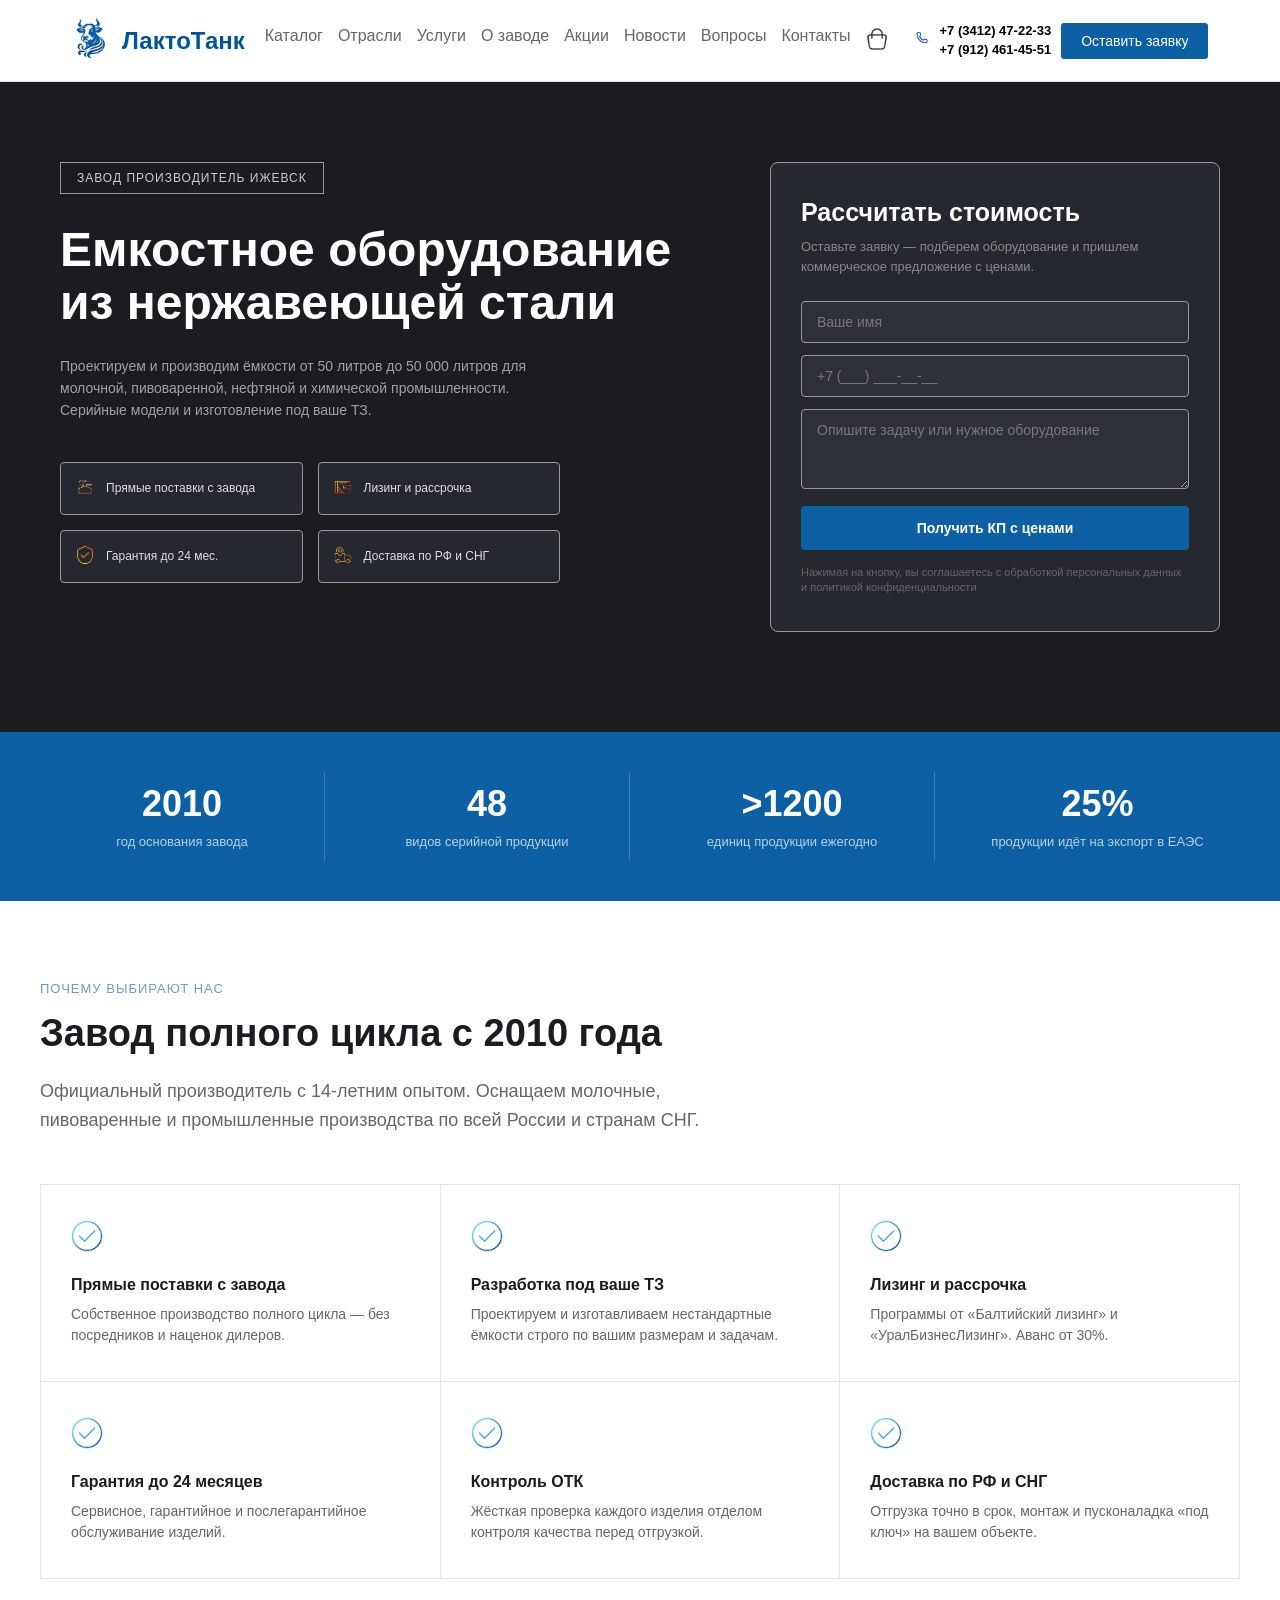
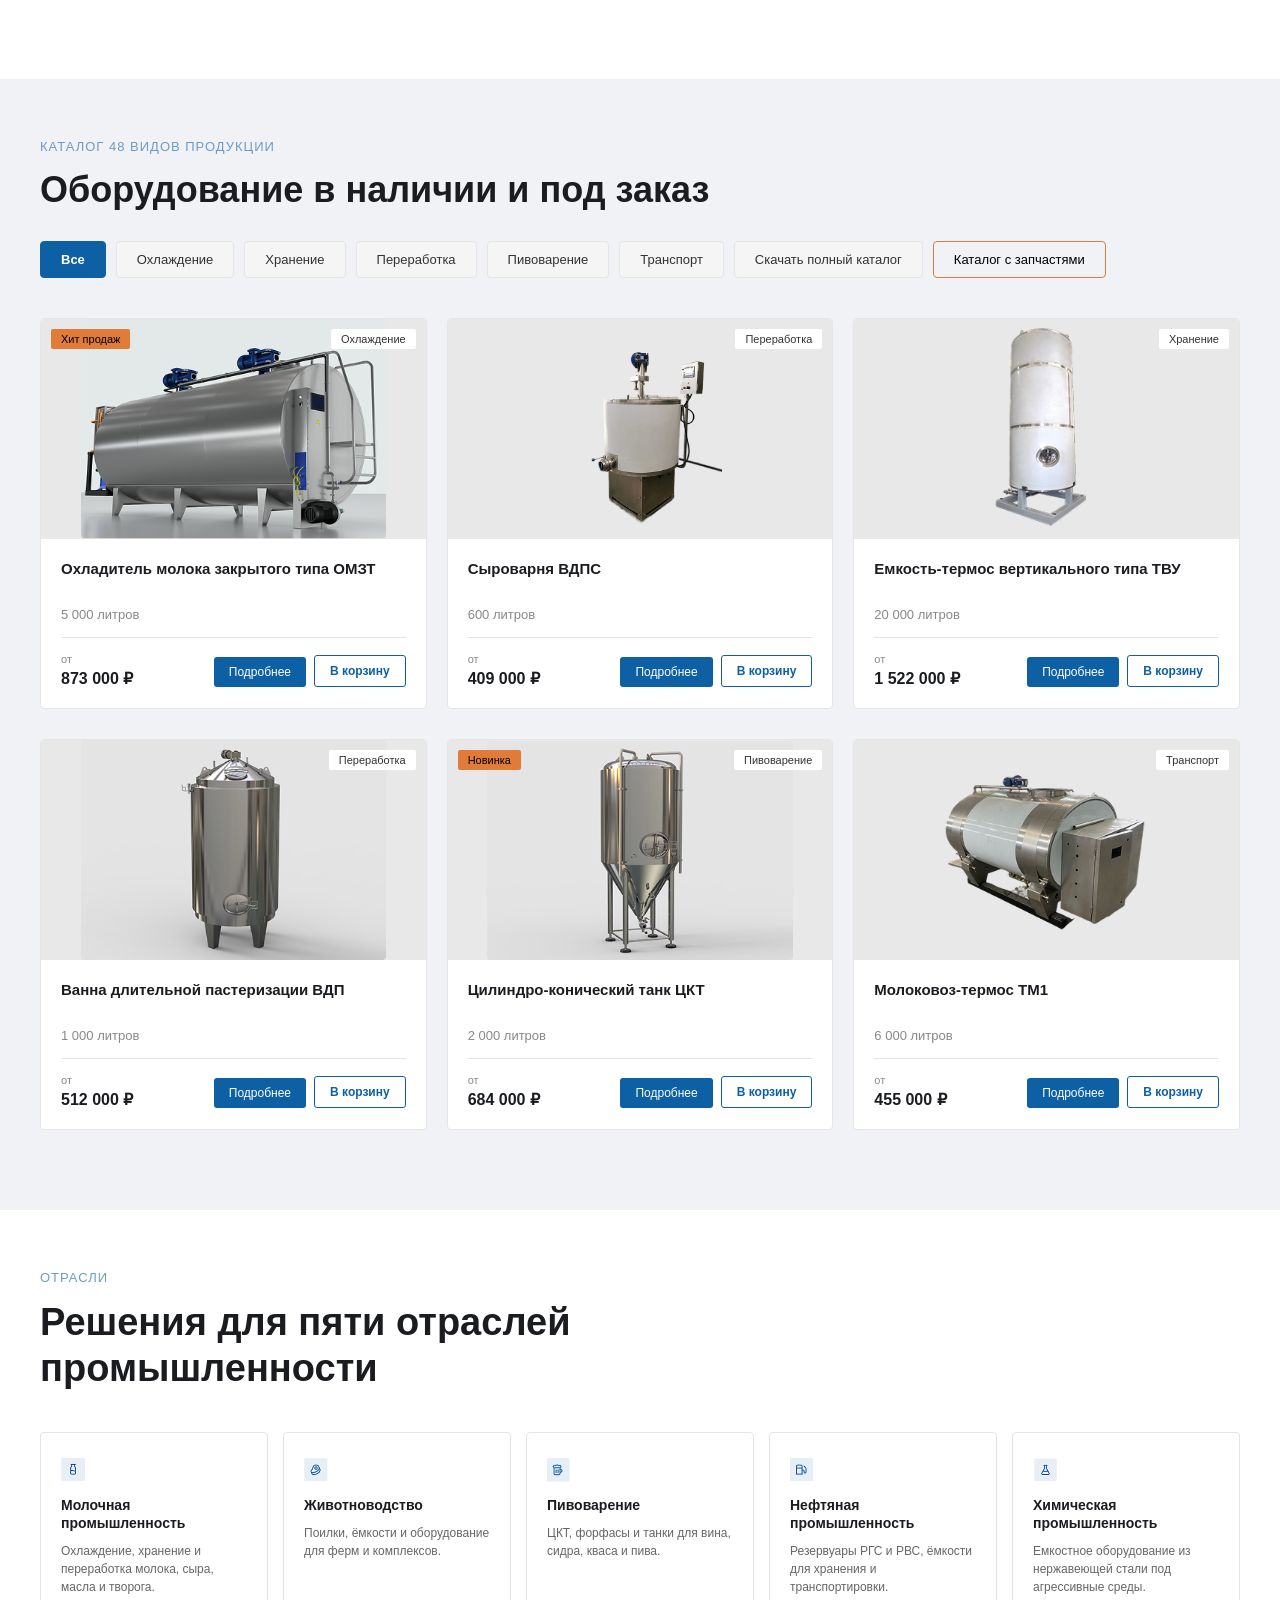
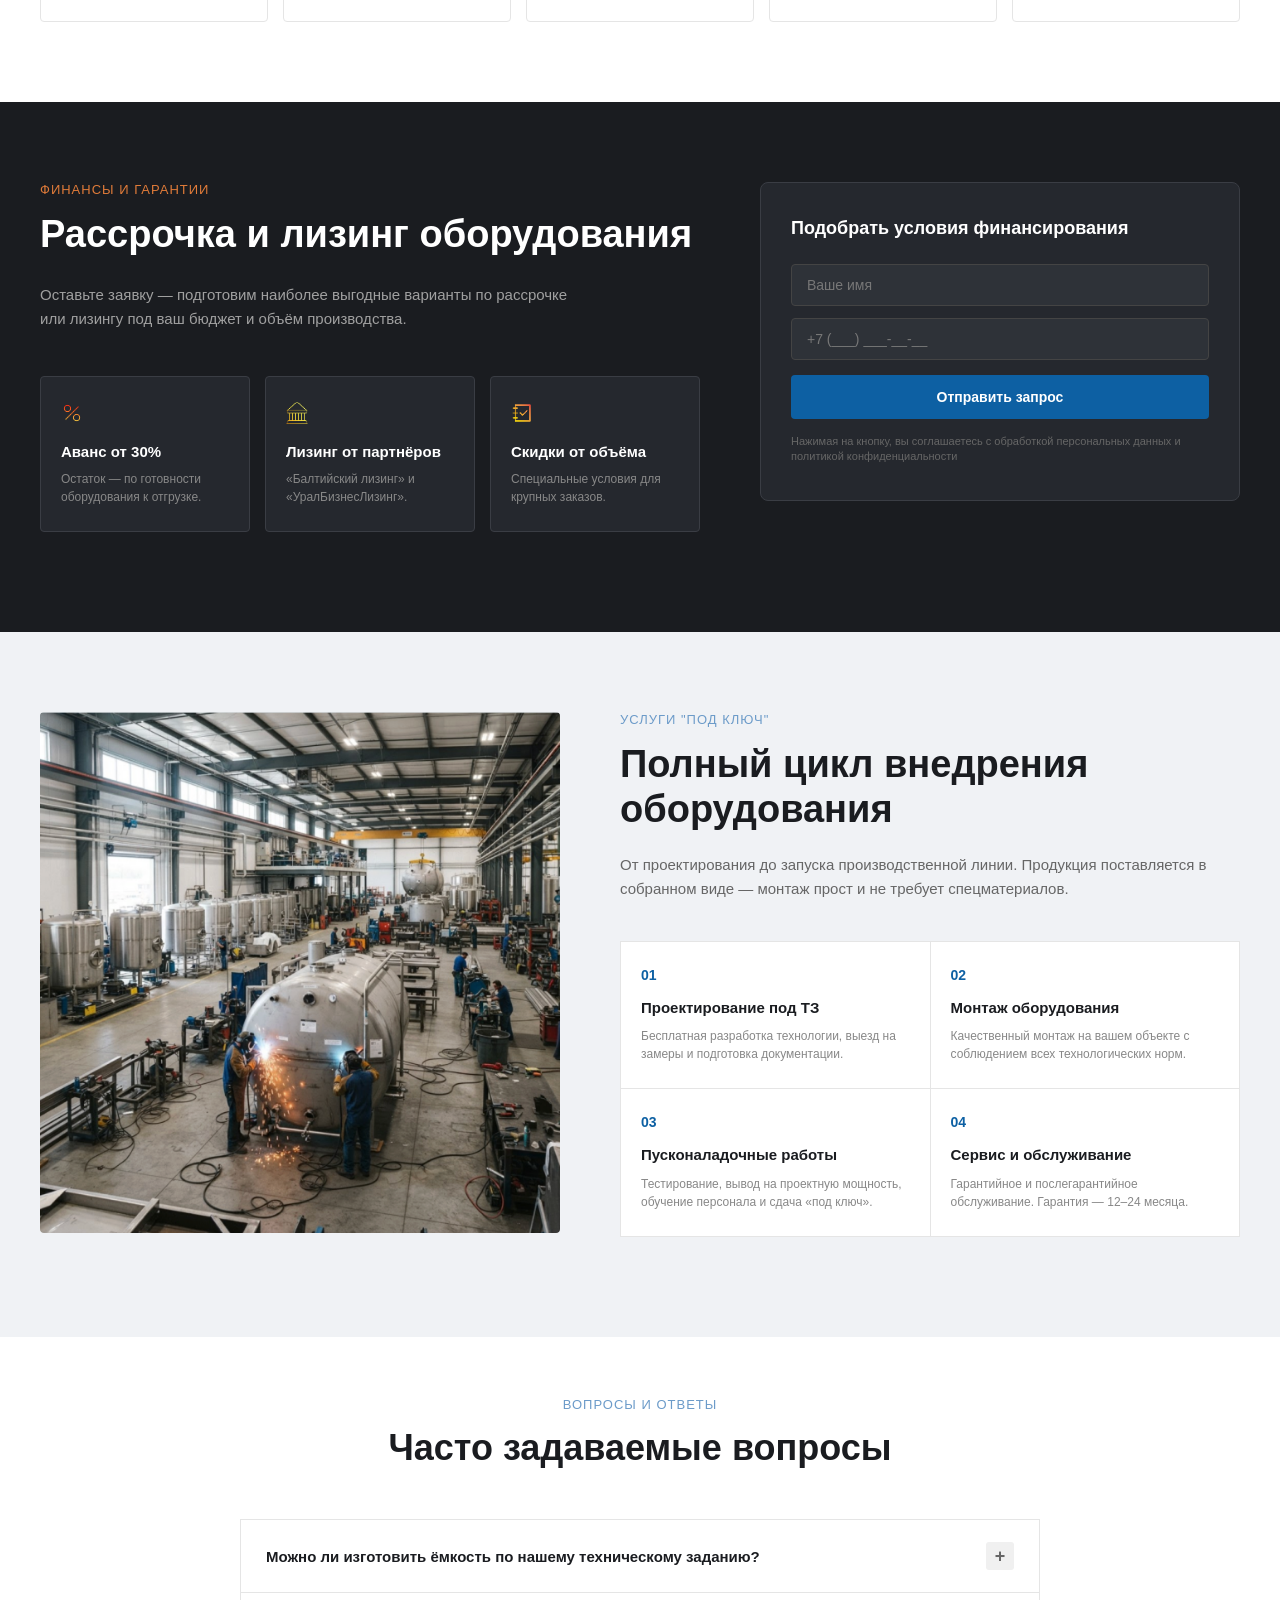
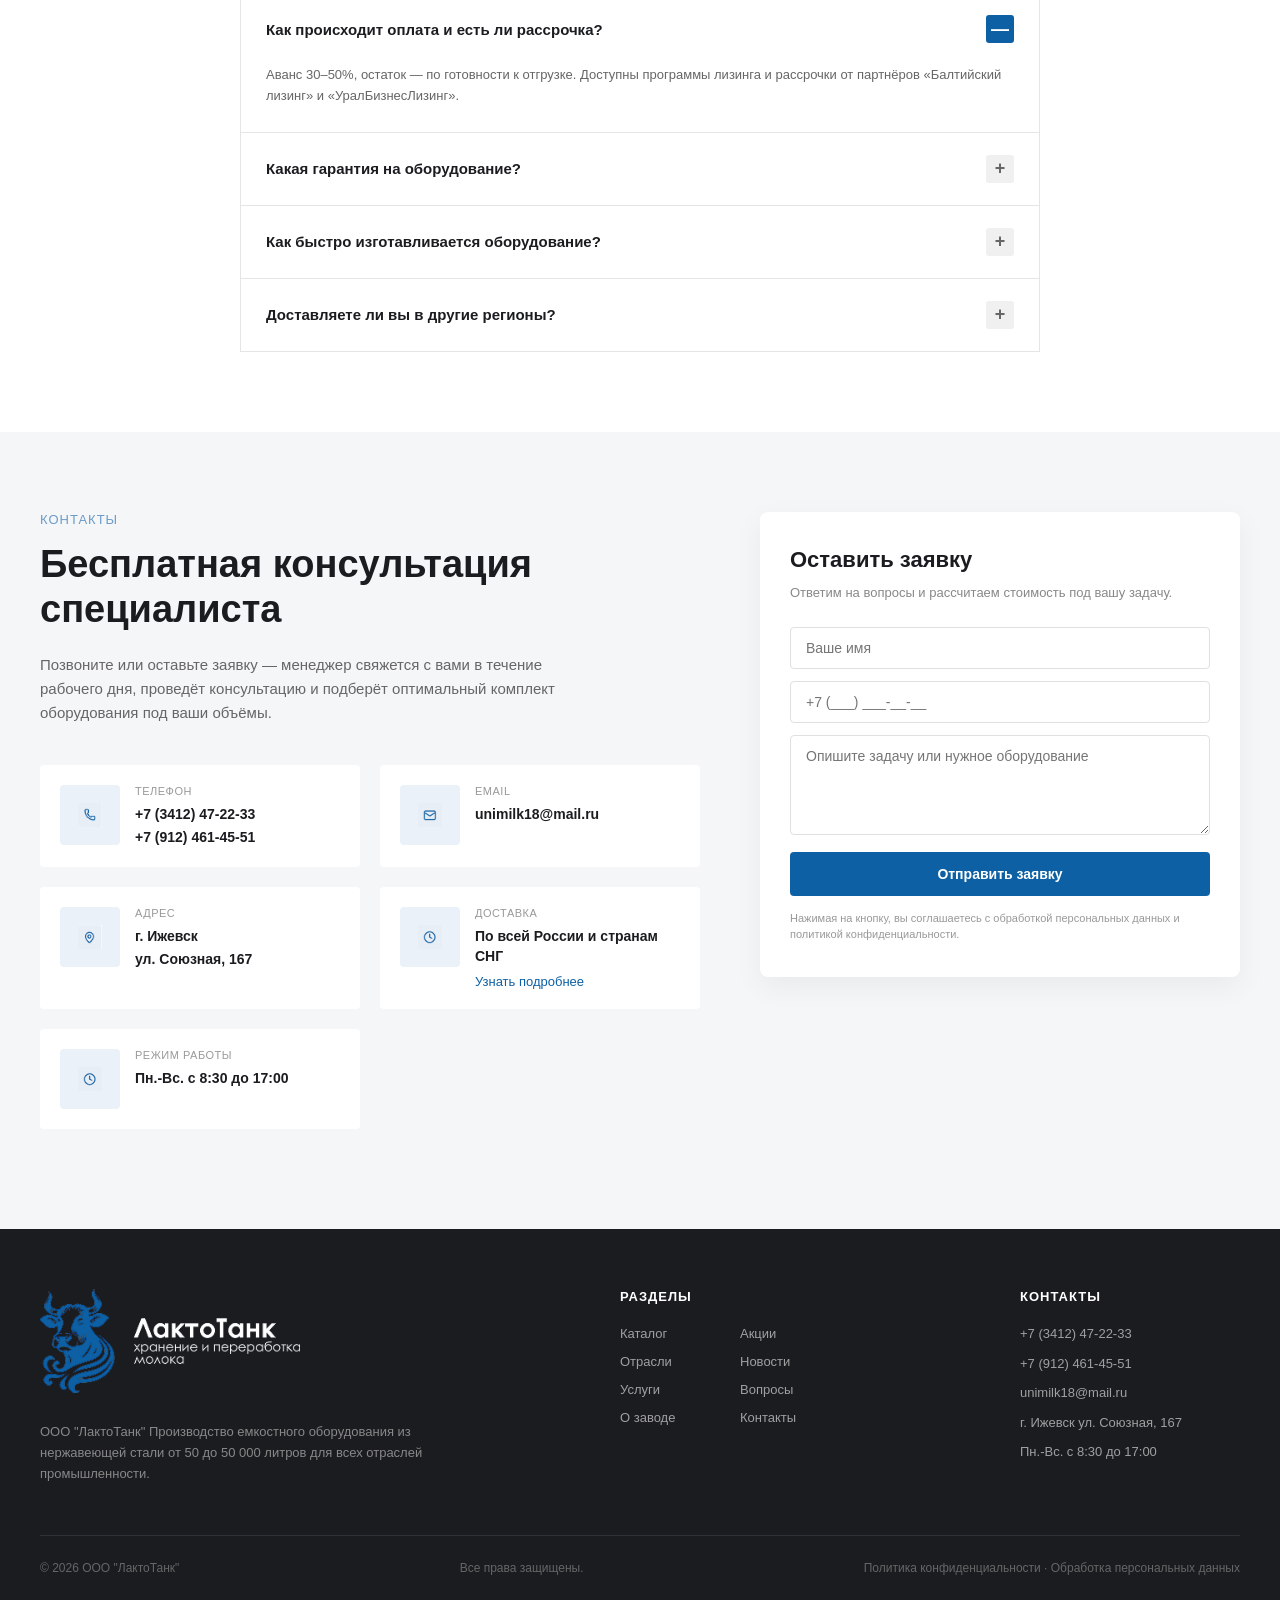
<file: лактотанкк/index.html>
<!DOCTYPE html>
<html lang="ru">
<head>
    <meta charset="UTF-8">
    <meta name="viewport" content="width=device-width, initial-scale=1.0">
    <title>Главная страница</title>
    <link rel="stylesheet" href="css/style.css">
</head>
<body>
    <div class="container">
        <header class="header">
            <div class="logo-section">
                <a href="#" class="logo-link">
                    <span class="logo-icon"><img src="img/лого.png" alt=""></span> 
                    <span class="logo-text">ЛактоТанк</span>
                </a>
            </div>
            <nav class="main-nav">
                <ul>
                    <li><a href="#catalog">Каталог</a></li>
                    <li><a href="#industries">Отрасли</a></li>
                    <li><a href="#services">Услуги</a></li>
                    <li><a href="factory.html">О заводе</a></li>
                    <li><a href="sale.html">Акции</a></li>
                    <li><a href="news.html">Новости</a></li>
                    <li><a href="#faq">Вопросы</a></li>
                    <li><a href="#contacts">Контакты</a></li>
                    <li><a href="basket.html"><img class="basket-img" src="img/корзина.png" alt=""></a></li>
                </ul>
            </nav>
            <div class="contact-section">
                <div class="phone-block">
                    <div class="phone-block">
                        <span class="phone-icon"><img src="img/phone.png" alt=""></span>
                        <div class="phone-numbers">
                            <a href="tel:+73412472233">+7 (3412) 47-22-33</a>
                            <a href="tel:+79124614551">+7 (912) 461-45-51</a>
                        </div>
                    </div>
                <a href="#" class="btn-request">Оставить заявку</a>
                </div>
            </div>
        </header>

        <section class="hero-section">
            <div class="container hero-container">
                <div class="hero-left">
                    <div class="hero-badge">ЗАВОД ПРОИЗВОДИТЕЛЬ ИЖЕВСК</div>
                    <h1 class="hero-title">Емкостное оборудование из нержавеющей стали</h1>
                    <p class="hero-desc">
                        Проектируем и производим ёмкости от 50 литров до 50 000 литров для молочной, пивоваренной, нефтяной и химической промышленности. Серийные модели и изготовление под ваше ТЗ.
                    </p>
                    <div class="heroo-features">
                        <div class="feature-cardd">
                            <span class="feature-iconn"><img src="img/завод.png" alt=""></span>
                            <span>Прямые поставки с завода</span>
                        </div>
                        <div class="feature-cardd">
                            <span class="feature-iconn"><img src="img/лизинг.png" alt=""></span>
                            <span>Лизинг и рассрочка</span>
                        </div>
                        <div class="feature-cardd">
                            <span class="feature-iconn"><img src="img/гарантия.png" alt=""></span>
                            <span>Гарантия до 24 мес.</span>
                        </div>
                        <div class="feature-cardd">
                            <span class="feature-iconn"><img src="img/доставка.png" alt=""></span>
                            <span>Доставка по РФ и СНГ</span>
                        </div>
                    </div>
                </div>
                <div class="hero-right">
                    <div class="form-wrapper">
                        <h2 class="form-title">Рассчитать стоимость</h2>
                        <p class="form-subtitle">Оставьте заявку — подберем оборудование и пришлем коммерческое предложение с ценами.</p>
                        <form action="#" class="hero-form">
                            <input type="text" placeholder="Ваше имя" required>
                            <input type="tel" placeholder="+7 (___) ___-__-__" required>
                            <textarea placeholder="Опишите задачу или нужное оборудование"></textarea>
                            <button type="submit" class="btn-submit">Получить КП с ценами</button>
                        </form>
                        <p class="form-privacy">
                            Нажимая на кнопку, вы соглашаетесь с обработкой персональных данных и политикой конфиденциальности
                        </p>
                    </div>
                </div>
            </div>
        </section>

        <section class="stats-section">
            <div class="stats-container">
                <div class="stat-item">
                    <div class="stat-number">2010</div>
                    <div class="stat-label">год основания завода</div>
                </div>
                <div class="stat-item">
                    <div class="stat-number">48</div>
                    <div class="stat-label">видов серийной продукции</div>
                </div>
                <div class="stat-item">
                    <div class="stat-number">&gt;1200</div>
                    <div class="stat-label">единиц продукции ежегодно</div>
                </div>
                <div class="stat-item">
                    <div class="stat-number">25%</div>
                    <div class="stat-label">продукции идёт на экспорт в ЕАЭС</div>
                </div>
            </div>
        </section>

        <section class="features-section">
            <div class="container features-container">
                <div class="features-header">
                    <div class="section-label">ПОЧЕМУ ВЫБИРАЮТ НАС</div>
                    <h2 class="section-title">Завод полного цикла с 2010 года</h2>
                    <p class="section-desc">
                        Официальный производитель с 14-летним опытом. Оснащаем молочные, пивоваренные и промышленные производства по всей России и странам СНГ.
                    </p>
                </div>
                <div class="features-grid">
                    <div class="feature-item">
                        <div class="feature-icon"><img src="img/галочка.png" alt=""></div>
                        <h3 class="feature-title">Прямые поставки с завода</h3>
                        <p class="feature-text">Собственное производство полного цикла — без посредников и наценок дилеров.</p>
                    </div>
                    <div class="feature-item">
                        <div class="feature-icon"><img src="img/галочка.png" alt=""></div>
                        <h3 class="feature-title">Разработка под ваше ТЗ</h3>
                        <p class="feature-text">Проектируем и изготавливаем нестандартные ёмкости строго по вашим размерам и задачам.</p>
                    </div>
                    <div class="feature-item">
                        <div class="feature-icon"><img src="img/галочка.png" alt=""></div>
                        <h3 class="feature-title">Лизинг и рассрочка</h3>
                        <p class="feature-text">Программы от «Балтийский лизинг» и «УралБизнесЛизинг». Аванс от 30%.</p>
                    </div>
                    <div class="feature-item">
                        <div class="feature-icon"><img src="img/галочка.png" alt=""></div>
                        <h3 class="feature-title">Гарантия до 24 месяцев</h3>
                        <p class="feature-text">Сервисное, гарантийное и послегарантийное обслуживание изделий.</p>
                    </div>
                    <div class="feature-item">
                        <div class="feature-icon"><img src="img/галочка.png" alt=""></div>
                        <h3 class="feature-title">Контроль ОТК</h3>
                        <p class="feature-text">Жёсткая проверка каждого изделия отделом контроля качества перед отгрузкой.</p>
                    </div>
                    <div class="feature-item">
                        <div class="feature-icon"><img src="img/галочка.png" alt=""></div>
                        <h3 class="feature-title">Доставка по РФ и СНГ</h3>
                        <p class="feature-text">Отгрузка точно в срок, монтаж и пусконаладка «под ключ» на вашем объекте.</p>
                    </div>
                </div>
            </div>
        </section>

        <section class="catalog-section" id="catalog">
            <div class="catalog-container">
                <div class="catalog-header">
                    <div class="catalog-label">КАТАЛОГ 48 ВИДОВ ПРОДУКЦИИ</div>
                    <h2 class="catalog-title">Оборудование в наличии и под заказ</h2>
                </div>
                <div class="catalog-filters">
                    <button class="filter-btn active" data-filter="all">Все</button>
                    <button class="filter-btn" data-filter="cooling">Охлаждение</button>
                    <button class="filter-btn" data-filter="storage">Хранение</button>
                    <button class="filter-btn" data-filter="processing">Переработка</button>
                    <button class="filter-btn" data-filter="brewing">Пивоварение</button>
                    <button class="filter-btn" data-filter="transport">Транспорт</button>
                    <button class="filter-btn">Скачать полный каталог</button>
                    <button class="filter-btn filter-btn-outline"><a href="partscatalog.html">Каталог с запчастями</a></button>
                </div>
                <div class="catalog-grid" id="catalogGrid">
                    <div class="product-card" data-category="cooling">
                        <div class="product-image-wrapper">
                            <img src="img/охладитель.png" alt="Охладитель молока">
                            <span class="product-badge badge-hit">Хит продаж</span>
                            <span class="product-category">Охлаждение</span>
                        </div>
                        <div class="product-info">
                            <h3 class="product-name">Охладитель молока закрытого типа ОМЗТ</h3>
                            <p class="product-volume">5 000 литров</p>
                            <hr class="product-divider">
                            <div class="product-bottom">
                                <div class="product-price-block">
                                    <span class="price-label">от</span>
                                    <span class="product-price">873 000 ₽</span>
                                </div>
                                <div class="product-buttons">
                                    <a href="index2.html" class="btn-more">Подробнее</a>
                                    <button class="btn-add-cart" data-id="1" data-name="Охладитель молока ОМЗТ" data-price="873000" data-image="img/охладитель.png">В корзину</button>
                                </div>
                            </div>
                        </div>
                    </div>
                    <div class="product-card" data-category="processing">
                        <div class="product-image-wrapper">
                            <img src="img/сыроварня.png" alt="Сыроварня">
                            <span class="product-category">Переработка</span>
                        </div>
                        <div class="product-info">
                            <h3 class="product-name">Сыроварня ВДПС</h3>
                            <p class="product-volume">600 литров</p>
                            <hr class="product-divider">
                            <div class="product-bottom">
                                <div class="product-price-block">
                                    <span class="price-label">от</span>
                                    <span class="product-price">409 000 ₽</span>
                                </div>
                                <div class="product-buttons">
                                    <a href="#" class="btn-more">Подробнее</a>
                                    <button class="btn-add-cart" data-id="2" data-name="Сыроварня ВДПС" data-price="409000" data-image="img/сыроварня.png">В корзину</button>
                                </div>
                            </div>
                        </div>
                    </div>
                    <div class="product-card" data-category="storage">
                        <div class="product-image-wrapper">
                            <img src="img/емкость.png" alt="Термос">
                            <span class="product-category">Хранение</span>
                        </div>
                        <div class="product-info">
                            <h3 class="product-name">Емкость-термос вертикального типа ТВУ</h3>
                            <p class="product-volume">20 000 литров</p>
                            <hr class="product-divider">
                            <div class="product-bottom">
                                <div class="product-price-block">
                                    <span class="price-label">от</span>
                                    <span class="product-price">1 522 000 ₽</span>
                                </div>
                                <div class="product-buttons">
                                    <a href="#" class="btn-more">Подробнее</a>
                                    <button class="btn-add-cart" data-id="3" data-name="Емкость-термос ТВУ" data-price="1522000" data-image="img/емкость.png">В корзину</button>
                                </div>
                            </div>
                        </div>
                    </div>
                    <div class="product-card" data-category="processing">
                        <div class="product-image-wrapper">
                            <img src="img/ванна.png" alt="Ванна пастеризации">
                            <span class="product-category">Переработка</span>
                        </div>
                        <div class="product-info">
                            <h3 class="product-name">Ванна длительной пастеризации ВДП</h3>
                            <p class="product-volume">1 000 литров</p>
                            <hr class="product-divider">
                            <div class="product-bottom">
                                <div class="product-price-block">
                                    <span class="price-label">от</span>
                                    <span class="product-price">512 000 ₽</span>
                                </div>
                                <div class="product-buttons">
                                    <a href="#" class="btn-more">Подробнее</a>
                                    <button class="btn-add-cart" data-id="4" data-name="Ванна пастеризации ВДП" data-price="512000" data-image="img/ванна.png">В корзину</button>
                                </div>
                            </div>
                        </div>
                    </div>
                    <div class="product-card" data-category="brewing">
                        <div class="product-image-wrapper">
                            <img src="img/танк.png" alt="ЦКТ">
                            <span class="product-badge badge-new">Новинка</span>
                            <span class="product-category">Пивоварение</span>
                        </div>
                        <div class="product-info">
                            <h3 class="product-name">Цилиндро-конический танк ЦКТ</h3>
                            <p class="product-volume">2 000 литров</p>
                            <hr class="product-divider">
                            <div class="product-bottom">
                                <div class="product-price-block">
                                    <span class="price-label">от</span>
                                    <span class="product-price">684 000 ₽</span>
                                </div>
                                <div class="product-buttons">
                                    <a href="#" class="btn-more">Подробнее</a>
                                    <button class="btn-add-cart" data-id="5" data-name="Цилиндро-конический танк ЦКТ" data-price="684000" data-image="img/танк.png">В корзину</button>
                                </div>
                            </div>
                        </div>
                    </div>
                    <div class="product-card" data-category="transport">
                        <div class="product-image-wrapper">
                            <img src="img/моловоз.png" alt="Молоковоз">
                            <span class="product-category">Транспорт</span>
                        </div>
                        <div class="product-info">
                            <h3 class="product-name">Молоковоз-термос ТМ1</h3>
                            <p class="product-volume">6 000 литров</p>
                            <hr class="product-divider">
                            <div class="product-bottom">
                                <div class="product-price-block">
                                    <span class="price-label">от</span>
                                    <span class="product-price">455 000 ₽</span>
                                </div>
                                <div class="product-buttons">
                                    <a href="#" class="btn-more">Подробнее</a>
                                    <button class="btn-add-cart" data-id="6" data-name="Молоковоз-термос ТМ1" data-price="455000" data-image="img/моловоз.png">В корзину</button>
                                </div>
                            </div>
                        </div>
                    </div>
                </div>
            </div>
        </section>

        <section class="industries-section" id="industries">
            <div class="container industries-container">
                <div class="industries-header">
                    <div class="section-label">ОТРАСЛИ</div>
                    <h2 class="section-title">Решения для пяти отраслей промышленности</h2>
                </div>
                <div class="industries-grid">
                    <div class="industry-card">
                        <div class="industry-icon"><img src="img/молочная пром.png" alt=""></div>
                        <h3 class="industry-title">Молочная промышленность</h3>
                        <p class="industry-text">Охлаждение, хранение и переработка молока, сыра, масла и творога.</p>
                    </div>
                    <div class="industry-card">
                        <div class="industry-icon"><img src="img/животноводство.png" alt=""></div>
                        <h3 class="industry-title">Животноводство</h3>
                        <p class="industry-text">Поилки, ёмкости и оборудование для ферм и комплексов.</p>
                    </div>
                    <div class="industry-card">
                        <div class="industry-icon"><img src="img/пивоварня.png" alt=""></div>
                        <h3 class="industry-title">Пивоварение</h3>
                        <p class="industry-text">ЦКТ, форфасы и танки для вина, сидра, кваса и пива.</p>
                    </div>
                    <div class="industry-card">
                        <div class="industry-icon"><img src="img/нефть.png" alt=""></div>
                        <h3 class="industry-title">Нефтяная промышленность</h3>
                        <p class="industry-text">Резервуары РГС и РВС, ёмкости для хранения и транспортировки.</p>
                    </div>
                    <div class="industry-card">
                        <div class="industry-icon"><img src="img/химия.png" alt=""></div>
                        <h3 class="industry-title">Химическая промышленность</h3>
                        <p class="industry-text">Емкостное оборудование из нержавеющей стали под агрессивные среды.</p>
                    </div>
                </div>
            </div>
        </section>

        <section class="finance-section">
            <div class="container finance-container">
                <div class="finance-left">
                    <div class="finance-label">ФИНАНСЫ И ГАРАНТИИ</div>
                    <h2 class="finance-title">Рассрочка и лизинг оборудования</h2>
                    <p class="finance-desc">
                        Оставьте заявку — подготовим наиболее выгодные варианты по рассрочке или лизингу под ваш бюджет и объём производства.
                    </p>
                    <div class="finance-features">
                        <div class="finance-card">
                            <div class="finance-card-icon"><img src="img/процент.png" alt=""></div>
                            <h3 class="finance-card-title">Аванс от 30%</h3>
                            <p class="finance-card-text">Остаток — по готовности оборудования к отгрузке.</p>
                        </div>
                        <div class="finance-card">
                            <div class="finance-card-icon"><img src="img/лизинг2.png" alt=""></div>
                            <h3 class="finance-card-title">Лизинг от партнёров</h3>
                            <p class="finance-card-text">«Балтийский лизинг» и «УралБизнесЛизинг».</p>
                        </div>
                        <div class="finance-card">
                            <div class="finance-card-icon"><img src="img/скидки.png" alt=""></div>
                            <h3 class="finance-card-title">Скидки от объёма</h3>
                            <p class="finance-card-text">Специальные условия для крупных заказов.</p>
                        </div>
                    </div>
                </div>
                <div class="finance-right">
                    <div class="finance-form-wrapper">
                        <h3 class="finance-form-title">Подобрать условия финансирования</h3>
                        <form action="#" class="finance-form">
                            <div class="finance-form-row">
                                <input type="text" placeholder="Ваше имя" required>
                                <input type="tel" placeholder="+7 (___) ___-__-__" required>
                            </div>
                            <button type="submit" class="btn-finance-submit">Отправить запрос</button>
                        </form>
                        <p class="finance-privacy">
                            Нажимая на кнопку, вы соглашаетесь с обработкой персональных данных и политикой конфиденциальности
                        </p>
                    </div>
                </div>
            </div>
        </section>

        <section class="services-section" id="services">
            <div class="container services-container">
                <div class="services-image">
                    <img src="img/услуги.png" alt="Производство ЛактоТанк">
                </div>
                <div class="services-content">
                    <div class="services-label">УСЛУГИ "ПОД КЛЮЧ"</div>
                    <h2 class="services-title">Полный цикл внедрения оборудования</h2>
                    <p class="services-desc">
                        От проектирования до запуска производственной линии. Продукция поставляется в собранном виде — монтаж прост и не требует спецматериалов.
                    </p>
                    <div class="services-grid">
                        <div class="service-step active">
                            <div class="step-number">01</div>
                            <h3 class="step-title">Проектирование под ТЗ</h3>
                            <p class="step-text">Бесплатная разработка технологии, выезд на замеры и подготовка документации.</p>
                        </div>
                        <div class="service-step">
                            <div class="step-number">02</div>
                            <h3 class="step-title">Монтаж оборудования</h3>
                            <p class="step-text">Качественный монтаж на вашем объекте с соблюдением всех технологических норм.</p>
                        </div>
                        <div class="service-step">
                            <div class="step-number">03</div>
                            <h3 class="step-title">Пусконаладочные работы</h3>
                            <p class="step-text">Тестирование, вывод на проектную мощность, обучение персонала и сдача «под ключ».</p>
                        </div>
                        <div class="service-step">
                            <div class="step-number">04</div>
                            <h3 class="step-title">Сервис и обслуживание</h3>
                            <p class="step-text">Гарантийное и послегарантийное обслуживание. Гарантия — 12–24 месяца.</p>
                        </div>
                    </div>
                </div>
            </div>
        </section>

        <section class="faq-section" id="faq">
            <div class="container faq-container">
                <div class="faq-header">
                    <div class="faq-label">ВОПРОСЫ И ОТВЕТЫ</div>
                    <h2 class="faq-title">Часто задаваемые вопросы</h2>
                </div>
                <div class="faq-list">
                    <details class="faq-item">
                        <summary class="faq-question">
                            <span>Можно ли изготовить ёмкость по нашему техническому заданию?</span>
                            <span class="faq-toggle">+</span>
                        </summary>
                        <div class="faq-answer">
                            <p>Да, мы разрабатываем и производим нестандартные ёмкости строго по вашим размерам и задачам. Пришлите ТЗ — и мы подготовим коммерческое предложение.</p>
                        </div>
                    </details>
                    <details class="faq-item" open>
                        <summary class="faq-question">
                            <span>Как происходит оплата и есть ли рассрочка?</span>
                            <span class="faq-toggle">+</span>
                        </summary>
                        <div class="faq-answer">
                            <p>Аванс 30–50%, остаток — по готовности к отгрузке. Доступны программы лизинга и рассрочки от партнёров «Балтийский лизинг» и «УралБизнесЛизинг».</p>
                        </div>
                    </details>
                    <details class="faq-item">
                        <summary class="faq-question">
                            <span>Какая гарантия на оборудование?</span>
                            <span class="faq-toggle">+</span>
                        </summary>
                        <div class="faq-answer">
                            <p>Гарантия на всё оборудование — от 12 до 24 месяцев в зависимости от типа изделия. Также доступно послегарантийное обслуживание.</p>
                        </div>
                    </details>
                    <details class="faq-item">
                        <summary class="faq-question">
                            <span>Как быстро изготавливается оборудование?</span>
                            <span class="faq-toggle">+</span>
                        </summary>
                        <div class="faq-answer">
                            <p>Серийные модели — от 2 до 4 недель. Нестандартные изделия под ТЗ — от 6 до 10 недель в зависимости от сложности.</p>
                        </div>
                    </details>
                    <details class="faq-item">
                        <summary class="faq-question">
                            <span>Доставляете ли вы в другие регионы?</span>
                            <span class="faq-toggle">+</span>
                        </summary>
                        <div class="faq-answer">
                            <p>Да, мы доставляем оборудование по всей России и странам СНГ. Отгрузка осуществляется точно в срок, возможен монтаж и пусконаладка «под ключ» на вашем объекте.</p>
                        </div>
                    </details>
                </div>
            </div>
        </section>

        <section class="contacts-section" id="contacts">
            <div class="container contacts-container">
                <div class="contacts-left">
                    <div class="contacts-label">КОНТАКТЫ</div>
                    <h2 class="contacts-title">Бесплатная консультация специалиста</h2>
                    <p class="contacts-desc">
                        Позвоните или оставьте заявку — менеджер свяжется с вами в течение рабочего дня, проведёт консультацию и подберёт оптимальный комплект оборудования под ваши объёмы.
                    </p>
                    <div class="contacts-grid">
                        <div class="contact-card">
                            <div class="contact-icon"><img src="img/трубка.png" alt=""></div>
                            <div class="contact-info">
                                <div class="contact-card-label">ТЕЛЕФОН</div>
                                <a href="tel:+73412472233" class="contact-card-value">+7 (3412) 47-22-33</a>
                                <a href="tel:+79124614551" class="contact-card-value">+7 (912) 461-45-51</a>
                            </div>
                        </div>
                        <div class="contact-card">
                            <div class="contact-icon"><img src="img/почта.png" alt=""></div>
                            <div class="contact-info">
                                <div class="contact-card-label">EMAIL</div>
                                <a href="mailto:unimilk18@mail.ru" class="contact-card-value">unimilk18@mail.ru</a>
                            </div>
                        </div>
                        <div class="contact-card">
                            <div class="contact-icon"><img src="img/карта.png" alt=""></div>
                            <div class="contact-info">
                                <div class="contact-card-label">АДРЕС</div>
                                <div class="contact-card-value">г. Ижевск</div>
                                <div class="contact-card-value">ул. Союзная, 167</div>
                            </div>
                        </div>
                        <div class="contact-card">
                            <div class="contact-icon"><img src="img/время.png" alt=""></div>
                            <div class="contact-info">
                                <div class="contact-card-label">ДОСТАВКА</div>
                                <div class="contact-card-value">По всей России и странам СНГ</div>
                                <a href="delivery.html" class="contact-card-link">Узнать подробнее</a>
                            </div>
                        </div>
                        <div class="contact-card">
                            <div class="contact-icon"><img src="img/время.png" alt=""></div>
                            <div class="contact-info">
                                <div class="contact-card-label">РЕЖИМ РАБОТЫ</div>
                                <div class="contact-card-value">Пн.-Вс. с 8:30 до 17:00</div>
                            </div>
                        </div>
                    </div>
                </div>
                <div class="contacts-right">
                    <div class="contacts-form-wrapper">
                        <h3 class="contacts-form-title">Оставить заявку</h3>
                        <p class="contacts-form-subtitle">Ответим на вопросы и рассчитаем стоимость под вашу задачу.</p>
                        <form action="#" class="contacts-form">
                            <input type="text" placeholder="Ваше имя" required>
                            <input type="tel" placeholder="+7 (___) ___-__-__" required>
                            <textarea placeholder="Опишите задачу или нужное оборудование"></textarea>
                            <button type="submit" class="btn-contacts-submit">Отправить заявку</button>
                        </form>
                        <p class="contacts-privacy">
                            Нажимая на кнопку, вы соглашаетесь с обработкой персональных данных и политикой конфиденциальности.
                        </p>
                    </div>
                </div>
            </div>
        </section>

        <footer class="footer">
            <div class="footer-container">
                <div class="footer-top">
                    <div class="footer-col footer-col-brand">
                        <a href="#" class="footer-logo">
                            <img src="img/лого унимилк новое 4 (2).png" alt="Логотип">
                        </a>
                        <p class="footer-desc">
                            ООО "ЛактоТанк" Производство емкостного оборудования из нержавеющей стали от 50 до 50 000 литров для всех отраслей промышленности.
                        </p>
                    </div>
                    <div class="footer-col footer-col-nav">
                        <h4 class="footer-title">РАЗДЕЛЫ</h4>
                        <ul class="footer-nav-list">
                            <li><a href="index.html#catalog">Каталог</a></li>
                            <li><a href="sale.html">Акции</a></li>
                            <li><a href="#industries">Отрасли</a></li>
                            <li><a href="news.html">Новости</a></li>
                            <li><a href="#services">Услуги</a></li>
                            <li><a href="#faq">Вопросы</a></li>
                            <li><a href="factory.html">О заводе</a></li>
                            <li><a href="#contacts">Контакты</a></li>
                        </ul>
                    </div>
                    <div class="footer-col footer-col-contacts">
                        <h4 class="footer-title">КОНТАКТЫ</h4>
                        <div class="footer-contact-item"><a href="tel:+73412472233">+7 (3412) 47-22-33</a></div>
                        <div class="footer-contact-item"><a href="tel:+79124614551">+7 (912) 461-45-51</a></div>
                        <div class="footer-contact-item"><a href="mailto:unimilk18@mail.ru">unimilk18@mail.ru</a></div>
                        <div class="footer-contact-item">г. Ижевск ул. Союзная, 167</div>
                        <div class="footer-contact-item">Пн.-Вс. с 8:30 до 17:00</div>
                    </div>
                </div>
                <div class="footer-bottom">
                    <div class="footer-copyright">© 2026 ООО "ЛактоТанк"</div>
                    <div class="footer-rights">Все права защищены.</div>
                    <div class="footer-legal">
                        <a href="#">Политика конфиденциальности</a> · <a href="#">Обработка персональных данных</a>
                    </div>
                </div>
            </div>
        </footer>
    </div>

    <script>
    // ===== ФИЛЬТРЫ КАТАЛОГА =====
    document.addEventListener('DOMContentLoaded', function() {
        var filterButtons = document.querySelectorAll('.filter-btn[data-filter]');
        var productCards = document.querySelectorAll('.product-card');
        if (productCards.length === 0) return;
        filterButtons.forEach(function(button) {
            button.addEventListener('click', function() {
                filterButtons.forEach(function(btn) { btn.classList.remove('active'); });
                this.classList.add('active');
                var filterValue = this.getAttribute('data-filter');
                productCards.forEach(function(card) {
                    var category = card.getAttribute('data-category');
                    if (filterValue === 'all' || category === filterValue) {
                        card.style.display = '';
                    } else {
                        card.style.display = 'none';
                    }
                });
            });
        });
    });

   // ===== ДОБАВЛЕНИЕ В КОРЗИНУ + ПЕРЕХОД =====
document.addEventListener('DOMContentLoaded', function() {
    var addButtons = document.querySelectorAll('.btn-add-cart');
    
    addButtons.forEach(function(button) {
        
        // Функция добавления (выносим отдельно)
        function addToCart(e) {
            e.preventDefault();
            
            // 1. Сохраняем товар
            var product = {
                id: button.getAttribute('data-id'),
                name: button.getAttribute('data-name'),
                price: parseInt(button.getAttribute('data-price')),
                image: button.getAttribute('data-image'),
                qty: 1
            };
            var cart = JSON.parse(localStorage.getItem('cart')) || [];
            var existing = cart.find(function(item) { return item.id === product.id; });
            if (existing) {
                existing.qty += 1;
            } else {
                cart.push(product);
            }
            localStorage.setItem('cart', JSON.stringify(cart));
            
            // 2. Меняем текст
            button.textContent = '✓ Добавлено';
            button.style.backgroundColor = '#28a745';
            button.style.color = '#fff';
            
            // 3. Убираем старый обработчик — БОЛЬШЕ НЕ ДОБАВЛЯЕТ
            button.removeEventListener('click', addToCart);
            
            // 4. Через 1.5 сек делаем "Перейти в корзину"
            setTimeout(function() {
                button.textContent = 'Перейти в корзину';
                button.style.backgroundColor = '#0D60A3';
                button.style.color = '#fff';
                button.style.borderColor = '#0D60A3';
                
                // Вешаем новый обработчик — переход
                button.addEventListener('click', goToCart);
            }, 1500);
        }
        
        // Функция перехода
        function goToCart(e) {
            e.preventDefault();
            window.location.href = 'basket.html';
        }
        
        // Первый клик — добавление
        button.addEventListener('click', addToCart);
    });
});

    </script>

</body>
</html>
</file>
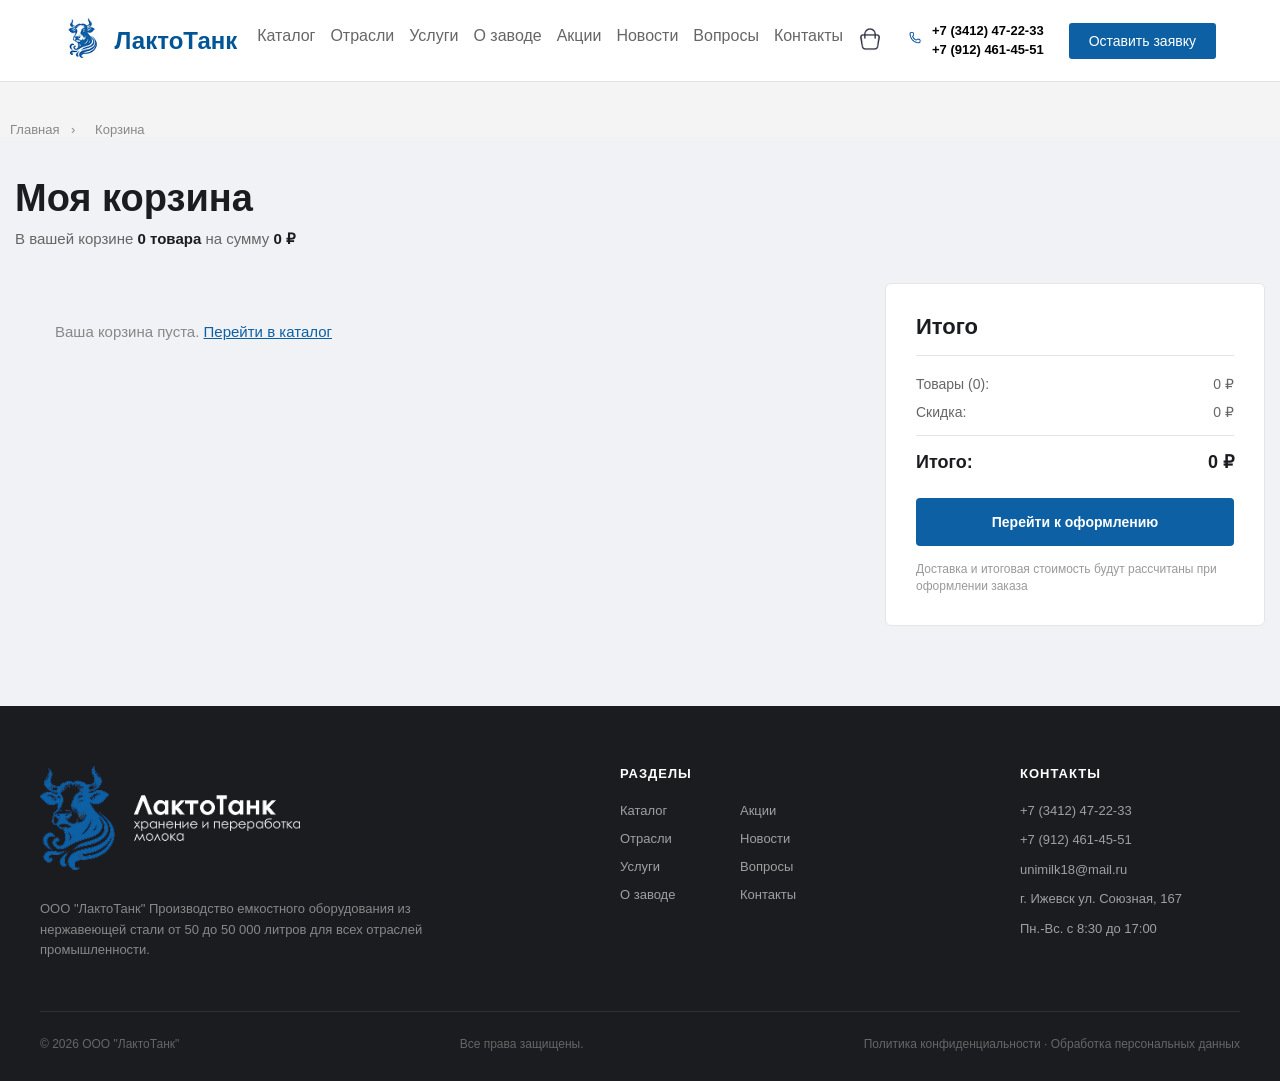
<file: лактотанкк/basket.html>
<!DOCTYPE html>
<html lang="ru">
<head>
    <meta charset="UTF-8">
    <meta name="viewport" content="width=device-width, initial-scale=1.0">
    <title>Корзина — ЛактоТанк</title>
    <link rel="stylesheet" href="css/style.css">
</head>
<body>
    <header class="header">
        <div class="logo-section">
            <a href="index.html" class="logo-link">
                <span class="logo-icon"><img src="img/лого.png" alt="Логотип"></span>
                <span class="logo-text">ЛактоТанк</span>
            </a>
        </div>
        <nav class="main-nav">
            <ul>
                <li><a href="index.html#catalog">Каталог</a></li>
                <li><a href="index.html#industries">Отрасли</a></li>
                <li><a href="index.html#services">Услуги</a></li>
                <li><a href="factory.html">О заводе</a></li>
                <li><a href="sale.html">Акции</a></li>
                <li><a href="news.html">Новости</a></li>
                <li><a href="index.html#faq">Вопросы</a></li>
                <li><a href="index.html#contacts">Контакты</a></li>
                <li><a href="basket.html"><img class="basket-img" src="img/корзина.png" alt=""></a></li>
            </ul>
        </nav>
        <div class="contact-section">
            <div class="phone-block">
                <span class="phone-icon"><img src="img/phone.png" alt="Телефон"></span>
                <div class="phone-numbers">
                    <a href="tel:+73412472233">+7 (3412) 47-22-33</a>
                    <a href="tel:+79124614551">+7 (912) 461-45-51</a>
                </div>
            </div>
            <a href="#" class="btn-request">Оставить заявку</a>
        </div>
    </header>

    <div class="container cart-breadcrumbs-container">
        <div class="cart-breadcrumbs">
            <a href="index.html">Главная</a>
            <span>›</span>
            <span>Корзина</span>
        </div>
    </div>

    <section class="cart-section">
        <div class="cart-container">
            <h1 class="cart-title">Моя корзина</h1>
            <p class="cart-subtitle">
                В вашей корзине <strong id="cartCount">0 товаров</strong> на сумму <strong id="cartTotal">0 ₽</strong>
            </p>

            <div class="cart-layout">
                <div class="cart-items" id="cartItems">
                    <!-- Товары отрисуются скриптом -->
                </div>

                <div class="cart-summary">
                    <div class="cart-summary-wrapper">
                        <h2 class="cart-summary-title">Итого</h2>
                        <div class="cart-summary-row">
                            <span id="summaryLabel">Товары (0):</span>
                            <span id="summarySum">0 ₽</span>
                        </div>
                        <div class="cart-summary-row">
                            <span>Скидка:</span>
                            <span>0 ₽</span>
                        </div>
                        <div class="cart-summary-row cart-summary-total">
                            <span>Итого:</span>
                            <span id="summaryTotal">0 ₽</span>
                        </div>
                        <a href="checkout.html" class="btn-cart-checkout">Перейти к оформлению</a>
                        <p class="cart-summary-note">
                            Доставка и итоговая стоимость будут рассчитаны при оформлении заказа
                        </p>
                    </div>
                </div>
            </div>
        </div>
    </section>

    <footer class="footer">
        <div class="footer-container">
            <div class="footer-top">
                <div class="footer-col footer-col-brand">
                    <a href="#" class="footer-logo">
                        <img src="img/лого унимилк новое 4 (2).png" alt="Логотип">
                    </a>
                    <p class="footer-desc">
                        ООО "ЛактоТанк" Производство емкостного оборудования из нержавеющей стали от 50 до 50 000 литров для всех отраслей промышленности.
                    </p>
                </div>
                <div class="footer-col footer-col-nav">
                    <h4 class="footer-title">РАЗДЕЛЫ</h4>
                    <ul class="footer-nav-list">
                        <li><a href="#">Каталог</a></li>
                        <li><a href="sale.html">Акции</a></li>
                        <li><a href="#">Отрасли</a></li>
                        <li><a href="news.html">Новости</a></li>
                        <li><a href="#">Услуги</a></li>
                        <li><a href="#">Вопросы</a></li>
                        <li><a href="factory.html">О заводе</a></li>
                        <li><a href="#">Контакты</a></li>
                    </ul>
                </div>
                <div class="footer-col footer-col-contacts">
                    <h4 class="footer-title">КОНТАКТЫ</h4>
                    <div class="footer-contact-item"><a href="tel:+73412472233">+7 (3412) 47-22-33</a></div>
                    <div class="footer-contact-item"><a href="tel:+79124614551">+7 (912) 461-45-51</a></div>
                    <div class="footer-contact-item"><a href="mailto:unimilk18@mail.ru">unimilk18@mail.ru</a></div>
                    <div class="footer-contact-item">г. Ижевск ул. Союзная, 167</div>
                    <div class="footer-contact-item">Пн.-Вс. с 8:30 до 17:00</div>
                </div>
            </div>
            <div class="footer-bottom">
                <div class="footer-copyright">© 2026 ООО "ЛактоТанк"</div>
                <div class="footer-rights">Все права защищены.</div>
                <div class="footer-legal">
                    <a href="#">Политика конфиденциальности</a> · <a href="#">Обработка персональных данных</a>
                </div>
            </div>
        </div>
    </footer>

    <script>
    document.addEventListener('DOMContentLoaded', function() {

        function formatPrice(num) {
            return num.toString().replace(/\B(?=(\d{3})+(?!\d))/g, ' ');
        }

        function renderCart() {
            var cart = JSON.parse(localStorage.getItem('cart')) || [];
            var container = document.getElementById('cartItems');
            container.innerHTML = '';

            var totalSum = 0;
            var totalQty = 0;

            if (cart.length === 0) {
                container.innerHTML = '<p style="padding: 40px; color: #888; font-size: 15px;">Ваша корзина пуста. <a href="index.html#catalog" style="color: #0D60A3; text-decoration: underline;">Перейти в каталог</a></p>';
            }

            cart.forEach(function(item, index) {
                var itemTotal = item.price * item.qty;
                totalSum += itemTotal;
                totalQty += item.qty;

                var card = document.createElement('div');
                card.className = 'cart-item';
                card.innerHTML =
                    '<div class="cart-item-image">' +
                        '<img src="' + item.image + '" alt="' + item.name + '">' +
                    '</div>' +
                    '<div class="cart-item-info">' +
                        '<h3 class="cart-item-name">' + item.name + '</h3>' +
                        '<div class="cart-item-controls">' +
                            '<button class="cart-qty-btn minus" data-index="' + index + '" type="button">−</button>' +
                            '<input type="text" class="cart-qty-input" value="' + item.qty + '" readonly>' +
                            '<button class="cart-qty-btn plus" data-index="' + index + '" type="button">+</button>' +
                            '<button class="cart-remove-btn" data-index="' + index + '" type="button">Удалить</button>' +
                        '</div>' +
                    '</div>' +
                    '<div class="cart-item-price">' + formatPrice(itemTotal) + ' ₽</div>';
                container.appendChild(card);
            });

            document.getElementById('cartCount').textContent = totalQty + ' товар' + (totalQty === 1 ? '' : (totalQty < 5 ? 'а' : 'ов'));
            document.getElementById('cartTotal').textContent = formatPrice(totalSum) + ' ₽';
            document.getElementById('summaryLabel').textContent = 'Товары (' + totalQty + '):';
            document.getElementById('summarySum').textContent = formatPrice(totalSum) + ' ₽';
            document.getElementById('summaryTotal').textContent = formatPrice(totalSum) + ' ₽';

            bindControls();
        }

        function bindControls() {
            document.querySelectorAll('.cart-qty-btn.plus').forEach(function(btn) {
                btn.addEventListener('click', function() {
                    var cart = JSON.parse(localStorage.getItem('cart'));
                    var i = parseInt(this.getAttribute('data-index'));
                    cart[i].qty++;
                    localStorage.setItem('cart', JSON.stringify(cart));
                    renderCart();
                });
            });

            document.querySelectorAll('.cart-qty-btn.minus').forEach(function(btn) {
                btn.addEventListener('click', function() {
                    var cart = JSON.parse(localStorage.getItem('cart'));
                    var i = parseInt(this.getAttribute('data-index'));
                    if (cart[i].qty > 1) {
                        cart[i].qty--;
                        localStorage.setItem('cart', JSON.stringify(cart));
                        renderCart();
                    }
                });
            });

            document.querySelectorAll('.cart-remove-btn').forEach(function(btn) {
                btn.addEventListener('click', function() {
                    var cart = JSON.parse(localStorage.getItem('cart'));
                    var i = parseInt(this.getAttribute('data-index'));
                    cart.splice(i, 1);
                    localStorage.setItem('cart', JSON.stringify(cart));
                    renderCart();
                });
            });
        }

        renderCart();
    });
    </script>
</body>
</html>
</file>
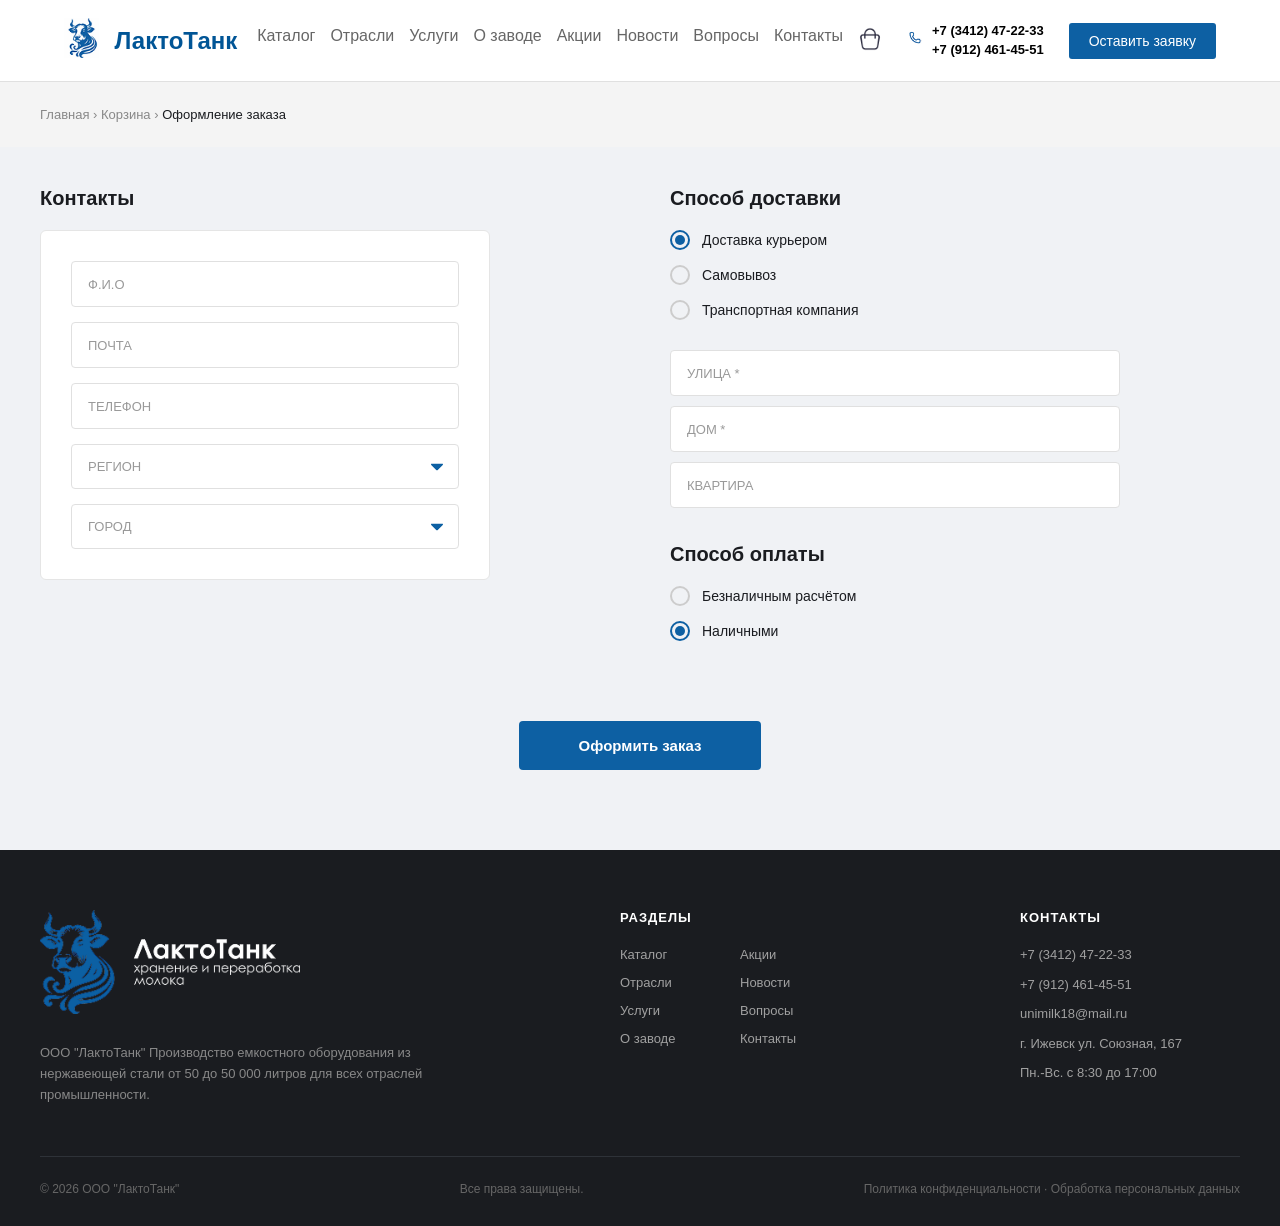
<file: лактотанкк/checkout.html>
<!DOCTYPE html>
<html lang="ru">
<head>
    <meta charset="UTF-8">
    <meta name="viewport" content="width=device-width, initial-scale=1.0">
    <title>Оформление заказа — ЛактоТанк</title>
    <link rel="stylesheet" href="css/style.css">
</head>
<body>

    <!-- ================= ШАПКА ================= -->
    <header class="header">
        <div class="logo-section">
            <a href="index.html" class="logo-link">
                <span class="logo-icon"><img src="img/лого.png" alt="Логотип"></span>
                <span class="logo-text">ЛактоТанк</span>
            </a>
        </div>
        <nav class="main-nav">
            <ul>
                <li><a href="index.html#catalog">Каталог</a></li>
                <li><a href="index.html#industries">Отрасли</a></li>
                <li><a href="index.html#services">Услуги</a></li>
                <li><a href="factory.html">О заводе</a></li>
                <li><a href="sale.html">Акции</a></li>
                <li><a href="news.html">Новости</a></li>
                <li><a href="index.html#faq">Вопросы</a></li>
                <li><a href="index.html#contacts">Контакты</a></li>
                <li><a href="basket.html"> <img class="basket-img" src="img/корзина.png" alt=""></a></li>
            </ul>
        </nav>
        <div class="contact-section">
            <div class="phone-block">
                <span class="phone-icon"><img src="img/phone.png" alt="Телефон"></span>
                <div class="phone-numbers">
                    <a href="tel:+73412472233">+7 (3412) 47-22-33</a>
                    <a href="tel:+79124614551">+7 (912) 461-45-51</a>
                </div>
            </div>
            <a href="#" class="btn-request">Оставить заявку</a>
        </div>
    </header>
    <div class="container checkout-breadcrumbs-container">
        <div class="checkout-breadcrumbs">
            <a href="index.html">Главная</a> ›
            <a href="basket.html">Корзина</a> ›
            <span>Оформление заказа</span>
        </div>
    </div>
    <section class="checkout-section">
        <div class="checkout-container">
            
            <div class="checkout-layout">
                <div class="checkout-left">
                    <h2 class="checkout-block-title">Контакты</h2>
                    
                    <div class="checkout-card">
                        <input type="text" class="checkout-input" placeholder="Ф.И.О" required>
                        <input type="email" class="checkout-input" placeholder="ПОЧТА" required>
                        <input type="tel" class="checkout-input" placeholder="ТЕЛЕФОН" required>
                        
                        <select class="checkout-input checkout-select">
                            <option value="" disabled selected>РЕГИОН</option>
                            <option>Москва</option>
                            <option>Санкт-Петербург</option>
                            <option>Ижевск</option>
                            <option>Казань</option>
                        </select>

                        <select class="checkout-input checkout-select">
                            <option value="" disabled selected>ГОРОД</option>
                            <option>Москва</option>
                            <option>Санкт-Петербург</option>
                            <option>Ижевск</option>
                            <option>Казань</option>
                        </select>
                    </div>
                </div>
                <div class="checkout-right">
                    <h2 class="checkout-block-title">Способ доставки</h2>
                    <div class="checkout-radio-group">
                        <label class="checkout-radio">
                            <input type="radio" name="delivery" checked>
                            <span class="checkout-radio-mark"></span>
                            <span class="checkout-radio-label">Доставка курьером</span>
                        </label>
                        <label class="checkout-radio">
                            <input type="radio" name="delivery">
                            <span class="checkout-radio-mark"></span>
                            <span class="checkout-radio-label">Самовывоз</span>
                        </label>
                        <label class="checkout-radio">
                            <input type="radio" name="delivery">
                            <span class="checkout-radio-mark"></span>
                            <span class="checkout-radio-label">Транспортная компания</span>
                        </label>
                    </div>
                    <div class="checkout-address">
                        <input type="text" class="checkout-input" placeholder="Улица *">
                        <input type="text" class="checkout-input" placeholder="Дом *">
                        <input type="text" class="checkout-input" placeholder="Квартира">
                    </div>
                    <h2 class="checkout-block-title" style="margin-top: 35px;">Способ оплаты</h2>
                    <div class="checkout-radio-group">
                        <label class="checkout-radio">
                            <input type="radio" name="payment">
                            <span class="checkout-radio-mark"></span>
                            <span class="checkout-radio-label">Безналичным расчётом</span>
                        </label>
                        <label class="checkout-radio">
                            <input type="radio" name="payment" checked>
                            <span class="checkout-radio-mark"></span>
                            <span class="checkout-radio-label">Наличными</span>
                        </label>
                    </div>

                </div>

            </div>
            <div class="checkout-actions">
                <button type="submit" class="btn-checkout-submit">Оформить заказ</button>
            </div>

        </div>
    </section>
    <footer class="footer">
        <div class="footer-container">
            <div class="footer-top">
                <div class="footer-col footer-col-brand">
                    <a href="#" class="footer-logo">
                        <img src="img/лого унимилк новое 4 (2).png" alt="Логотип">
                    </a>
                    <p class="footer-desc">
                        ООО "ЛактоТанк" Производство емкостного оборудования из нержавеющей стали от 50 до 50 000 литров для всех отраслей промышленности.
                    </p>
                </div>
                <div class="footer-col footer-col-nav">
                    <h4 class="footer-title">РАЗДЕЛЫ</h4>
                    <ul class="footer-nav-list">
                        <li><a href="#">Каталог</a></li>
                        <li><a href="sale.html">Акции</a></li>
                        <li><a href="#">Отрасли</a></li>
                        <li><a href="news.html">Новости</a></li>
                        <li><a href="#">Услуги</a></li>
                        <li><a href="#">Вопросы</a></li>
                        <li><a href="factory.html">О заводе</a></li>
                        <li><a href="#">Контакты</a></li>
                    </ul>
                </div>
                <div class="footer-col footer-col-contacts">
                    <h4 class="footer-title">КОНТАКТЫ</h4>
                    <div class="footer-contact-item"><a href="tel:+73412472233">+7 (3412) 47-22-33</a></div>
                    <div class="footer-contact-item"><a href="tel:+79124614551">+7 (912) 461-45-51</a></div>
                    <div class="footer-contact-item"><a href="mailto:unimilk18@mail.ru">unimilk18@mail.ru</a></div>
                    <div class="footer-contact-item">г. Ижевск ул. Союзная, 167</div>
                    <div class="footer-contact-item">Пн.-Вс. с 8:30 до 17:00</div>
                </div>
            </div>
            <div class="footer-bottom">
                <div class="footer-copyright">© 2026 ООО "ЛактоТанк"</div>
                <div class="footer-rights">Все права защищены.</div>
                <div class="footer-legal">
                    <a href="#">Политика конфиденциальности</a> · <a href="#">Обработка персональных данных</a>
                </div>
            </div>
        </div>
    </footer>

</body>
</html>
</file>
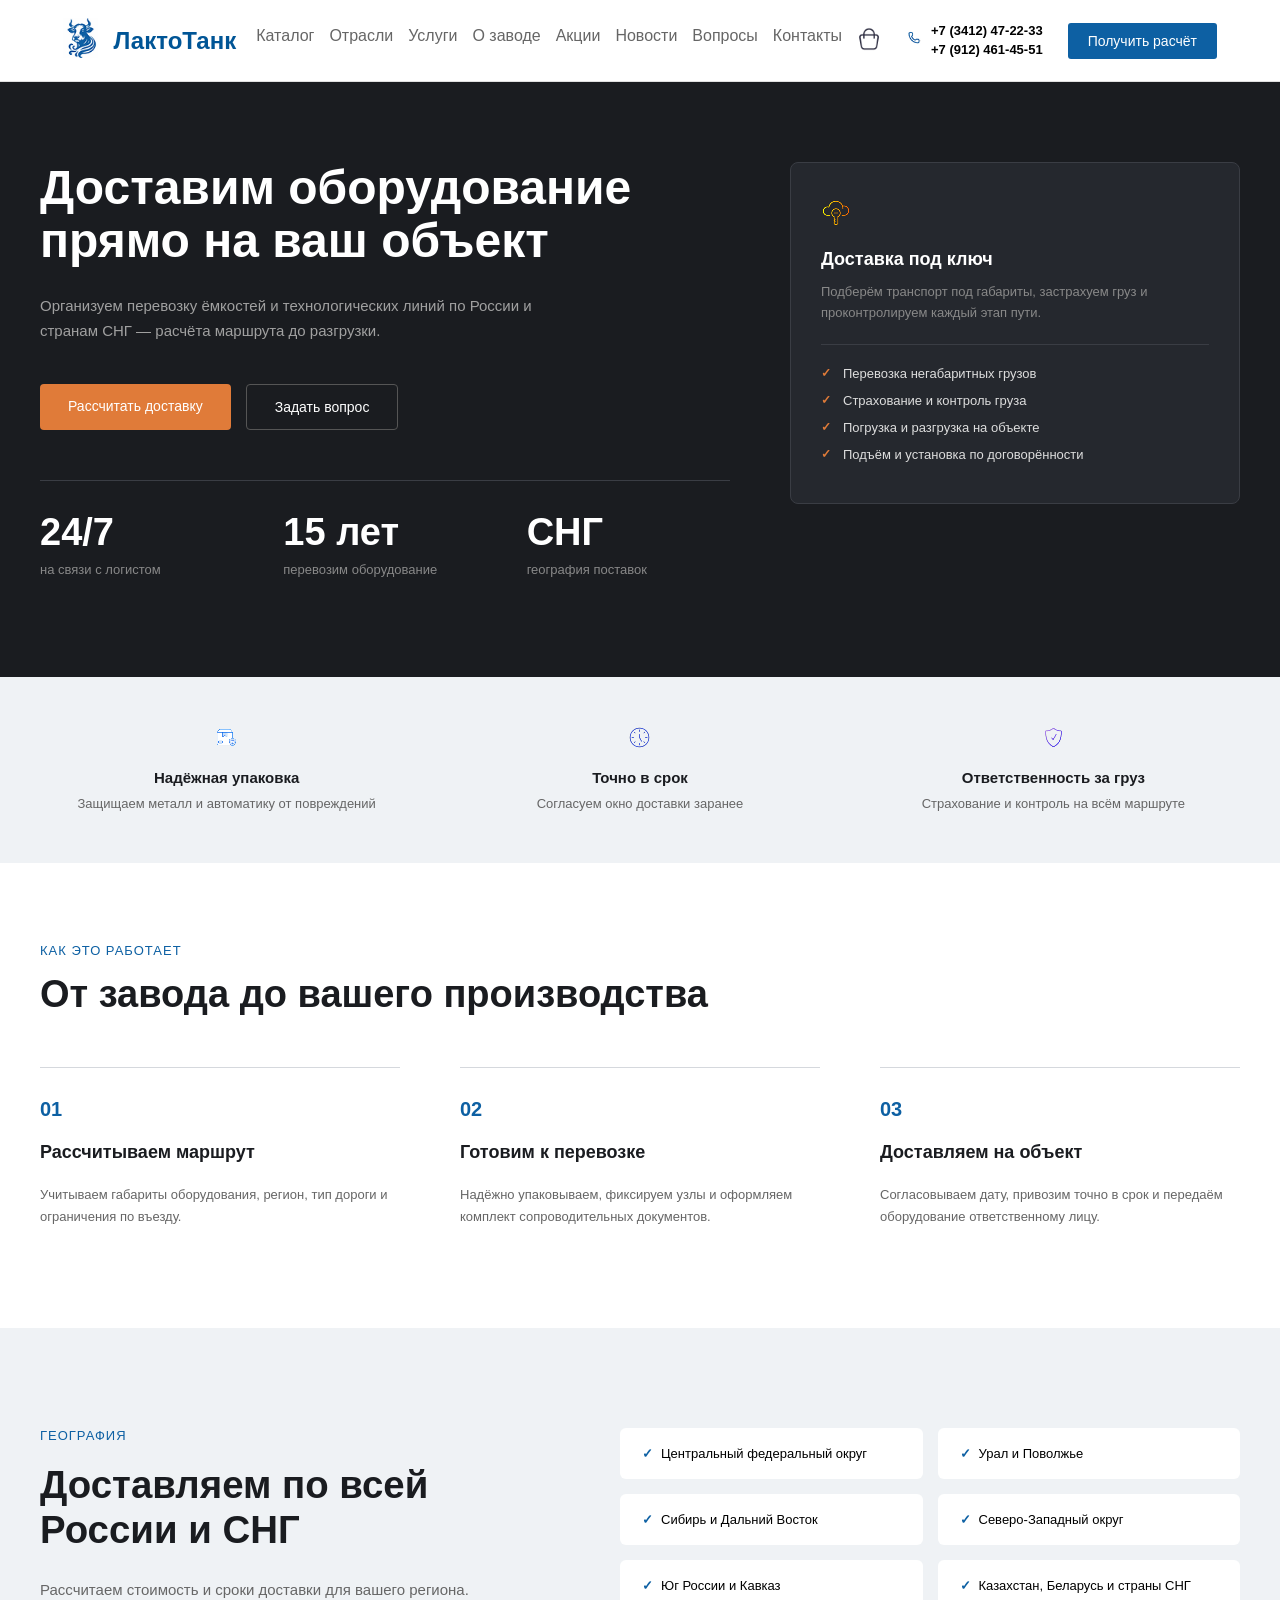
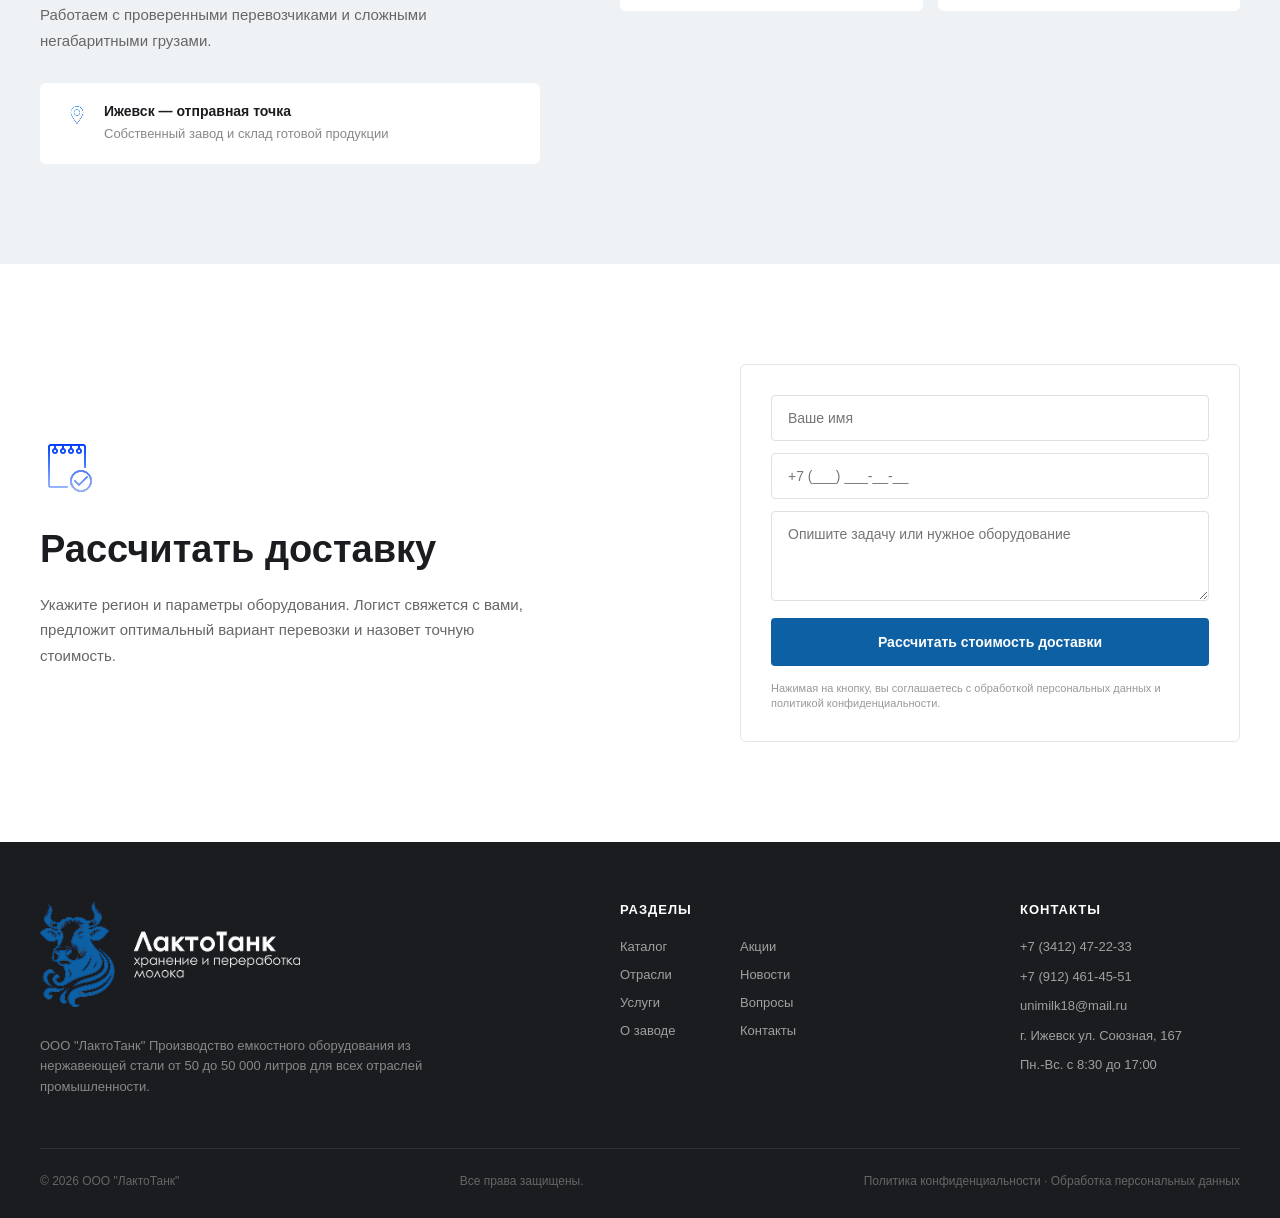
<file: лактотанкк/delivery.html>
<!DOCTYPE html>
<html lang="ru">
<head>
    <meta charset="UTF-8">
    <meta name="viewport" content="width=device-width, initial-scale=1.0">
    <title>Доставка </title>
    <link rel="stylesheet" href="css/style.css">
</head>
<body>
    <header class="header">
        <div class="logo-section">
            <a href="index.html" class="logo-link">
                <span class="logo-icon"><img src="img/лого.png" alt="Логотип"></span>
                <span class="logo-text">ЛактоТанк</span>
            </a>
        </div>

        <nav class="main-nav">
            <ul>
                <li><a href="index.html#catalog">Каталог</a></li>
                <li><a href="index.html#industries">Отрасли</a></li>
                <li><a href="index.html#services">Услуги</a></li>
                <li><a href="factory.html">О заводе</a></li>
                <li><a href="sale.html">Акции</a></li>
                <li><a href="news.html">Новости</a></li>
                <li><a href="index.html#faq">Вопросы</a></li>
                <li><a href="index.html#contacts">Контакты</a></li>
                <li><a href="basket.html"> <img class="basket-img" src="img/корзина.png" alt=""></a></li>
  
            </ul>
        </nav>

        <div class="contact-section">
            <div class="phone-block">
                <span class="phone-icon"><img src="img/phone.png" alt="Телефон"></span>
                <div class="phone-numbers">
                    <a href="tel:+73412472233">+7 (3412) 47-22-33</a>
                    <a href="tel:+79124614551">+7 (912) 461-45-51</a>
                </div>
            </div>
            <a href="#" class="btn-request">Получить расчёт</a>
        </div>
    </header>
    <section class="delivery-hero">
        <div class="delivery-container">
            
            <div class="delivery-left">
                <h1 class="delivery-title">Доставим оборудование прямо на ваш объект</h1>
                <p class="delivery-desc">
                    Организуем перевозку ёмкостей и технологических линий по России и странам СНГ — расчёта маршрута до разгрузки.
                </p>

                <div class="delivery-actions">
                    <a href="#delivery" class="btn-about-primaryy delivery-actions--orange ">Рассчитать доставку</a>
                    <a href="#" class="btn-delivery-outline">Задать вопрос</a>
                </div>

                <div class="delivery-stats">
                    <div class="delivery-stat">
                        <div class="delivery-stat-number">24/7</div>
                        <div class="delivery-stat-label">на связи с логистом</div>
                    </div>
                    <div class="delivery-stat">
                        <div class="delivery-stat-number">15 лет</div>
                        <div class="delivery-stat-label">перевозим оборудование</div>
                    </div>
                    <div class="delivery-stat">
                        <div class="delivery-stat-number">СНГ</div>
                        <div class="delivery-stat-label">география поставок</div>
                    </div>
                </div>
            </div>

            <div class="delivery-right">
                <div class="delivery-card">
                    <div class="delivery-card-icon"><img src="img/доставка ключ.png" alt=""></div>
                    <h3 class="delivery-card-title">Доставка под ключ</h3>
                    <p class="delivery-card-desc">
                        Подберём транспорт под габариты, застрахуем груз и проконтролируем каждый этап пути.
                    </p>
                    <ul class="delivery-card-list">
                        <li>Перевозка негабаритных грузов</li>
                        <li>Страхование и контроль груза</li>
                        <li>Погрузка и разгрузка на объекте</li>
                        <li>Подъём и установка по договорённости</li>
                    </ul>
                </div>
            </div>

        </div>
    </section>

    <section class="delivery-features-section">
        <div class="delivery-features-container">
            
            <div class="delivery-feature">
                <div class="delivery-feature-icon"><img src="img/надежная упаковка.png" alt=""></div>
                <div class="delivery-feature-title">Надёжная упаковка</div>
                <div class="delivery-feature-text">Защищаем металл и автоматику от повреждений</div>
            </div>

            <div class="delivery-feature">
                <div class="delivery-feature-icon"><img src="img/время (2).png" alt=""></div>
                <div class="delivery-feature-title">Точно в срок</div>
                <div class="delivery-feature-text">Согласуем окно доставки заранее</div>
            </div>

            <div class="delivery-feature">
                <div class="delivery-feature-icon"><img src="img/гарантия синия.png" alt=""></div>
                <div class="delivery-feature-title">Ответственность за груз</div>
                <div class="delivery-feature-text">Страхование и контроль на всём маршруте</div>
            </div>
        </div>
    </section>
    <section class="delivery-steps-section">
        <div class="delivery-steps-container">

        <div class="delivery-steps-header">
            <div class="delivery-steps-label">КАК ЭТО РАБОТАЕТ</div>
            <h2 class="delivery-steps-title">От завода до вашего производства</h2>
        </div>

        <div class="delivery-steps-grid">

            <div class="delivery-step">
                <div class="delivery-step-number">01</div>
                <h3 class="delivery-step-title">Рассчитываем маршрут</h3>
                <p class="delivery-step-text">
                    Учитываем габариты оборудования, регион, тип дороги и ограничения по въезду.
                </p>
            </div>

            <div class="delivery-step">
                <div class="delivery-step-number">02</div>
                <h3 class="delivery-step-title">Готовим к перевозке</h3>
                <p class="delivery-step-text">
                    Надёжно упаковываем, фиксируем узлы и оформляем комплект сопроводительных документов.
                </p>
            </div>

            <div class="delivery-step">
                <div class="delivery-step-number">03</div>
                <h3 class="delivery-step-title">Доставляем на объект</h3>
                <p class="delivery-step-text">
                    Согласовываем дату, привозим точно в срок и передаём оборудование ответственному лицу.
                </p>
            </div>

        </div>
    </div>
    </section>
    <section class="delivery-geo-section">
        <div class="delivery-geo-container">

            <div class="delivery-geo-left">
                <div class="delivery-geo-label">ГЕОГРАФИЯ</div>
                <h2 class="delivery-geo-title">Доставляем по всей России и СНГ</h2>
                <p class="delivery-geo-desc">
                    Рассчитаем стоимость и сроки доставки для вашего региона. Работаем с проверенными перевозчиками и сложными негабаритными грузами.
                </p>

                <div class="delivery-geo-card">
                    <div class="delivery-geo-card-icon"><img src="img/карта2.png" alt=""></div>
                    <div>
                        <div class="delivery-geo-card-title">Ижевск — отправная точка</div>
                        <div class="delivery-geo-card-text">Собственный завод и склад готовой продукции</div>
                    </div>
                </div>
            </div>

            <div class="delivery-geo-right">
                <div class="delivery-geo-grid">
                    <div class="delivery-geo-item">✓ <div class="delivery-geo-item-title">Центральный федеральный округ</div></div>
                    <div class="delivery-geo-item">✓ <div class="delivery-geo-item-title">Урал и Поволжье</div></div>
                    <div class="delivery-geo-item">✓ <div class="delivery-geo-item-title">Сибирь и Дальний Восток</div></div>
                    <div class="delivery-geo-item">✓ <div class="delivery-geo-item-title">Северо-Западный округ</div></div>
                    <div class="delivery-geo-item">✓ <div class="delivery-geo-item-title">Юг России и Кавказ</div></div>
                    <div class="delivery-geo-item">✓ <div class="delivery-geo-item-title">Казахстан, Беларусь и страны СНГ</div></div>
                </div>
            </div>

        </div>
    </section>
    <section class="delivery-calc-section" id="delivery">
        <div class="delivery-calc-container">

            <div class="delivery-calc-left">
                <div class="delivery-calc-icon"><img src="img/блокнот с галочкой.png" alt=""></div>
                <h2 class="delivery-calc-title">Рассчитать доставку</h2>
                <p class="delivery-calc-desc">
                    Укажите регион и параметры оборудования. Логист свяжется с вами, предложит оптимальный вариант перевозки и назовет точную стоимость.
                </p>
            </div>

            <div class="delivery-calc-right">
                <div class="delivery-calc-form-wrapper">
                    <form action="#" class="delivery-calc-form">
                        <input type="text" placeholder="Ваше имя" required>
                        <input type="tel" placeholder="+7 (___) ___-__-__" required>
                        <textarea placeholder="Опишите задачу или нужное оборудование"></textarea>
                        <button type="submit" class="btn-delivery-calc">Рассчитать стоимость доставки</button>
                    </form>
                    <p class="delivery-calc-privacy">
                        Нажимая на кнопку, вы соглашаетесь с обработкой персональных данных и политикой конфиденциальности.
                    </p>
                </div>
            </div>
        </div>
    </section>
    <footer class="footer">
    <div class="footer-container">
        <div class="footer-top">
            <div class="footer-col footer-col-brand">
                <a href="#" class="footer-logo">
                    <span ><img src="img/лого унимилк новое 4 (2).png" alt="Логотип"></span>
                </a>
                <p class="footer-desc">
                    ООО "ЛактоТанк" Производство емкостного оборудования из нержавеющей стали от 50 до 50 000 литров для всех отраслей промышленности.
                </p>
            </div>
            <div class="footer-col footer-col-nav">
                <h4 class="footer-title">РАЗДЕЛЫ</h4>
                <ul class="footer-nav-list">
                    <li><a href="index.html">Каталог</a></li>
                    <li><a href="sale.html">Акции</a></li>
                    <li><a href="#">Отрасли</a></li>
                    <li><a href="news.html">Новости</a></li>
                    <li><a href="#">Услуги</a></li>
                    <li><a href="#">Вопросы</a></li>
                    <li><a href="factory.html">О заводе</a></li>
                    <li><a href="#">Контакты</a></li>
                </ul>
            </div>
            <div class="footer-col footer-col-contacts">
                <h4 class="footer-title">КОНТАКТЫ</h4>
                <div class="footer-contact-item">
                    <a href="tel:+73412472233">+7 (3412) 47-22-33</a>
                </div>
                <div class="footer-contact-item">
                    <a href="tel:+79124614551">+7 (912) 461-45-51</a>
                </div>
                <div class="footer-contact-item">
                    <a href="mailto:unimilk18@mail.ru">unimilk18@mail.ru</a>
                </div>
                <div class="footer-contact-item">
                    г. Ижевск ул. Союзная, 167
                </div>
                <div class="footer-contact-item">
                    Пн.-Вс. с 8:30 до 17:00
                </div>
            </div>

        </div>
        <div class="footer-bottom">
            <div class="footer-copyright">
                © 2026 ООО "ЛактоТанк"
            </div>
            <div class="footer-rights">
                Все права защищены.
            </div>
            <div class="footer-legal">
                <a href="#">Политика конфиденциальности</a> · <a href="#">Обработка персональных данных</a>
            </div>
        </div>
    </div>
</footer>

</body>
</html>
</file>
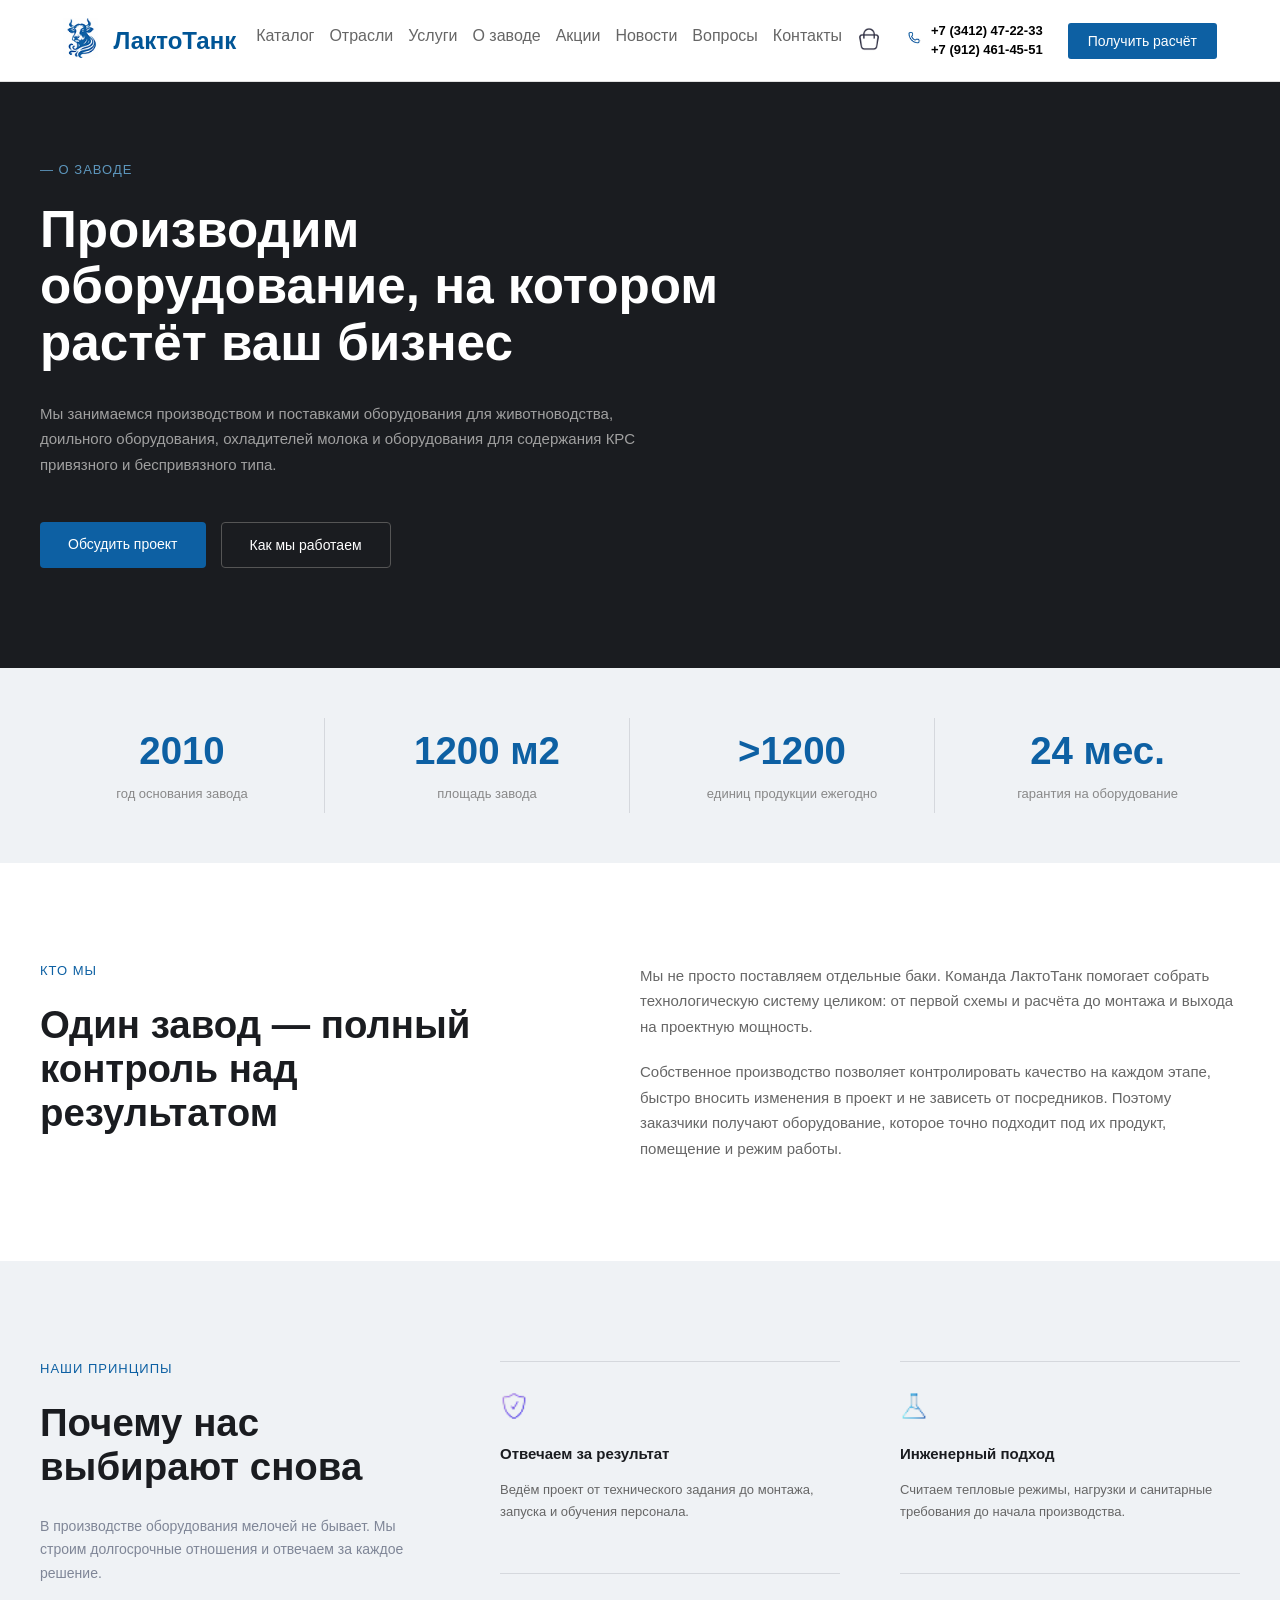
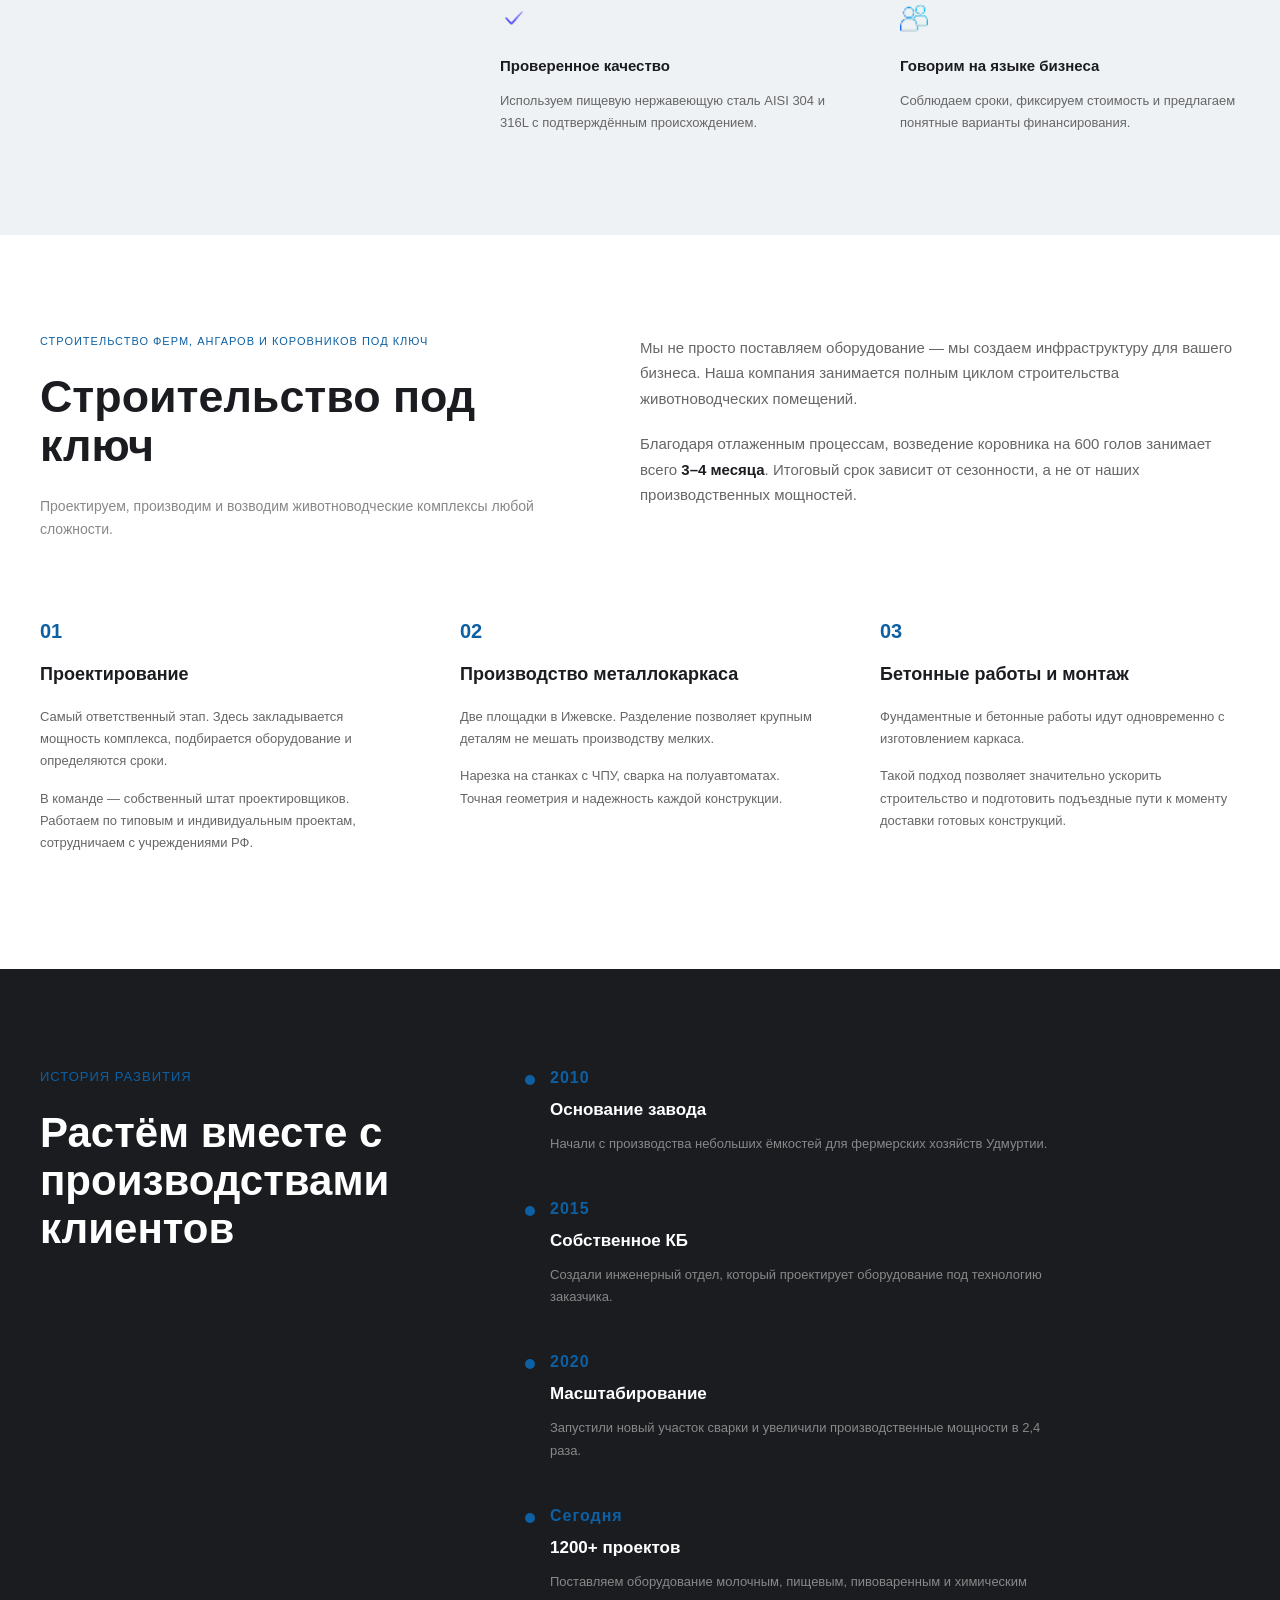
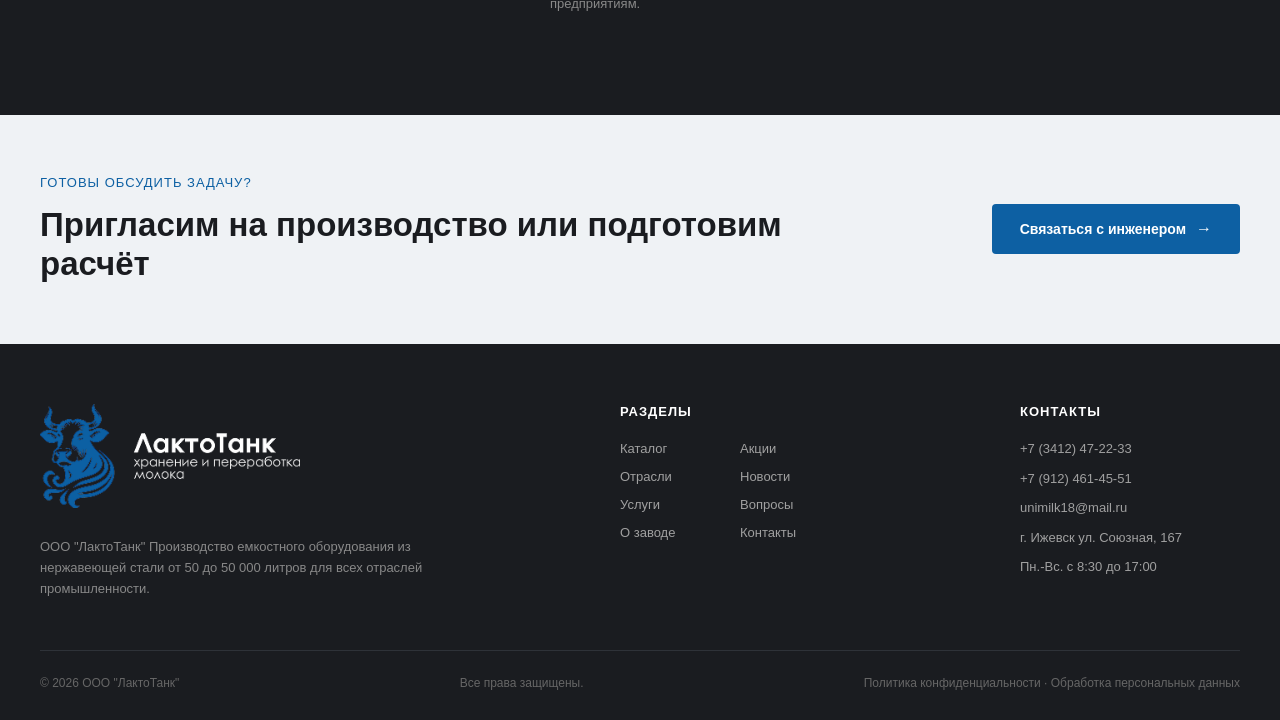
<file: лактотанкк/factory.html>
<!DOCTYPE html>
<html lang="ru">
<head>
    <meta charset="UTF-8">
    <meta name="viewport" content="width=device-width, initial-scale=1.0">
    <title>О заводе — ЛактоТанк</title>
    <link rel="stylesheet" href="css/style.css">
</head>
<body>

    <header class="header">
        <div class="logo-section">
            <a href="index.html" class="logo-link">
                <span class="logo-icon"><img src="img/лого.png" alt="Логотип"></span>
                <span class="logo-text">ЛактоТанк</span>
            </a>
        </div>

        <nav class="main-nav">
            <ul>
                <li><a href="index.html#catalog">Каталог</a></li>
                <li><a href="index.html#industries">Отрасли</a></li>
                <li><a href="index.html#services">Услуги</a></li>
                <li><a href="factory.html">О заводе</a></li>
                <li><a href="sale.html">Акции</a></li>
                <li><a href="news.html">Новости</a></li>
                <li><a href="index.html#faq">Вопросы</a></li>
                <li><a href="index.html#contacts">Контакты</a></li>
                <li><a href="basket.html"> <img class="basket-img" src="img/корзина.png" alt=""></a></li>

            </ul>
        </nav>

        <div class="contact-section">
            <div class="phone-block">
                <span class="phone-icon"><img src="img/phone.png" alt="Телефон"></span>
                <div class="phone-numbers">
                    <a href="tel:+73412472233">+7 (3412) 47-22-33</a>
                    <a href="tel:+79124614551">+7 (912) 461-45-51</a>
                </div>
            </div>
            <a href="#" class="btn-request">Получить расчёт</a>
        </div>
    </header>

    <section class="about-hero">
        <div class="container about-hero-container">
            
            <div class="about-hero-badge">— О ЗАВОДЕ</div>
            
            <h1 class="about-hero-title">
                Производим оборудование, на котором растёт ваш бизнес
            </h1>
            
            <p class="about-hero-desc">
                Мы занимаемся производством и поставками оборудования для животноводства, доильного оборудования, охладителей молока и оборудования для содержания КРС привязного и беспривязного типа.
            </p>

            <div class="about-hero-actions">
                <a href="#" class="btn-about-primary">Обсудить проект</a>
                <a href="#" class="btn-about-outline">Как мы работаем</a>
            </div>

        </div>
    </section>

    <section class="about-stats-section">
        <div class="container about-stats-container">
            
            <div class="about-stat-item">
                <div class="about-stat-number">2010</div>
                <div class="about-stat-label">год основания завода</div>
            </div>

            <div class="about-stat-item">
                <div class="about-stat-number">1200 м2</div>
                <div class="about-stat-label">площадь завода</div>
            </div>

            <div class="about-stat-item">
                <div class="about-stat-number">&gt;1200</div>
                <div class="about-stat-label">единиц продукции ежегодно</div>
            </div>

            <div class="about-stat-item">
                <div class="about-stat-number">24 мес.</div>
                <div class="about-stat-label">гарантия на оборудование</div>
            </div>

        </div>
    </section>
    <section class="about-info-section">
    <div class="container about-info-container">
        
        <div class="about-info-left">
            <div class="about-info-label">КТО МЫ</div>
            <h2 class="about-info-title">
                Один завод — полный контроль над результатом
            </h2>
        </div>

        <div class="about-info-right">
            <p class="about-info-text">
                Мы не просто поставляем отдельные баки. Команда ЛактоТанк помогает собрать технологическую систему целиком: от первой схемы и расчёта до монтажа и выхода на проектную мощность.
            </p>
            <p class="about-info-text">
                Собственное производство позволяет контролировать качество на каждом этапе, быстро вносить изменения в проект и не зависеть от посредников. Поэтому заказчики получают оборудование, которое точно подходит под их продукт, помещение и режим работы.
            </p>
        </div>

    </div>
    </section>
    <section class="principles-section">
        <div class="container principles-container">
            
            <!-- ЛЕВАЯ ЧАСТЬ: Заголовок -->
            <div class="principles-left">
                <div class="principles-label">НАШИ ПРИНЦИПЫ</div>
                <h2 class="principles-title">Почему нас выбирают снова</h2>
                <p class="principles-desc">
                    В производстве оборудования мелочей не бывает. Мы строим долгосрочные отношения и отвечаем за каждое решение.
                </p>
            </div>

            <!-- ПРАВАЯ ЧАСТЬ: Сетка 2x2 -->
            <div class="principles-grid">
                
                <div class="principle-item">
                    <div class="principle-icon">
                        <img src="img/гарантия синия.png" alt="">
                    </div>
                    <h3 class="principle-title">Отвечаем за результат</h3>
                    <p class="principle-text">Ведём проект от технического задания до монтажа, запуска и обучения персонала.</p>
                </div>

                <div class="principle-item">
                    <div class="principle-icon">
                        <img src="img/химиия.png" alt="">
                    </div>
                    <h3 class="principle-title">Инженерный подход</h3>
                    <p class="principle-text">Считаем тепловые режимы, нагрузки и санитарные требования до начала производства.</p>
                </div>

                <div class="principle-item">
                    <div class="principle-icon">
                        <img src="img/галочка синия.png" alt="">
                    </div>
                    <h3 class="principle-title">Проверенное качество</h3>
                    <p class="principle-text">Используем пищевую нержавеющую сталь AISI 304 и 316L с подтверждённым происхождением.</p>
                </div>

                <div class="principle-item">
                    <div class="principle-icon">
                        <img src="img/общий язык.png" alt="">
                    </div>
                    <h3 class="principle-title">Говорим на языке бизнеса</h3>
                    <p class="principle-text">Соблюдаем сроки, фиксируем стоимость и предлагаем понятные варианты финансирования.</p>
                </div>

            </div>

        </div>
    </section>
    <section class="construction-section">
        <div class="container construction-container">
            
            <!-- ВЕРХНЯЯ ЧАСТЬ -->
            <div class="construction-top">
                
                <!-- ЛЕВАЯ ЧАСТЬ: Заголовок -->
                <div class="construction-left">
                    <div class="construction-label">СТРОИТЕЛЬСТВО ФЕРМ, АНГАРОВ И КОРОВНИКОВ ПОД КЛЮЧ</div>
                    <h2 class="construction-title">Строительство под ключ</h2>
                    <p class="construction-subtitle">
                        Проектируем, производим и возводим животноводческие комплексы любой сложности.
                    </p>
                </div>

                <!-- ПРАВАЯ ЧАСТЬ: Текст -->
                <div class="construction-right">
                    <p class="construction-text">
                        Мы не просто поставляем оборудование — мы создаем инфраструктуру для вашего бизнеса. Наша компания занимается полным циклом строительства животноводческих помещений.
                    </p>
                    <p class="construction-text">
                        Благодаря отлаженным процессам, возведение коровника на 600 голов занимает всего <strong>3–4 месяца</strong>. Итоговый срок зависит от сезонности, а не от наших производственных мощностей.
                    </p>
                </div>

            </div>

            <!-- НИЖНЯЯ ЧАСТЬ: 3 шага -->
            <div class="construction-steps">
                
                <div class="construction-step">
                    <div class="step-number-big">01</div>
                    <h3 class="step-title-big">Проектирование</h3>
                    <p class="step-text-big">
                        Самый ответственный этап. Здесь закладывается мощность комплекса, подбирается оборудование и определяются сроки.
                    </p>
                    <p class="step-text-big">
                        В команде — собственный штат проектировщиков. Работаем по типовым и индивидуальным проектам, сотрудничаем с учреждениями РФ.
                    </p>
                </div>

                <div class="construction-step">
                    <div class="step-number-big">02</div>
                    <h3 class="step-title-big">Производство металлокаркаса</h3>
                    <p class="step-text-big">
                        Две площадки в Ижевске. Разделение позволяет крупным деталям не мешать производству мелких.
                    </p>
                    <p class="step-text-big">
                        Нарезка на станках с ЧПУ, сварка на полуавтоматах. Точная геометрия и надежность каждой конструкции.
                    </p>
                </div>

                <div class="construction-step">
                    <div class="step-number-big">03</div>
                    <h3 class="step-title-big">Бетонные работы и монтаж</h3>
                    <p class="step-text-big">
                        Фундаментные и бетонные работы идут одновременно с изготовлением каркаса.
                    </p>
                    <p class="step-text-big">
                        Такой подход позволяет значительно ускорить строительство и подготовить подъездные пути к моменту доставки готовых конструкций.
                    </p>
                </div>

            </div>

        </div>
    </section>
    <section class="timeline-section">
        <div class="container timeline-container">
            
            <!-- ЛЕВАЯ ЧАСТЬ: Заголовок -->
            <div class="timeline-left">
                <div class="timeline-label">ИСТОРИЯ РАЗВИТИЯ</div>
                <h2 class="timeline-title">Растём вместе с производствами клиентов</h2>
            </div>

            <!-- ПРАВАЯ ЧАСТЬ: Таймлайн -->
            <div class="timeline-right">
                
                <div class="timeline-item">
                    <div class="timeline-dot"></div>
                    <div class="timeline-content">
                        <div class="timeline-year">2010</div>
                        <h3 class="timeline-item-title">Основание завода</h3>
                        <p class="timeline-text">Начали с производства небольших ёмкостей для фермерских хозяйств Удмуртии.</p>
                    </div>
                </div>

                <div class="timeline-item">
                    <div class="timeline-dot"></div>
                    <div class="timeline-content">
                        <div class="timeline-year">2015</div>
                        <h3 class="timeline-item-title">Собственное КБ</h3>
                        <p class="timeline-text">Создали инженерный отдел, который проектирует оборудование под технологию заказчика.</p>
                    </div>
                </div>

                <div class="timeline-item">
                    <div class="timeline-dot"></div>
                    <div class="timeline-content">
                        <div class="timeline-year">2020</div>
                        <h3 class="timeline-item-title">Масштабирование</h3>
                        <p class="timeline-text">Запустили новый участок сварки и увеличили производственные мощности в 2,4 раза.</p>
                    </div>
                </div>

                <div class="timeline-item">
                    <div class="timeline-dot"></div>
                    <div class="timeline-content">
                        <div class="timeline-year">Сегодня</div>
                        <h3 class="timeline-item-title">1200+ проектов</h3>
                        <p class="timeline-text">Поставляем оборудование молочным, пищевым, пивоваренным и химическим предприятиям.</p>
                    </div>
                </div>

            </div>

        </div>
    </section>
    <section class="about-cta-section">
        <div class="container about-cta-container">
            
            <div class="about-cta-left">
                <div class="about-cta-label">ГОТОВЫ ОБСУДИТЬ ЗАДАЧУ?</div>
                <h2 class="about-cta-title">Пригласим на производство или подготовим расчёт</h2>
            </div>

            <div class="about-cta-right">
                <a href="#" class="btn-about-cta">
                    Связаться с инженером <span class="btn-arrow">→</span>
                </a>
            </div>

        </div>
    </section>
<footer class="footer">
    <div class="footer-container">
        <div class="footer-top">
            <div class="footer-col footer-col-brand">
                <a href="#" class="footer-logo">
                    <span ><img src="img/лого унимилк новое 4 (2).png" alt="Логотип"></span>
                </a>
                <p class="footer-desc">
                    ООО "ЛактоТанк" Производство емкостного оборудования из нержавеющей стали от 50 до 50 000 литров для всех отраслей промышленности.
                </p>
            </div>
            <div class="footer-col footer-col-nav">
                <h4 class="footer-title">РАЗДЕЛЫ</h4>
                <ul class="footer-nav-list">
                    <li><a href="index.html">Каталог</a></li>
                    <li><a href="sale.html">Акции</a></li>
                    <li><a href="#">Отрасли</a></li>
                    <li><a href="news.html">Новости</a></li>
                    <li><a href="#">Услуги</a></li>
                    <li><a href="#">Вопросы</a></li>
                    <li><a href="factory.html">О заводе</a></li>
                    <li><a href="#">Контакты</a></li>
                </ul>
            </div>
            <div class="footer-col footer-col-contacts">
                <h4 class="footer-title">КОНТАКТЫ</h4>
                <div class="footer-contact-item">
                    <a href="tel:+73412472233">+7 (3412) 47-22-33</a>
                </div>
                <div class="footer-contact-item">
                    <a href="tel:+79124614551">+7 (912) 461-45-51</a>
                </div>
                <div class="footer-contact-item">
                    <a href="mailto:unimilk18@mail.ru">unimilk18@mail.ru</a>
                </div>
                <div class="footer-contact-item">
                    г. Ижевск ул. Союзная, 167
                </div>
                <div class="footer-contact-item">
                    Пн.-Вс. с 8:30 до 17:00
                </div>
            </div>

        </div>
        <div class="footer-bottom">
            <div class="footer-copyright">
                © 2026 ООО "ЛактоТанк"
            </div>
            <div class="footer-rights">
                Все права защищены.
            </div>
            <div class="footer-legal">
                <a href="#">Политика конфиденциальности</a> · <a href="#">Обработка персональных данных</a>
            </div>
        </div>
    </div>
</footer>
</body>
</html>
</file>
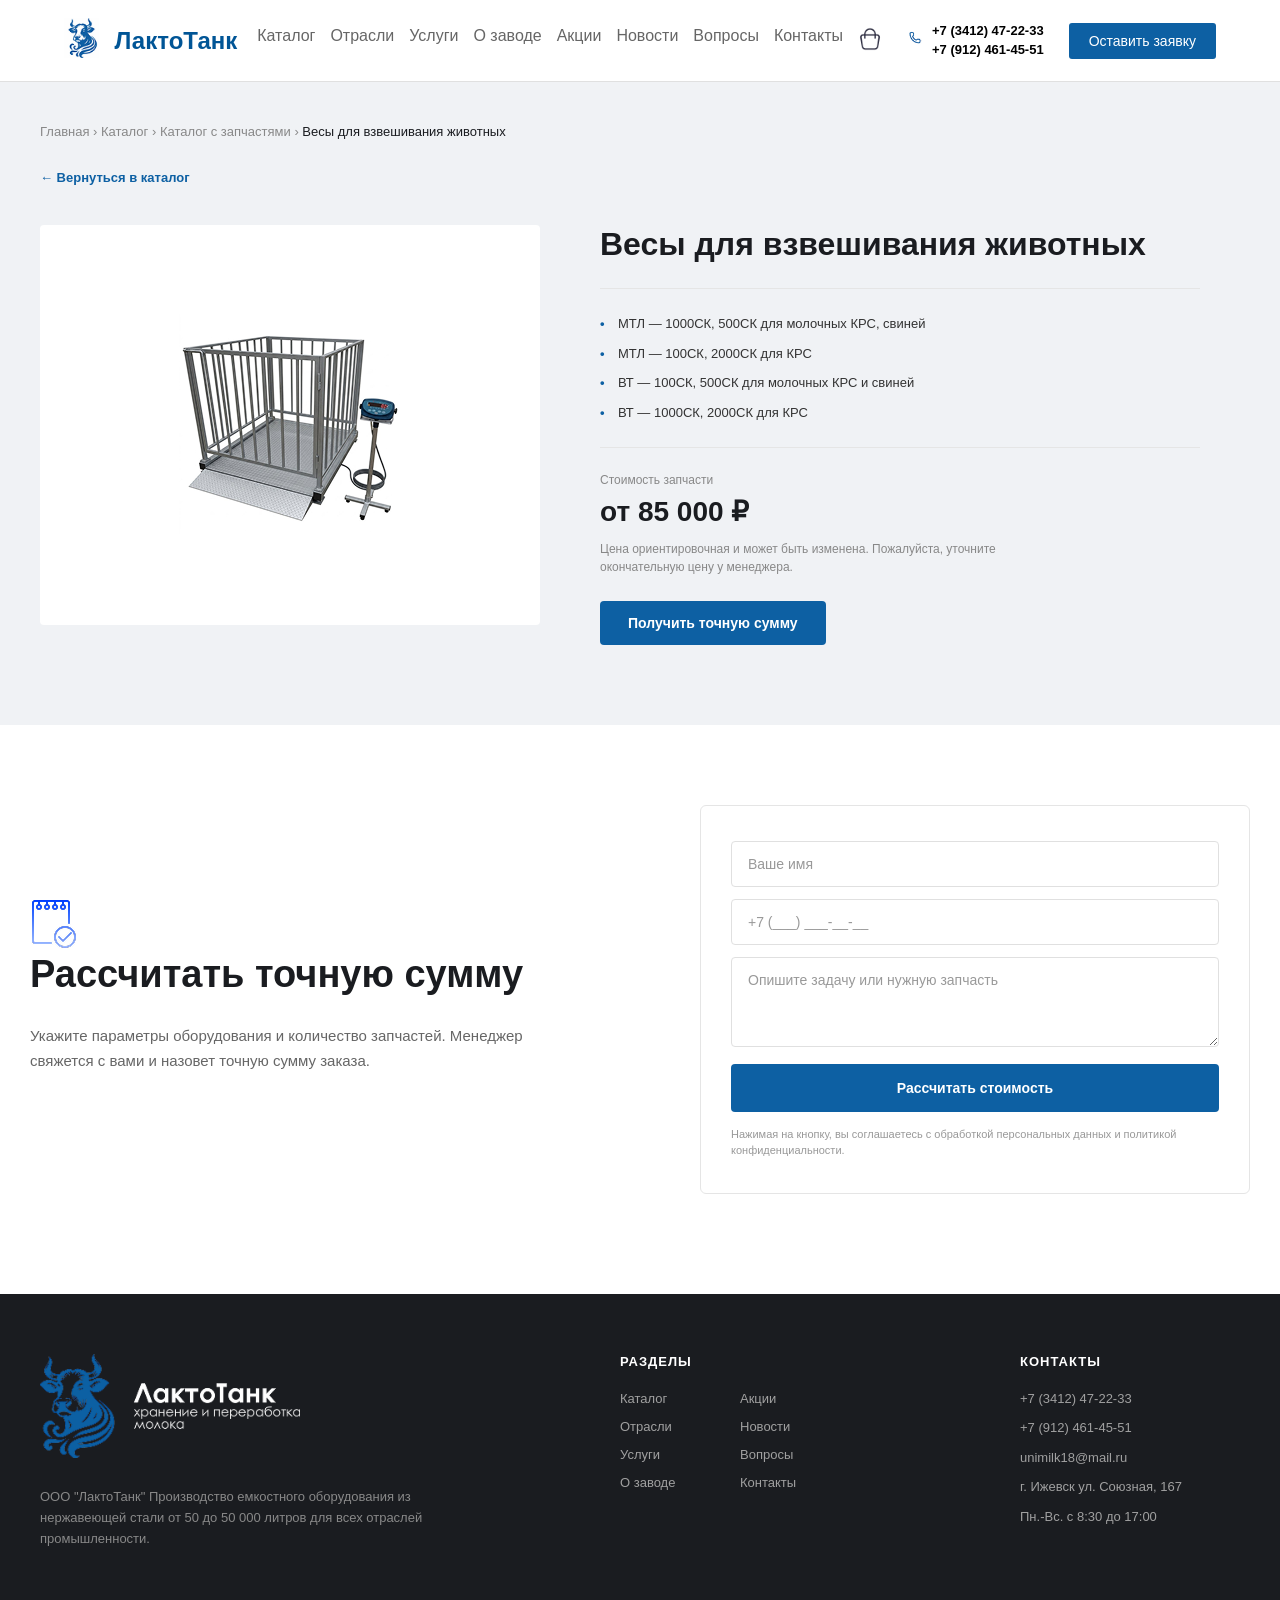
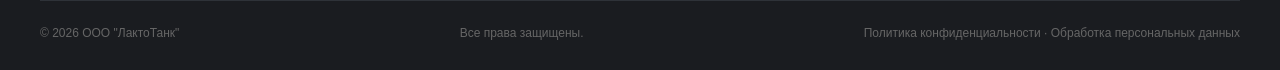
<file: лактотанкк/index3.html>
<!DOCTYPE html>
<html lang="ru">
<head>
    <meta charset="UTF-8">
    <meta name="viewport" content="width=device-width, initial-scale=1.0">
    <title>Весы для взвешивания животных — ЛактоТанк</title>
    <link rel="stylesheet" href="css/style.css">
</head>
<body>
    <div class="container">
        <header class="header">
            <div class="logo-section">
                <a href="index.html" class="logo-link">
                    <span class="logo-icon"><img src="img/лого.png" alt="Логотип"></span>
                    <span class="logo-text">ЛактоТанк</span>
                </a>
            </div>
            <nav class="main-nav">
                <ul>
                    <li><a href="index.html#catalog">Каталог</a></li>
                    <li><a href="index.html#industries">Отрасли</a></li>
                    <li><a href="index.html#services">Услуги</a></li>
                    <li><a href="factory.html">О заводе</a></li>
                    <li><a href="sale.html">Акции</a></li>
                    <li><a href="news.html">Новости</a></li>
                    <li><a href="index.html#faq">Вопросы</a></li>
                    <li><a href="index.html#contacts">Контакты</a></li>
                    <li><a href="basket.html"><img class="basket-img" src="img/корзина.png" alt="Корзина"></a></li>
                </ul>
            </nav>
            <div class="contact-section">
                <div class="phone-block">
                    <span class="phone-icon"><img src="img/phone.png" alt="Телефон"></span>
                    <div class="phone-numbers">
                        <a href="tel:+73412472233">+7 (3412) 47-22-33</a>
                        <a href="tel:+79124614551">+7 (912) 461-45-51</a>
                    </div>
                </div>
                <a href="#" class="btn-request">Оставить заявку</a>
            </div>
        </header>

        <section class="part-product-section">
            <div class="part-product-container">
                <div class="part-product-breadcrumbs">
                    <a href="index.html">Главная</a> ›
                    <a href="index.html#catalog">Каталог</a> ›
                    <a href="partscatalog.html">Каталог с запчастями</a> ›
                    <span>Весы для взвешивания животных</span>
                </div>

                <a href="partscatalog.html" class="part-product-back">← Вернуться в каталог</a>

                <div class="part-product-main">
                    <div class="part-product-gallery">
                        <img src="img/весы для взвешивания.png" alt="Весы для взвешивания животных">
                    </div>
                    <div class="part-product-info">
                        <h1 class="part-product-title">Весы для взвешивания животных</h1>
                        <ul class="part-product-list">
                            <li>МТЛ — 1000СК, 500СК для молочных КРС, свиней</li>
                            <li>МТЛ — 100СК, 2000СК для КРС</li>
                            <li>ВТ — 100СК, 500СК для молочных КРС и свиней</li>
                            <li>ВТ — 1000СК, 2000СК для КРС</li>
                        </ul>
                        <div class="part-product-price-block">
                            <div class="part-product-price-label">Стоимость запчасти</div>
                            <div class="part-product-price">от 85 000 ₽</div>
                            <div class="part-product-price-note">
                                Цена ориентировочная и может быть изменена. Пожалуйста, уточните окончательную цену у менеджера.
                            </div>
                        </div>
                        <a href="#" class="btn-part-product">Получить точную сумму</a>
                    </div>
                </div>
            </div>
        </section>

        <section class="parts-cta-section">
            <div class="parts-cta-container">
                <div class="parts-cta-left">
                    <div class="parts-cta-icon"><img src="img/блокнот с галочкой.png" alt=""></div>
                    <h2 class="parts-cta-title">Рассчитать точную сумму</h2>
                    <p class="parts-cta-desc">
                        Укажите параметры оборудования и количество запчастей. Менеджер свяжется с вами и назовет точную сумму заказа.
                    </p>
                </div>
                <div class="parts-cta-right">
                    <div class="parts-cta-form-wrapper">
                        <form action="#" class="parts-cta-form">
                            <input type="text" placeholder="Ваше имя" required>
                            <input type="tel" placeholder="+7 (___) ___-__-__" required>
                            <textarea placeholder="Опишите задачу или нужную запчасть"></textarea>
                            <button type="submit" class="btn-parts-cta">Рассчитать стоимость</button>
                        </form>
                        <p class="parts-cta-privacy">
                            Нажимая на кнопку, вы соглашаетесь с обработкой персональных данных и политикой конфиденциальности.
                        </p>
                    </div>
                </div>
            </div>
        </section>

        <footer class="footer">
            <div class="footer-container">
                <div class="footer-top">
                    <div class="footer-col footer-col-brand">
                        <a href="index.html" class="footer-logo">
                            <span><img src="img/лого унимилк новое 4 (2).png" alt="Логотип"></span>
                        </a>
                        <p class="footer-desc">
                            ООО "ЛактоТанк" Производство емкостного оборудования из нержавеющей стали от 50 до 50 000 литров для всех отраслей промышленности.
                        </p>
                    </div>
                    <div class="footer-col footer-col-nav">
                        <h4 class="footer-title">РАЗДЕЛЫ</h4>
                        <ul class="footer-nav-list">
                            <li><a href="index.html#catalog">Каталог</a></li>
                            <li><a href="sale.html">Акции</a></li>
                            <li><a href="index.html#industries">Отрасли</a></li>
                            <li><a href="news.html">Новости</a></li>
                            <li><a href="index.html#services">Услуги</a></li>
                            <li><a href="index.html#faq">Вопросы</a></li>
                            <li><a href="factory.html">О заводе</a></li>
                            <li><a href="index.html#contacts">Контакты</a></li>
                        </ul>
                    </div>
                    <div class="footer-col footer-col-contacts">
                        <h4 class="footer-title">КОНТАКТЫ</h4>
                        <div class="footer-contact-item"><a href="tel:+73412472233">+7 (3412) 47-22-33</a></div>
                        <div class="footer-contact-item"><a href="tel:+79124614551">+7 (912) 461-45-51</a></div>
                        <div class="footer-contact-item"><a href="mailto:unimilk18@mail.ru">unimilk18@mail.ru</a></div>
                        <div class="footer-contact-item">г. Ижевск ул. Союзная, 167</div>
                        <div class="footer-contact-item">Пн.-Вс. с 8:30 до 17:00</div>
                    </div>
                </div>
                <div class="footer-bottom">
                    <div class="footer-copyright">© 2026 ООО "ЛактоТанк"</div>
                    <div class="footer-rights">Все права защищены.</div>
                    <div class="footer-legal">
                        <a href="#">Политика конфиденциальности</a> · <a href="#">Обработка персональных данных</a>
                    </div>
                </div>
            </div>
        </footer>
    </div>
</body>
</html>
</file>
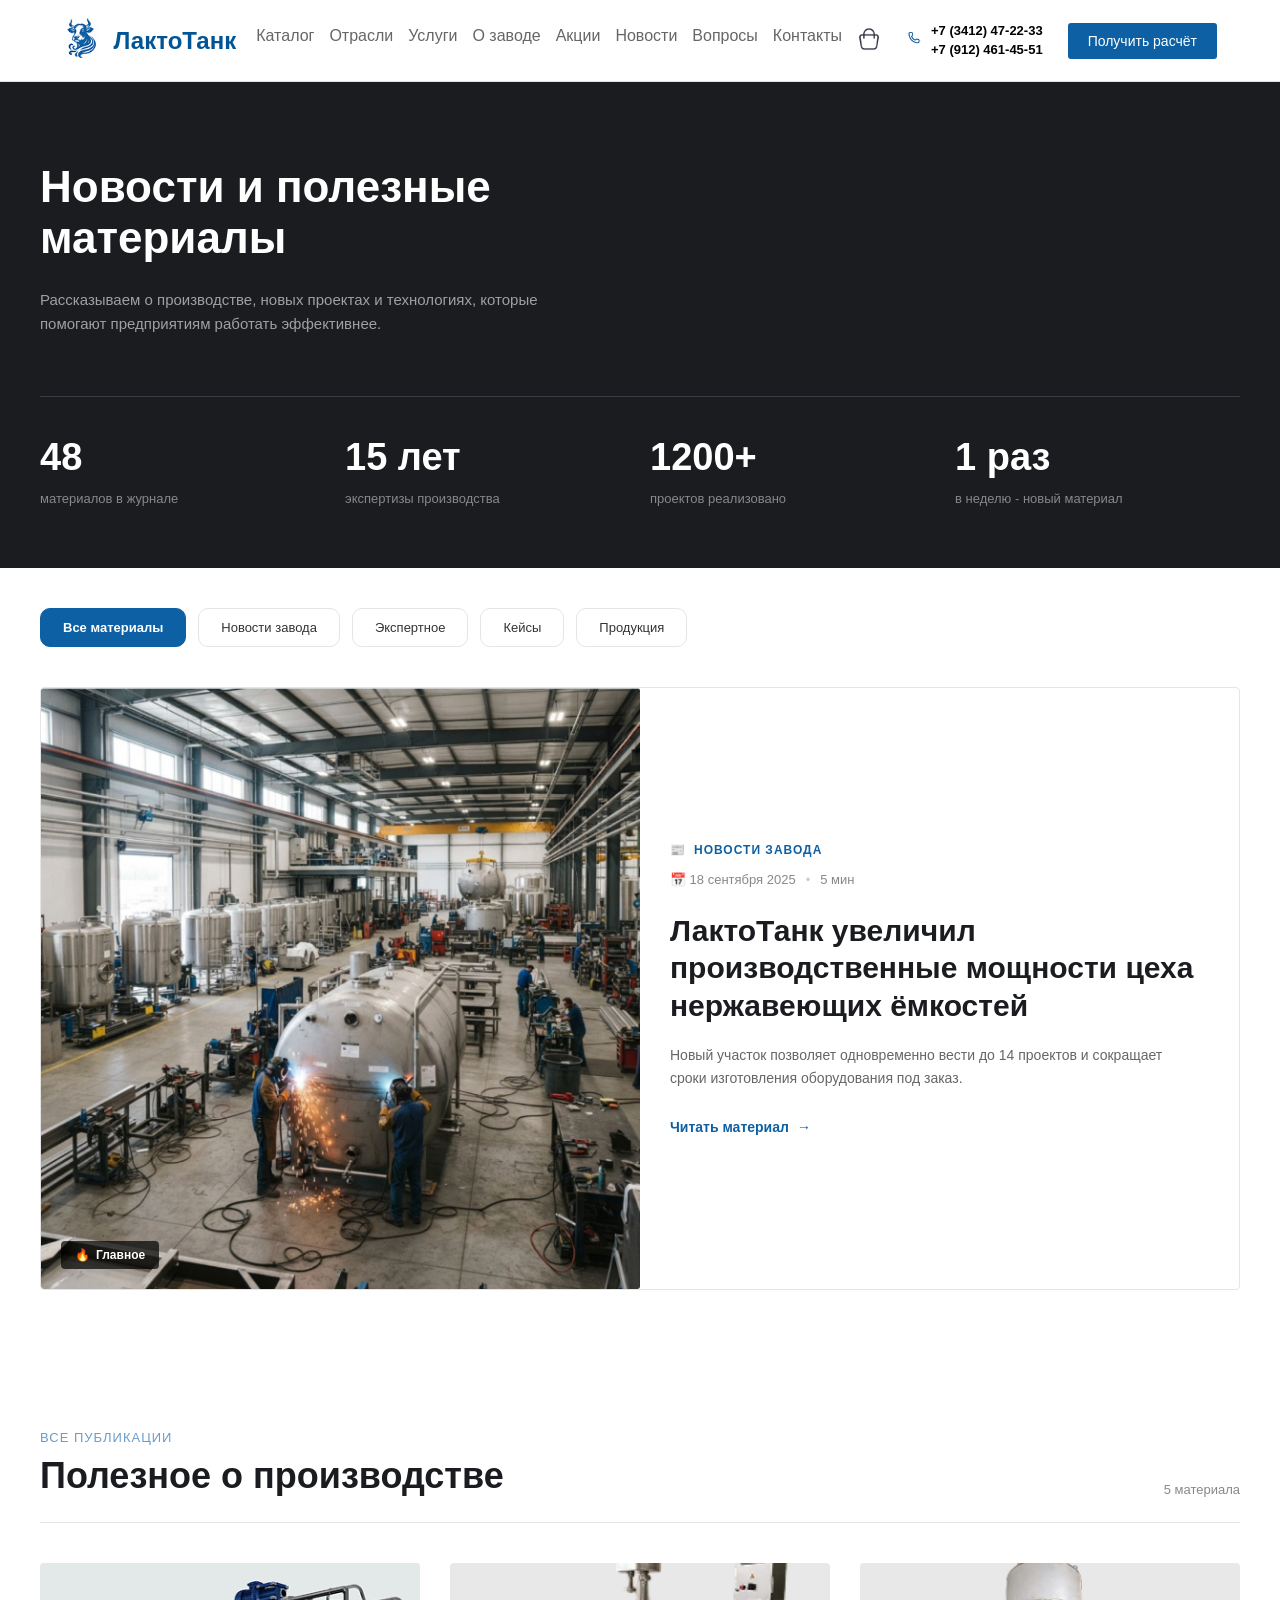
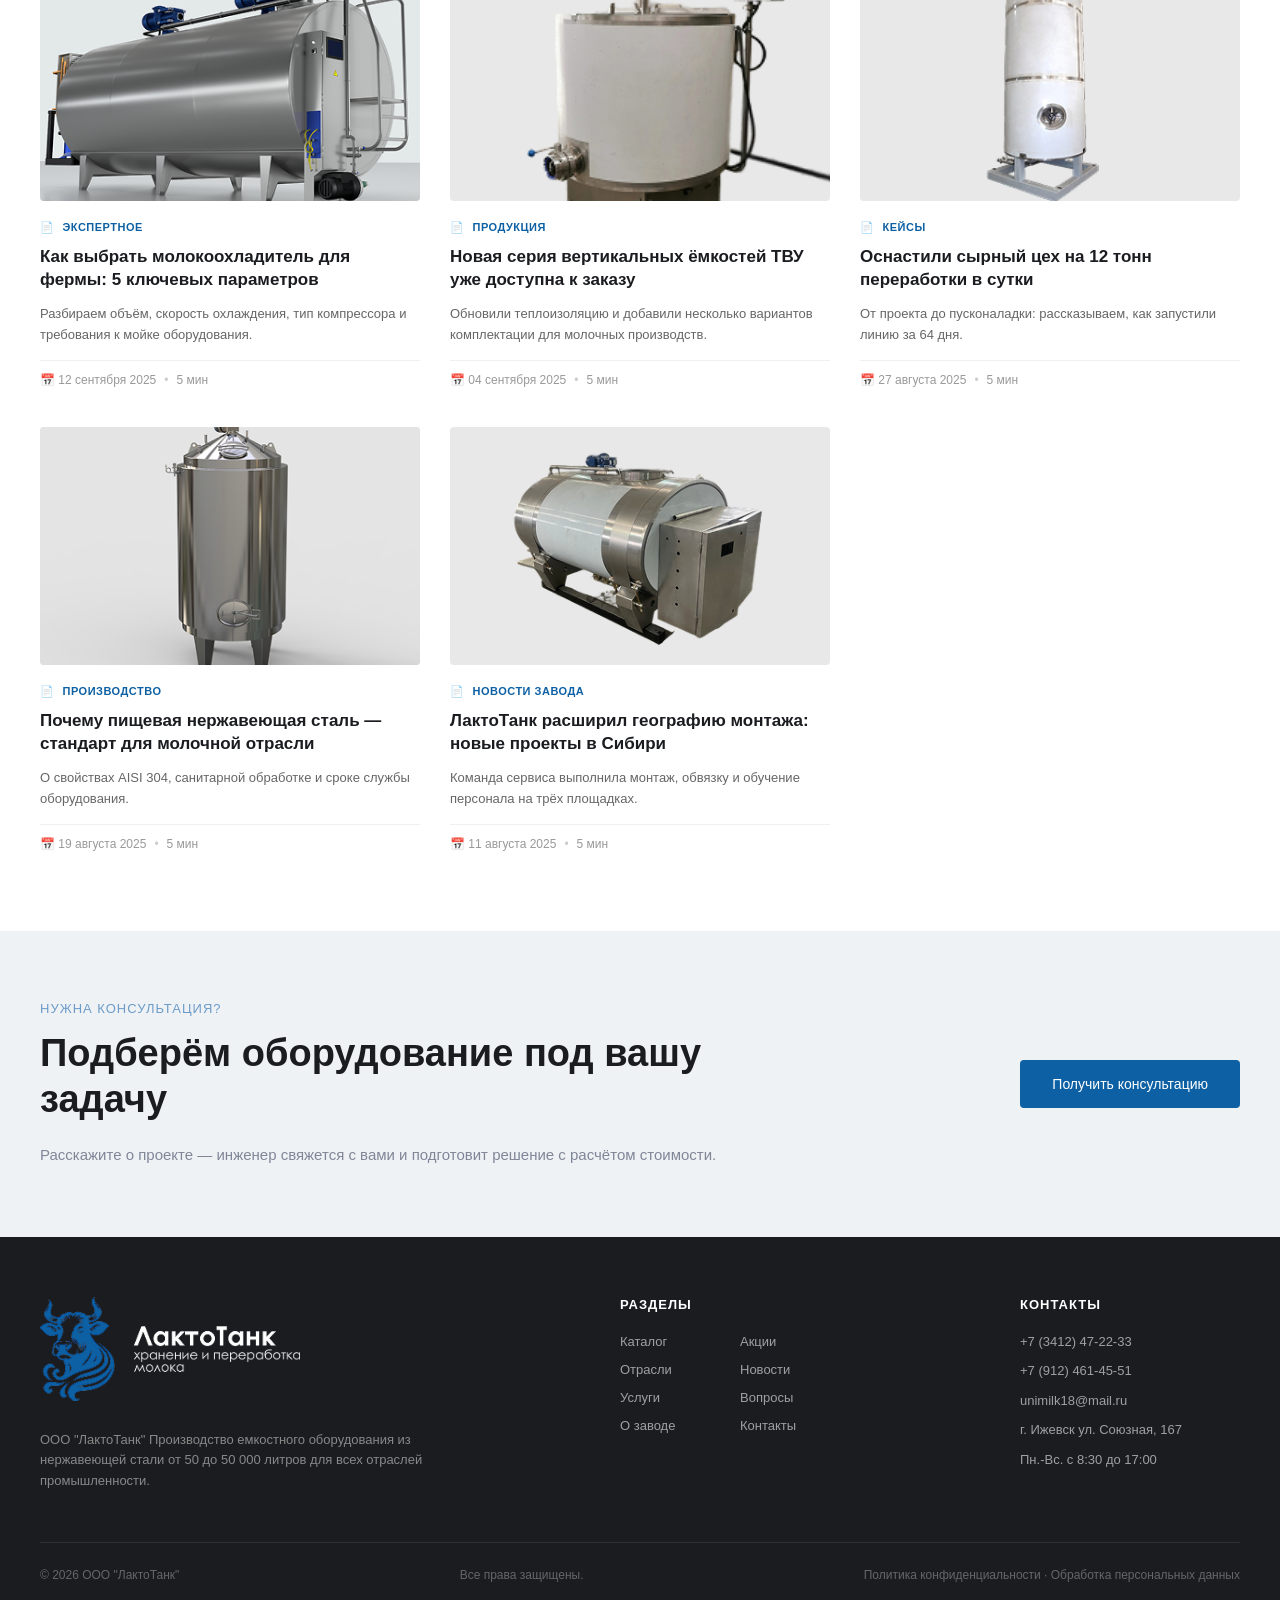
<file: лактотанкк/news.html>
<!DOCTYPE html>
<html lang="ru">
<head>
    <meta charset="UTF-8">
    <meta name="viewport" content="width=device-width, initial-scale=1.0">
    <title>Новости — ЛактоТанк</title>
    <link rel="stylesheet" href="css/style.css">
</head>
<body>
    <header class="header">
        <div class="logo-section">
            <a href="index.html" class="logo-link">
                <span class="logo-icon"><img src="img/лого.png" alt="Логотип"></span>
                <span class="logo-text">ЛактоТанк</span>
            </a>
        </div>

        <nav class="main-nav">
            <ul>
                <li><a href="index.html#catalog">Каталог</a></li>
                <li><a href="index.html#industries">Отрасли</a></li>
                <li><a href="index.html#services">Услуги</a></li>
                <li><a href="factory.html">О заводе</a></li>
                <li><a href="sale.html">Акции</a></li>
                <li><a href="news.html">Новости</a></li>
                <li><a href="index.html#faq">Вопросы</a></li>
                <li><a href="index.html#contacts">Контакты</a></li>
                <li><a href="basket.html"> <img class="basket-img" src="img/корзина.png" alt=""></a></li>


            </ul>
        </nav>

        <div class="contact-section">
            <div class="phone-block">
                <span class="phone-icon"><img src="img/phone.png" alt="Телефон"></span>
                <div class="phone-numbers">
                    <a href="tel:+73412472233">+7 (3412) 47-22-33</a>
                    <a href="tel:+79124614551">+7 (912) 461-45-51</a>
                </div>
            </div>
            <a href="#" class="btn-request">Получить расчёт</a>
        </div>
    </header>
    <section class="news-hero">
        <div class="container news-hero-container">
            <div class="news-hero-content">
                <h1 class="news-hero-title">Новости и полезные материалы</h1>
                <p class="news-hero-desc">
                    Рассказываем о производстве, новых проектах и технологиях, которые помогают предприятиям работать эффективнее.
                </p>
            </div>
            <div class="news-stats">
                <div class="news-stat-item">
                    <div class="news-stat-number">48</div>
                    <div class="news-stat-label">материалов в журнале</div>
                </div>
                <div class="news-stat-item">
                    <div class="news-stat-number">15 лет</div>
                    <div class="news-stat-label">экспертизы производства</div>
                </div>
                <div class="news-stat-item">
                    <div class="news-stat-number">1200+</div>
                    <div class="news-stat-label">проектов реализовано</div>
                </div>
                <div class="news-stat-item">
                    <div class="news-stat-number">1 раз</div>
                    <div class="news-stat-label">в неделю - новый материал</div>
                </div>
            </div>

        </div>
    </section>
    <section class="news-filters-section">
        <div class="container news-filters-container">
            <button class="news-filter-btn active">Все материалы</button>
            <button class="news-filter-btn">Новости завода</button>
            <button class="news-filter-btn">Экспертное</button>
            <button class="news-filter-btn">Кейсы</button>
            <button class="news-filter-btn">Продукция</button>
        </div>
    </section>
    <section class="featured-news-section">
        <div class="container featured-news-container">
            
            <article class="featured-news-card">
                <div class="featured-news-image">
                    <img src="img/услуги.png" alt="ЛактоТанк увеличил производственные мощности">
                    <span class="featured-badge">
                        <span class="featured-badge-icon">🔥</span> Главное
                    </span>
                </div>
                <div class="featured-news-content">
                    <div class="featured-news-category">
                        <span class="category-icon">📰</span>
                        <span>НОВОСТИ ЗАВОДА</span>
                    </div>
                    <div class="featured-news-meta">
                        <span class="meta-date">📅 18 сентября 2025</span>
                        <span class="meta-dot">•</span>
                        <span class="meta-read">5 мин</span>
                    </div>
                    <h2 class="featured-news-title">
                        ЛактоТанк увеличил производственные мощности цеха нержавеющих ёмкостей
                    </h2>
                    <p class="featured-news-desc">
                        Новый участок позволяет одновременно вести до 14 проектов и сокращает сроки изготовления оборудования под заказ.
                    </p>
                    <a href="#" class="featured-news-link">
                        Читать материал <span class="link-arrow">→</span>
                    </a>
                </div>
            </article>
        </div>
    </section>
    <section class="publications-section">
        <div class="container publications-container">
            <div class="publications-header">
                <div>
                    <div class="publications-label">ВСЕ ПУБЛИКАЦИИ</div>
                    <h2 class="publications-title">Полезное о производстве</h2>
                </div>
                <div class="publications-count">5 материала</div>
            </div>
            <div class="publications-grid">
                <article class="publication-card">
                    <div class="publication-image">
                        <img src="img/охладитель.png" alt="Как выбрать молокоохладитель">
                    </div>
                    <div class="publication-content">
                        <div class="publication-category">
                            <span class="publication-category-icon">📄</span>
                            <span>ЭКСПЕРТНОЕ</span>
                        </div>
                        <h3 class="publication-title">
                            <a href="#">Как выбрать молокоохладитель для фермы: 5 ключевых параметров</a>
                        </h3>
                        <p class="publication-desc">
                            Разбираем объём, скорость охлаждения, тип компрессора и требования к мойке оборудования.
                        </p>
                        <div class="publication-meta">
                            <span>📅 12 сентября 2025</span>
                            <span class="meta-dot">•</span>
                            <span>5 мин</span>
                        </div>
                    </div>
                </article>
                <article class="publication-card">
                    <div class="publication-image">
                        <img src="img/сыроварня.png" alt="Новая серия ёмкостей ТВУ">
                    </div>
                    <div class="publication-content">
                        <div class="publication-category">
                            <span class="publication-category-icon">📄</span>
                            <span>ПРОДУКЦИЯ</span>
                        </div>
                        <h3 class="publication-title">
                            <a href="#">Новая серия вертикальных ёмкостей ТВУ уже доступна к заказу</a>
                        </h3>
                        <p class="publication-desc">
                            Обновили теплоизоляцию и добавили несколько вариантов комплектации для молочных производств.
                        </p>
                        <div class="publication-meta">
                            <span>📅 04 сентября 2025</span>
                            <span class="meta-dot">•</span>
                            <span>5 мин</span>
                        </div>
                    </div>
                </article>
                <article class="publication-card">
                    <div class="publication-image">
                        <img src="img/емкость.png" alt="Сырный цех на 12 тонн">
                    </div>
                    <div class="publication-content">
                        <div class="publication-category">
                            <span class="publication-category-icon">📄</span>
                            <span>КЕЙСЫ</span>
                        </div>
                        <h3 class="publication-title">
                            <a href="#">Оснастили сырный цех на 12 тонн переработки в сутки</a>
                        </h3>
                        <p class="publication-desc">
                            От проекта до пусконаладки: рассказываем, как запустили линию за 64 дня.
                        </p>
                        <div class="publication-meta">
                            <span>📅 27 августа 2025</span>
                            <span class="meta-dot">•</span>
                            <span>5 мин</span>
                        </div>
                    </div>
                </article>
                <article class="publication-card">
                    <div class="publication-image">
                        <img src="img/ванна.png" alt="Пищевая нержавеющая сталь">
                    </div>
                    <div class="publication-content">
                        <div class="publication-category">
                            <span class="publication-category-icon">📄</span>
                            <span>ПРОИЗВОДСТВО</span>
                        </div>
                        <h3 class="publication-title">
                            <a href="#">Почему пищевая нержавеющая сталь — стандарт для молочной отрасли</a>
                        </h3>
                        <p class="publication-desc">
                            О свойствах AISI 304, санитарной обработке и сроке службы оборудования.
                        </p>
                        <div class="publication-meta">
                            <span>📅 19 августа 2025</span>
                            <span class="meta-dot">•</span>
                            <span>5 мин</span>
                        </div>
                    </div>
                </article>
                <article class="publication-card">
                    <div class="publication-image">
                        <img src="img/моловоз.png" alt="Новые проекты в Сибири">
                    </div>
                    <div class="publication-content">
                        <div class="publication-category">
                            <span class="publication-category-icon">📄</span>
                            <span>НОВОСТИ ЗАВОДА</span>
                        </div>
                        <h3 class="publication-title">
                            <a href="#">ЛактоТанк расширил географию монтажа: новые проекты в Сибири</a>
                        </h3>
                        <p class="publication-desc">
                            Команда сервиса выполнила монтаж, обвязку и обучение персонала на трёх площадках.
                        </p>
                        <div class="publication-meta">
                            <span>📅 11 августа 2025</span>
                            <span class="meta-dot">•</span>
                            <span>5 мин</span>
                        </div>
                    </div>
                </article>
            </div>
        </div>
    </section>
    <section class="cta-light-section">
        <div class="container cta-light-container">
            <div class="cta-light-left">
                <div class="cta-light-label">НУЖНА КОНСУЛЬТАЦИЯ?</div>
                <h2 class="cta-light-title">Подберём оборудование под вашу задачу</h2>
                <p class="cta-light-desc">
                    Расскажите о проекте — инженер свяжется с вами и подготовит решение с расчётом стоимости.
                </p>
            </div>
            <div class="cta-light-right">
                <a href="#" class="btn-cta-light">Получить консультацию</a>
            </div>

        </div>
    </section>

</body>
<footer class="footer">
    <div class="footer-container">
        <div class="footer-top">
            <div class="footer-col footer-col-brand">
                <a href="#" class="footer-logo">
                    <span ><img src="img/лого унимилк новое 4 (2).png" alt="Логотип"></span>
                </a>
                <p class="footer-desc">
                    ООО "ЛактоТанк" Производство емкостного оборудования из нержавеющей стали от 50 до 50 000 литров для всех отраслей промышленности.
                </p>
            </div>
            <div class="footer-col footer-col-nav">
                <h4 class="footer-title">РАЗДЕЛЫ</h4>
                <ul class="footer-nav-list">
                    <li><a href="index.html">Каталог</a></li>
                    <li><a href="sale.html">Акции</a></li>
                    <li><a href="#">Отрасли</a></li>
                    <li><a href="news.html">Новости</a></li>
                    <li><a href="#">Услуги</a></li>
                    <li><a href="#">Вопросы</a></li>
                    <li><a href="factory.html">О заводе</a></li>
                    <li><a href="#">Контакты</a></li>
                   
                </ul>
            </div>
            <div class="footer-col footer-col-contacts">
                <h4 class="footer-title">КОНТАКТЫ</h4>
                <div class="footer-contact-item">
                    <a href="tel:+73412472233">+7 (3412) 47-22-33</a>
                </div>
                <div class="footer-contact-item">
                    <a href="tel:+79124614551">+7 (912) 461-45-51</a>
                </div>
                <div class="footer-contact-item">
                    <a href="mailto:unimilk18@mail.ru">unimilk18@mail.ru</a>
                </div>
                <div class="footer-contact-item">
                    г. Ижевск ул. Союзная, 167
                </div>
                <div class="footer-contact-item">
                    Пн.-Вс. с 8:30 до 17:00
                </div>
            </div>

        </div>
        <div class="footer-bottom">
            <div class="footer-copyright">
                © 2026 ООО "ЛактоТанк"
            </div>
            <div class="footer-rights">
                Все права защищены.
            </div>
            <div class="footer-legal">
                <a href="#">Политика конфиденциальности</a> · <a href="#">Обработка персональных данных</a>
            </div>
        </div>
    </div>
</footer>
</html>
</file>
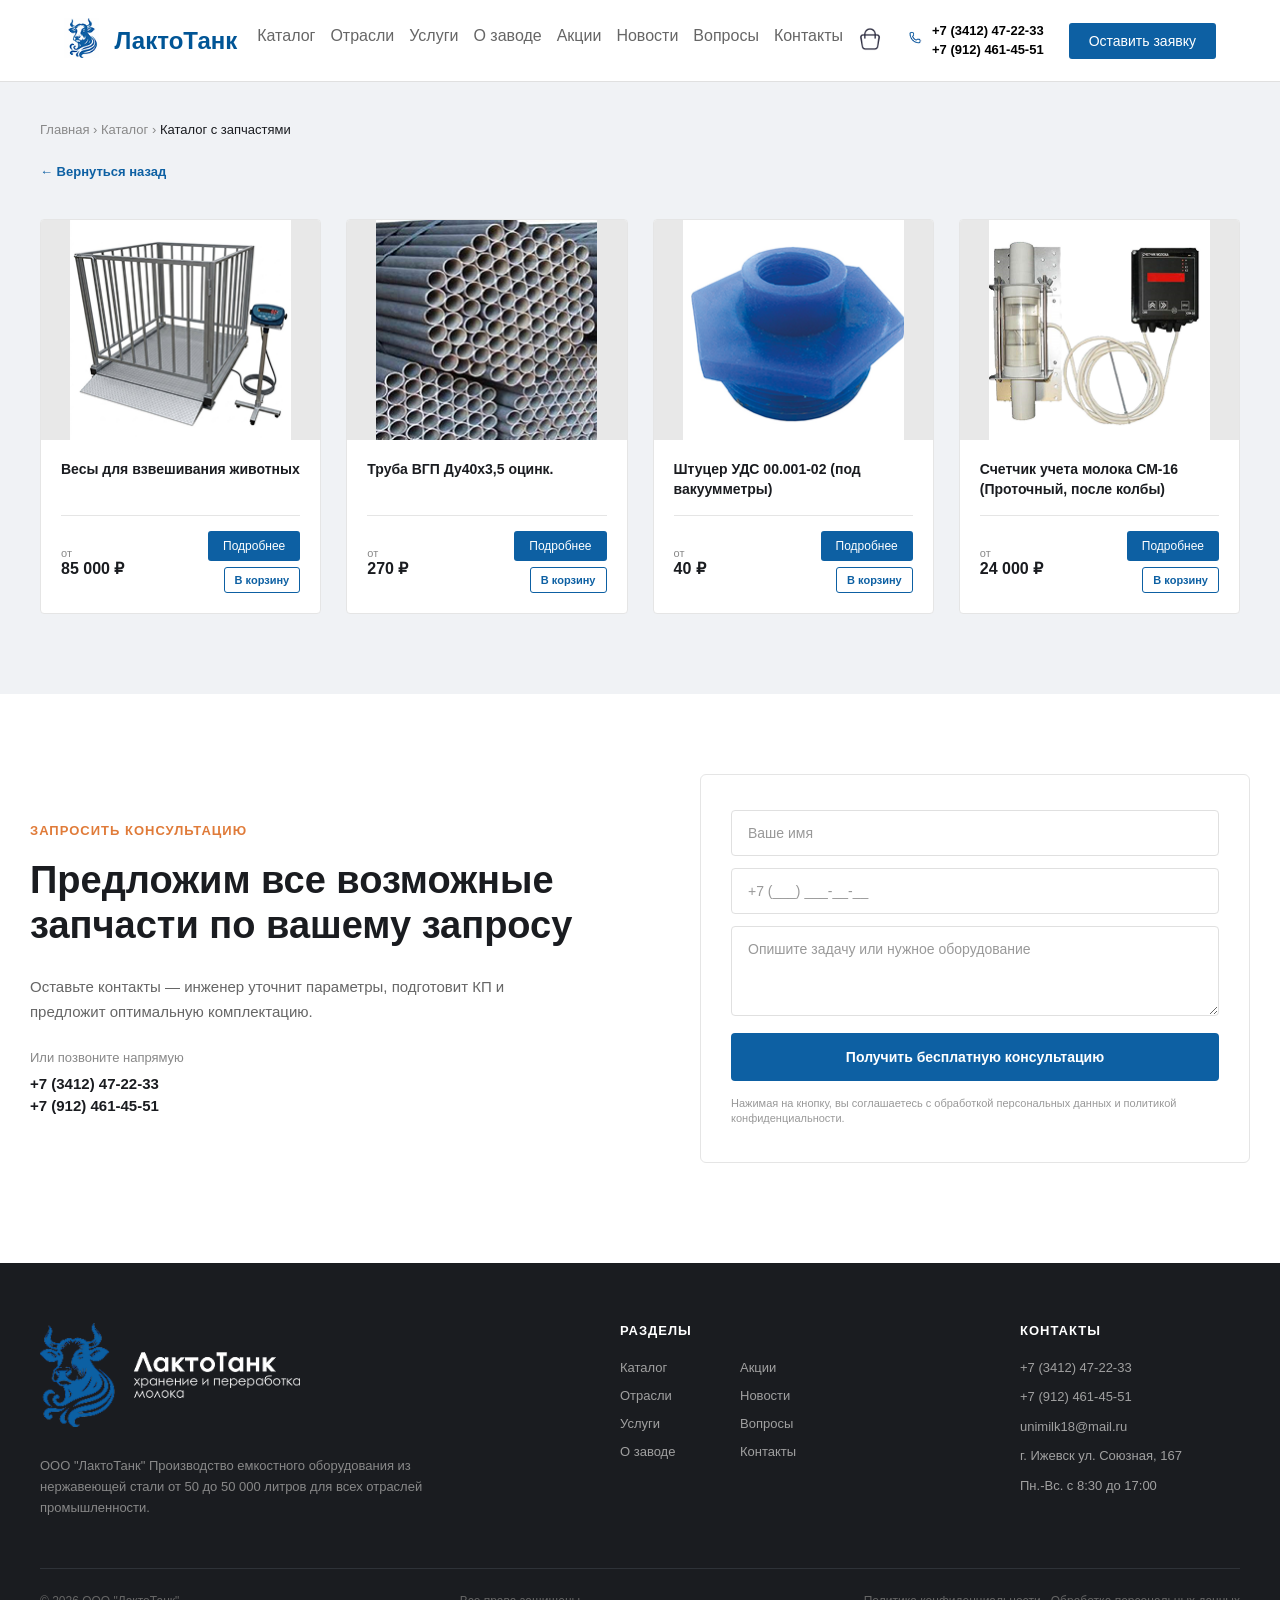
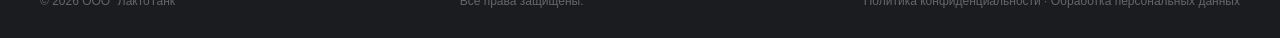
<file: лактотанкк/partscatalog.html>
<!DOCTYPE html>
<html lang="ru">
<head>
    <meta charset="UTF-8">
    <meta name="viewport" content="width=device-width, initial-scale=1.0">
    <title>Каталог с запчастями — ЛактоТанк</title>
    <link rel="stylesheet" href="css/style.css">
</head>
<body>

    <!-- ================= ШАПКА ================= -->
    <header class="header">
        <div class="logo-section">
            <a href="index.html" class="logo-link">
                <span class="logo-icon"><img src="img/лого.png" alt="Логотип"></span>
                <span class="logo-text">ЛактоТанк</span>
            </a>
        </div>

        <nav class="main-nav">
            <ul>
                <li><a href="index.html#catalog">Каталог</a></li>
                <li><a href="index.html#industries">Отрасли</a></li>
                <li><a href="index.html#services">Услуги</a></li>
                <li><a href="factory.html">О заводе</a></li>
                <li><a href="sale.html">Акции</a></li>
                <li><a href="news.html">Новости</a></li>
                <li><a href="index.html#faq">Вопросы</a></li>
                <li><a href="index.html#contacts">Контакты</a></li>
                <li><a href="basket.html"><img class="basket-img" src="img/корзина.png" alt="Корзина"></a></li>
            </ul>
        </nav>

        <div class="contact-section">
            <div class="phone-block">
                <span class="phone-icon"><img src="img/phone.png" alt="Телефон"></span>
                <div class="phone-numbers">
                    <a href="tel:+73412472233">+7 (3412) 47-22-33</a>
                    <a href="tel:+79124614551">+7 (912) 461-45-51</a>
                </div>
            </div>
            <a href="#" class="btn-request">Оставить заявку</a>
        </div>
    </header>

    <!-- ================= КАТАЛОГ ЗАПЧАСТЕЙ ================= -->
    <section class="parts-section">
        <div class="parts-container">

            <div class="parts-breadcrumbs">
                <a href="index.html">Главная</a> ›
                <a href="index.html">Каталог</a> ›
                <span>Каталог с запчастями</span>
            </div>

            <a href="index.html" class="parts-back">← Вернуться назад</a>

            <div class="parts-grid">

                <!-- Карточка 1 -->
                <div class="part-card">
                    <div class="part-card-image">
                        <img src="img/весы для взвешивания.png" alt="Весы для взвешивания животных">
                    </div>
                    <h3 class="part-card-title">Весы для взвешивания животных</h3>
                    <hr class="part-card-divider">
                    <div class="part-card-bottom">
                        <div class="part-card-price-block">
                            <span class="part-card-label">от</span>
                            <span class="part-card-price">85 000 ₽</span>
                        </div>
                        <div class="part-card-actions">
                            <a href="index3.html" class="part-card-btn">Подробнее</a>
                            <button class="btn-add-cart-small" 
                                    data-id="p1" 
                                    data-name="Весы для взвешивания животных" 
                                    data-price="85000" 
                                    data-image="img/весы для взвешивания.png">
                                В корзину
                            </button>
                        </div>
                    </div>
                </div>

                <!-- Карточка 2 -->
                <div class="part-card">
                    <div class="part-card-image">
                        <img src="img/трубы.png" alt="Труба ВГП Ду40х3,5 оцинк.">
                    </div>
                    <h3 class="part-card-title">Труба ВГП Ду40х3,5 оцинк.</h3>
                    <hr class="part-card-divider">
                    <div class="part-card-bottom">
                        <div class="part-card-price-block">
                            <span class="part-card-label">от</span>
                            <span class="part-card-price">270 ₽</span>
                        </div>
                        <div class="part-card-actions">
                            <a href="#" class="part-card-btn">Подробнее</a>
                            <button class="btn-add-cart-small" 
                                    data-id="p2" 
                                    data-name="Труба ВГП Ду40х3,5 оцинк." 
                                    data-price="270" 
                                    data-image="img/трубы.png">
                                В корзину
                            </button>
                        </div>
                    </div>
                </div>

                <!-- Карточка 3 -->
                <div class="part-card">
                    <div class="part-card-image">
                        <img src="img/штуцер.png" alt="Штуцер УДС 00.001-02">
                    </div>
                    <h3 class="part-card-title">Штуцер УДС 00.001-02 (под вакуумметры)</h3>
                    <hr class="part-card-divider">
                    <div class="part-card-bottom">
                        <div class="part-card-price-block">
                            <span class="part-card-label">от</span>
                            <span class="part-card-price">40 ₽</span>
                        </div>
                        <div class="part-card-actions">
                            <a href="#" class="part-card-btn">Подробнее</a>
                            <button class="btn-add-cart-small" 
                                    data-id="p3" 
                                    data-name="Штуцер УДС 00.001-02" 
                                    data-price="40" 
                                    data-image="img/штуцер.png">
                                В корзину
                            </button>
                        </div>
                    </div>
                </div>

                <!-- Карточка 4 -->
                <div class="part-card">
                    <div class="part-card-image">
                        <img src="img/счетчик.png" alt="Счетчик учета молока СМ-16">
                    </div>
                    <h3 class="part-card-title">Счетчик учета молока СМ-16 (Проточный, после колбы)</h3>
                    <hr class="part-card-divider">
                    <div class="part-card-bottom">
                        <div class="part-card-price-block">
                            <span class="part-card-label">от</span>
                            <span class="part-card-price">24 000 ₽</span>
                        </div>
                        <div class="part-card-actions">
                            <a href="#" class="part-card-btn">Подробнее</a>
                            <button class="btn-add-cart-small" 
                                    data-id="p4" 
                                    data-name="Счетчик учета молока СМ-16" 
                                    data-price="24000" 
                                    data-image="img/счетчик.png">
                                В корзину
                            </button>
                        </div>
                    </div>
                </div>

            </div>
        </div>
    </section>

    <section class="parts-cta-section">
        <div class="parts-cta-container">
            <div class="parts-cta-left">
                <div class="parts-cta-label">ЗАПРОСИТЬ КОНСУЛЬТАЦИЮ</div>
                <h2 class="parts-cta-title">Предложим все возможные запчасти по вашему запросу</h2>
                <p class="parts-cta-desc">
                    Оставьте контакты — инженер уточнит параметры, подготовит КП и предложит оптимальную комплектацию.
                </p>
                <div class="parts-cta-call">Или позвоните напрямую</div>
                <div class="parts-cta-phones">
                    <a href="tel:+73412472233">+7 (3412) 47-22-33</a>
                    <a href="tel:+79124614551">+7 (912) 461-45-51</a>
                </div>
            </div>
            <div class="parts-cta-right">
                <div class="parts-cta-form-wrapper">
                    <form action="#" class="parts-cta-form">
                        <input type="text" placeholder="Ваше имя" required>
                        <input type="tel" placeholder="+7 (___) ___-__-__" required>
                        <textarea placeholder="Опишите задачу или нужное оборудование"></textarea>
                        <button type="submit" class="btn-parts-cta">Получить бесплатную консультацию</button>
                    </form>
                    <p class="parts-cta-privacy">
                        Нажимая на кнопку, вы соглашаетесь с обработкой персональных данных и политикой конфиденциальности.
                    </p>
                </div>
            </div>
        </div>
    </section>

    <!-- ================= ПОДВАЛ ================= -->
    <footer class="footer">
        <div class="footer-container">
            <div class="footer-top">
                <div class="footer-col footer-col-brand">
                    <a href="#" class="footer-logo">
                        <img src="img/лого унимилк новое 4 (2).png" alt="Логотип">
                    </a>
                    <p class="footer-desc">
                        ООО "ЛактоТанк" Производство емкостного оборудования из нержавеющей стали от 50 до 50 000 литров для всех отраслей промышленности.
                    </p>
                </div>
                <div class="footer-col footer-col-nav">
                    <h4 class="footer-title">РАЗДЕЛЫ</h4>
                    <ul class="footer-nav-list">
                        <li><a href="index.html">Каталог</a></li>
                        <li><a href="sale.html">Акции</a></li>
                        <li><a href="#">Отрасли</a></li>
                        <li><a href="news.html">Новости</a></li>
                        <li><a href="#">Услуги</a></li>
                        <li><a href="#">Вопросы</a></li>
                        <li><a href="factory.html">О заводе</a></li>
                        <li><a href="#">Контакты</a></li>
                    </ul>
                </div>
                <div class="footer-col footer-col-contacts">
                    <h4 class="footer-title">КОНТАКТЫ</h4>
                    <div class="footer-contact-item"><a href="tel:+73412472233">+7 (3412) 47-22-33</a></div>
                    <div class="footer-contact-item"><a href="tel:+79124614551">+7 (912) 461-45-51</a></div>
                    <div class="footer-contact-item"><a href="mailto:unimilk18@mail.ru">unimilk18@mail.ru</a></div>
                    <div class="footer-contact-item">г. Ижевск ул. Союзная, 167</div>
                    <div class="footer-contact-item">Пн.-Вс. с 8:30 до 17:00</div>
                </div>
            </div>
            <div class="footer-bottom">
                <div class="footer-copyright">© 2026 ООО "ЛактоТанк"</div>
                <div class="footer-rights">Все права защищены.</div>
                <div class="footer-legal">
                    <a href="#">Политика конфиденциальности</a> · <a href="#">Обработка персональных данных</a>
                </div>
            </div>
        </div>
    </footer>
<script>
document.addEventListener('DOMContentLoaded', function() {
    var addButtons = document.querySelectorAll('.btn-add-cart-small');
    
    addButtons.forEach(function(button) {
        button.addEventListener('click', function(e) {
            e.preventDefault();
            
            // 1. Сохраняем товар
            var product = {
                id: this.getAttribute('data-id'),
                name: this.getAttribute('data-name'),
                price: parseInt(this.getAttribute('data-price')),
                image: this.getAttribute('data-image'),
                qty: 1
            };
            
            var cart = JSON.parse(localStorage.getItem('cart')) || [];
            var existing = cart.find(function(item) { return item.id === product.id; });
            if (existing) {
                existing.qty += 1;
            } else {
                cart.push(product);
            }
            localStorage.setItem('cart', JSON.stringify(cart));
            
            // 2. Показываем "✓ Добавлено"
            var self = this;
            self.textContent = '✓ Добавлено';
            self.style.backgroundColor = '#28a745';
            self.style.color = '#fff';
            self.style.borderColor = '#28a745';
            self.disabled = true;
            
            // 3. Через 1.5 сек ЗАМЕНЯЕМ кнопку целиком на ссылку
            setTimeout(function() {
                // Создаём новую ссылку-кнопку
                var newLink = document.createElement('a');
                newLink.href = 'basket.html';
                newLink.textContent = 'Перейти в корзину';
                newLink.className = 'btn-add-cart-small';
                newLink.style.backgroundColor = '#0D60A3';
                newLink.style.color = '#fff';
                newLink.style.borderColor = '#0D60A3';
                newLink.style.textAlign = 'center';
                newLink.style.textDecoration = 'none';
                newLink.style.display = 'inline-block';
                
                // Заменяем старую кнопку на новую ссылку
                self.parentNode.replaceChild(newLink, self);
            }, 1500);
        });
    });
});
</script>

</body>
</html>
</file>
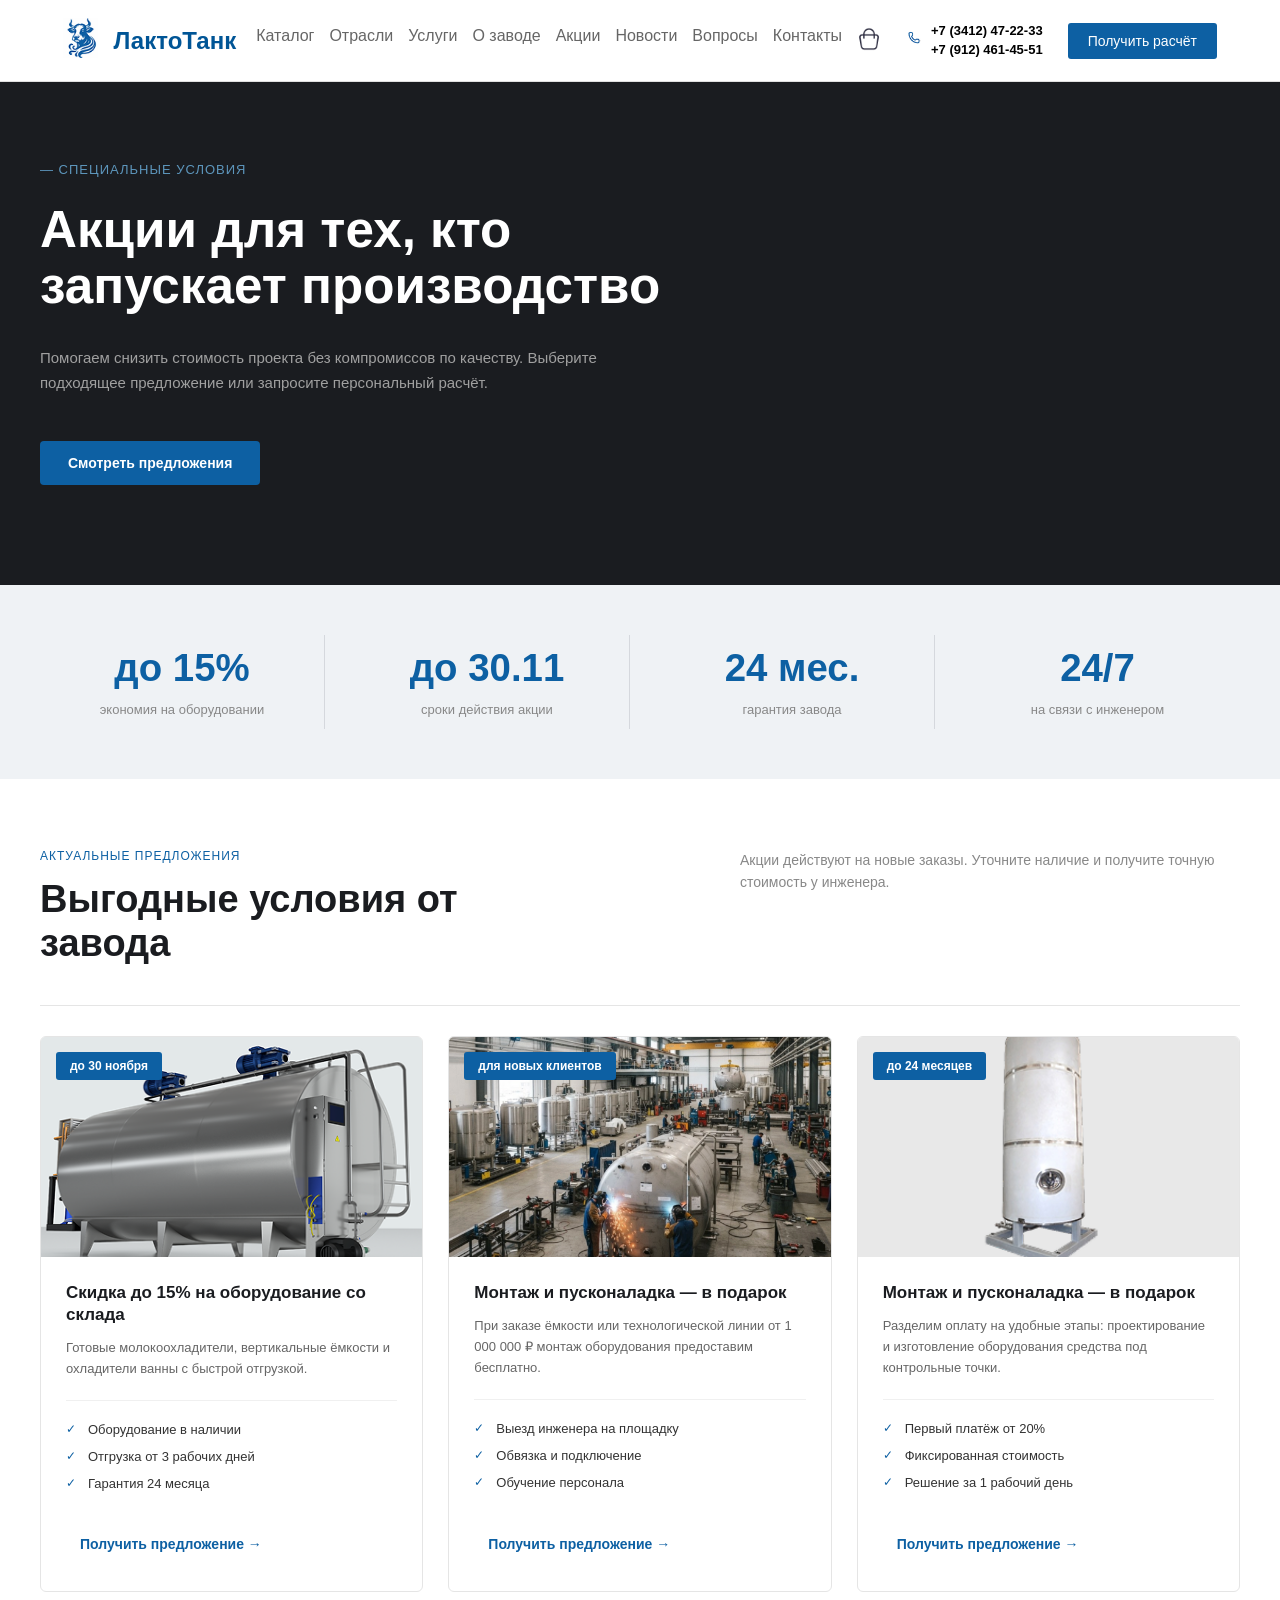
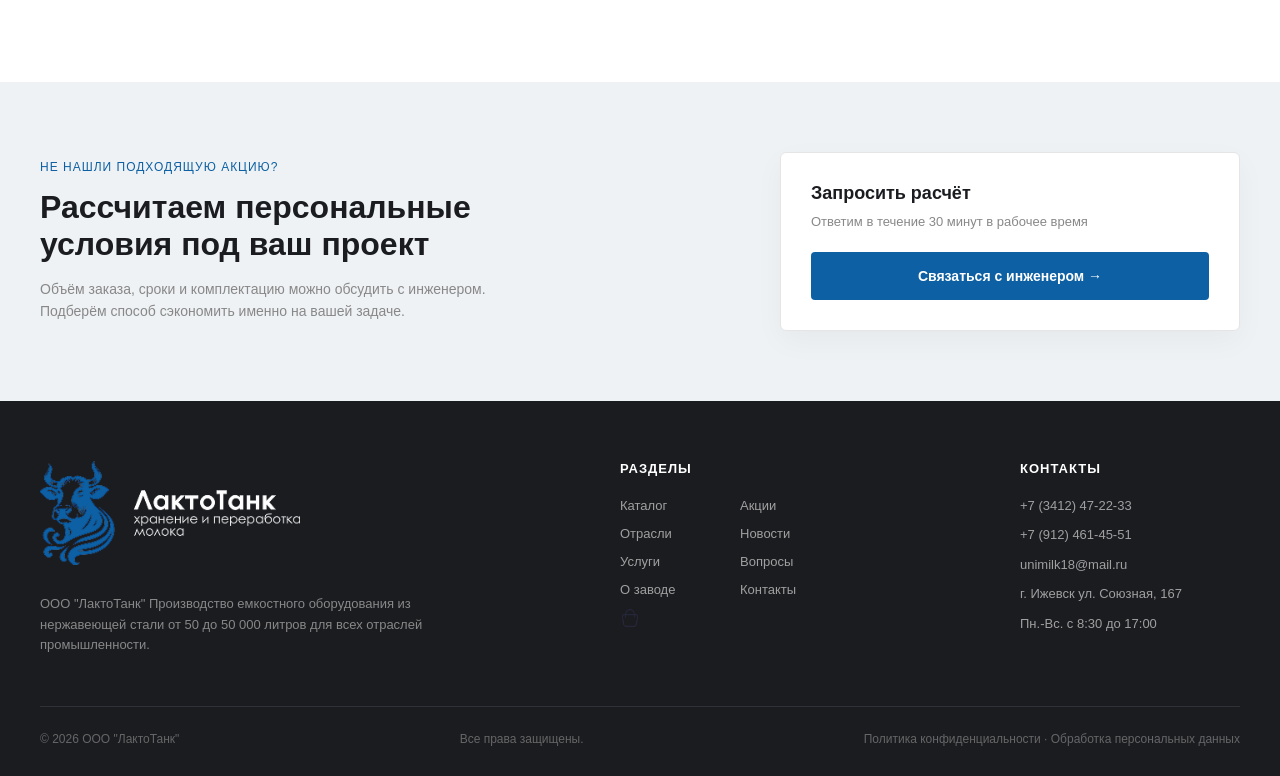
<file: лактотанкк/sale.html>
<!DOCTYPE html>
<html lang="ru">
<head>
    <meta charset="UTF-8">
    <meta name="viewport" content="width=device-width, initial-scale=1.0">
    <title>Акции — ЛактоТанк</title>
    <link rel="stylesheet" href="css/style.css">
</head>
<body>

<header class="header">
        <div class="logo-section">
            <a href="index.html" class="logo-link">
                <span class="logo-icon"><img src="img/лого.png" alt="Логотип"></span>
                <span class="logo-text">ЛактоТанк</span>
            </a>
        </div>

        <nav class="main-nav">
            <ul>
                <li><a href="index.html#catalog">Каталог</a></li>
                <li><a href="index.html#industries">Отрасли</a></li>
                <li><a href="index.html#services">Услуги</a></li>
                <li><a href="factory.html">О заводе</a></li>
                <li><a href="sale.html">Акции</a></li>
                <li><a href="news.html">Новости</a></li>
                <li><a href="index.html#faq">Вопросы</a></li>
                <li><a href="index.html#contacts">Контакты</a></li>
                <li><a href="basket.html"> <img class="basket-img" src="img/корзина.png" alt=""></a></li>
                
            </ul>
        </nav>

        <div class="contact-section">
            <div class="phone-block">
                <span class="phone-icon"><img src="img/phone.png" alt="Телефон"></span>
                <div class="phone-numbers">
                    <a href="tel:+73412472233">+7 (3412) 47-22-33</a>
                    <a href="tel:+79124614551">+7 (912) 461-45-51</a>
                </div>
            </div>
            <a href="#" class="btn-request">Получить расчёт</a>
        </div>
</header>
    <section class="promo-hero">
        <div class="promo-hero-container">
            <div class="promo-hero-badge">— СПЕЦИАЛЬНЫЕ УСЛОВИЯ</div>
            <h1 class="promo-hero-title">
                Акции для тех, кто запускает производство
            </h1>
            <p class="promo-hero-desc">
                Помогаем снизить стоимость проекта без компромиссов по качеству. Выберите подходящее предложение или запросите персональный расчёт.
            </p>
            <a href="#offers" class="btn-promo-primary">Смотреть предложения</a>
        </div>
    </section>

    <section class="promo-stats-section">
        <div class="promo-stats-container">
            <div class="promo-stat-item">
                <div class="promo-stat-number">до 15%</div>
                <div class="promo-stat-label">экономия на оборудовании</div>
            </div>
            <div class="promo-stat-item">
                <div class="promo-stat-number">до 30.11</div>
                <div class="promo-stat-label">сроки действия акции</div>
            </div>
            <div class="promo-stat-item">
                <div class="promo-stat-number">24 мес.</div>
                <div class="promo-stat-label">гарантия завода</div>
            </div>
            <div class="promo-stat-item">
                <div class="promo-stat-number">24/7</div>
                <div class="promo-stat-label">на связи с инженером</div>
            </div>
        </div>
    </section>
    <section class="promo-offers-section" id="offers">
        <div class="promo-offers-container">

            <div class="promo-offers-header">
                <div class="promo-offers-header-left">
                    <div class="promo-offers-label">АКТУАЛЬНЫЕ ПРЕДЛОЖЕНИЯ</div>
                    <h2 class="promo-offers-title">Выгодные условия от завода</h2>
                </div>
                <div class="promo-offers-header-right">
                    <p class="promo-offers-subtitle">
                        Акции действуют на новые заказы. Уточните наличие и получите точную стоимость у инженера.
                    </p>
                </div>
            </div>

            <div class="promo-offers-grid">

                <div class="promo-card">
                    <div class="promo-card-image">
                        <img src="img/охладитель.png" alt="Скидка на оборудование">
                        <span class="promo-card-tag">до 30 ноября</span>
                    </div>
                    <div class="promo-card-body">
                        <h3 class="promo-card-title">Скидка до 15% на оборудование со склада</h3>
                        <p class="promo-card-desc">
                            Готовые молокоохладители, вертикальные ёмкости и охладители ванны с быстрой отгрузкой.
                        </p>
                        <ul class="promo-card-list">
                            <li>Оборудование в наличии</li>
                            <li>Отгрузка от 3 рабочих дней</li>
                            <li>Гарантия 24 месяца</li>
                        </ul>
                        <a href="#" class="btn-promo-card">Получить предложение →</a>
                    </div>
                </div>

                <div class="promo-card">
                    <div class="promo-card-image">
                        <img src="img/услуги.png" alt="Монтаж и пусконаладка">
                        <span class="promo-card-tag">для новых клиентов</span>
                    </div>
                    <div class="promo-card-body">
                        <h3 class="promo-card-title">Монтаж и пусконаладка — в подарок</h3>
                        <p class="promo-card-desc">
                            При заказе ёмкости или технологической линии от 1 000 000 ₽ монтаж оборудования предоставим бесплатно.
                        </p>
                        <ul class="promo-card-list">
                            <li>Выезд инженера на площадку</li>
                            <li>Обвязка и подключение</li>
                            <li>Обучение персонала</li>
                        </ul>
                        <a href="#" class="btn-promo-card">Получить предложение →</a>
                    </div>
                </div>

                <div class="promo-card">
                    <div class="promo-card-image">
                        <img src="img/емкость.png" alt="Рассрочка">
                        <span class="promo-card-tag">до 24 месяцев</span>
                    </div>
                    <div class="promo-card-body">
                        <h3 class="promo-card-title">Монтаж и пусконаладка — в подарок</h3>
                        <p class="promo-card-desc">
                            Разделим оплату на удобные этапы: проектирование и изготовление оборудования средства под контрольные точки.
                        </p>
                        <ul class="promo-card-list">
                            <li>Первый платёж от 20%</li>
                            <li>Фиксированная стоимость</li>
                            <li>Решение за 1 рабочий день</li>
                        </ul>
                        <a href="#" class="btn-promo-card">Получить предложение →</a>
                    </div>
                </div>

            </div>
        </div>
    </section>
    <section class="promo-cta-section">
        <div class="promo-cta-container">
            <div class="promo-cta-left">
                <div class="promo-cta-label">НЕ НАШЛИ ПОДХОДЯЩУЮ АКЦИЮ?</div>
                <h2 class="promo-cta-title">Рассчитаем персональные условия под ваш проект</h2>
                <p class="promo-cta-desc">
                    Объём заказа, сроки и комплектацию можно обсудить с инженером. Подберём способ сэкономить именно на вашей задаче.
                </p>
            </div>
            <div class="promo-cta-right">
                <div class="promo-cta-form-wrapper">
                    <h3 class="promo-cta-form-title">Запросить расчёт</h3>
                    <p class="promo-cta-form-subtitle">Ответим в течение 30 минут в рабочее время</p>
                    <a href="#" class="btn-promo-cta">Связаться с инженером →</a>
                </div>
            </div>
        </div>
    </section>
<footer class="footer">
    <div class="footer-container">
        <div class="footer-top">
            <div class="footer-col footer-col-brand">
                <a href="#" class="footer-logo">
                    <span ><img src="img/лого унимилк новое 4 (2).png" alt="Логотип"></span>
                </a>
                <p class="footer-desc">
                    ООО "ЛактоТанк" Производство емкостного оборудования из нержавеющей стали от 50 до 50 000 литров для всех отраслей промышленности.
                </p>
            </div>
            <div class="footer-col footer-col-nav">
                <h4 class="footer-title">РАЗДЕЛЫ</h4>
                <ul class="footer-nav-list">
                    <li><a href="index.html">Каталог</a></li>
                    <li><a href="sale.html">Акции</a></li>
                    <li><a href="#">Отрасли</a></li>
                    <li><a href="news.html">Новости</a></li>
                    <li><a href="#">Услуги</a></li>
                    <li><a href="#">Вопросы</a></li>
                    <li><a href="factory.html">О заводе</a></li>
                    <li><a href="#">Контакты</a></li>
                    <li><img  class ="basket" src="img/корзина.png" alt=""></li>
                </ul>
            </div>
            <div class="footer-col footer-col-contacts">
                <h4 class="footer-title">КОНТАКТЫ</h4>
                <div class="footer-contact-item">
                    <a href="tel:+73412472233">+7 (3412) 47-22-33</a>
                </div>
                <div class="footer-contact-item">
                    <a href="tel:+79124614551">+7 (912) 461-45-51</a>
                </div>
                <div class="footer-contact-item">
                    <a href="mailto:unimilk18@mail.ru">unimilk18@mail.ru</a>
                </div>
                <div class="footer-contact-item">
                    г. Ижевск ул. Союзная, 167
                </div>
                <div class="footer-contact-item">
                    Пн.-Вс. с 8:30 до 17:00
                </div>
            </div>

        </div>
        <div class="footer-bottom">
            <div class="footer-copyright">
                © 2026 ООО "ЛактоТанк"
            </div>
            <div class="footer-rights">
                Все права защищены.
            </div>
            <div class="footer-legal">
                <a href="#">Политика конфиденциальности</a> · <a href="#">Обработка персональных данных</a>
            </div>
        </div>
    </div>
</footer>
</body>
</html>
</file>
<file: лактотанкк/css/style.css>
* {
    margin: 0;
    padding: 0;
    box-sizing: border-box;
}
html, body {
    overflow-x: hidden;
    width: 100%;
}
body {
    font-family: 'Inter', sans-serif;
    background-color: #f4f4f4;
    color: #1a1c20;
}
img {
    max-width: 100%;
    height: auto;
    /* display: block; */
}
.container {
    width: 100%;
    max-width: 1920px;
    margin: 0 auto;
}
.basket-img{
    width: 24px;
    height: 24px;
}
.header {
    display: flex;
    align-items: center;
    justify-content: center;
    gap: 20px;
    background-color: #fff;
    border-bottom: 1px solid #e0e0e0;
    min-height: 82px;
    padding: 10px 40px;
    max-width: 100%;
    flex-wrap: wrap;
    margin: 0 auto;
}
.logo-section .logo-link {
    display: flex;
    align-items: center;
    gap: 15px;
    text-decoration: none;
    color: #005596;
    font-weight: bold;
    font-size: 24px;
    flex-shrink: 0;
}
.logo-icon img {
    height: 40px;
    width: auto;
}
.main-nav ul {
    display: flex;
    list-style: none;
    gap: 15px;
    flex-wrap: wrap;
    text-align: center;
}
.main-nav a {
    text-decoration: none;
    color: #666;
    font-size: 16px;
    transition: color 0.3s;
    white-space: nowrap;
}
.main-nav a:hover {
    color: #005596;
}
.contact-section {
    display: flex;
    align-items: center;
    gap: 25px;
    flex-shrink: 0;
}
.phone-block {
    display: flex;
    align-items: center;
    gap: 10px;
}
.basket{
    width:20px;
    height: 20px;
}
.phone-icon img {
    height: 20px;
    width: 20px;
    
}
.phone-numbers {
    display: flex;
    flex-direction: column;
}
.phone-numbers a {
    text-decoration: none;
    color: #000;
    font-weight: bold;
    font-size: 13px;
    line-height: 1.4;
    white-space: nowrap;
}
.btn-request {
    background-color: #0D60A3;
    color: #fff;
    text-decoration: none;
    padding: 10px 20px;
    border-radius: 3px;
    font-size: 14px;
    white-space: nowrap;
    transition: background-color 0.3s;
    text-align: center;
}
.btn-request:hover {
    background-color: #00407a;
}


.hero-section {
    background-color: #1a1c20;
    padding: 80px 0 100px;
    color: #fff;
}
.hero-container {
    display: flex;
    gap: 60px;
    justify-content: center;
    flex-wrap: wrap;
}
.hero-left {
    flex: 1 1 500px;
    max-width: 650px;
}
.hero-badge {
    display: inline-block;
    border: 1px solid #9A9999;
    color: #ccc;
    font-size: 12px;
    text-transform: uppercase;
    padding: 8px 16px;
    margin-bottom: 30px;
    letter-spacing: 1px;
}
.hero-title {
    font-size: clamp(28px, 4vw, 48px);
    line-height: 1.1;
    font-weight: 700;
    margin-bottom: 25px;
}
.hero-desc {
    font-size: 14px;
    line-height: 1.6;
    color: #a0a0a0;
    margin-bottom: 40px;
    max-width: 500px;
}
.heroo-features {
    display: grid;
    grid-template-columns: repeat(auto-fit, minmax(220px, 1fr));
    gap: 15px;
    max-width: 500px;
}

.feature-cardd {
    display: flex;
    align-items: center;
    gap: 12px;
    background-color: #25282e;
    border: 1px solid #9A9999;
    padding: 15px;
    border-radius: 4px;
    font-size: 12px;
    color: #ddd;
}

.feature-iconn img {
    width: 18px;
    height: 18px;
}

.hero-right {
    flex: 1 1 400px;
    max-width: 450px;
    width: 100%;
}

.form-wrapper {
    background-color: #25282e;
    border: 1px solid #9A9999;
    border-radius: 8px;
    padding: 35px 30px;
}

.form-title {
    font-size: 25px;
    margin-bottom: 10px;
}

.form-subtitle {
    font-size: 13px;
    color: #888;
    line-height: 1.5;
    margin-bottom: 25px;
}

.hero-form {
    display: flex;
    flex-direction: column;
    gap: 12px;
}

.hero-form input,
.hero-form textarea {
    width: 100%;
    background-color: #2e3238;
    border: 1px solid #9A9999;
    color: #fff;
    padding: 12px 15px;
    border-radius: 4px;
    font-size: 14px;
    font-family: inherit;
}

.hero-form input::placeholder,
.hero-form textarea::placeholder {
    color: #777;
}

.hero-form textarea {
    resize: vertical;
    min-height: 80px;
}

.hero-form input:focus,
.hero-form textarea:focus {
    outline: none;
    border-color: #0D60A3;
}

.btn-submit {
    background-color: #0D60A3;
    color: #fff;
    border: none;
    padding: 14px;
    font-size: 14px;
    font-weight: bold;
    border-radius: 4px;
    cursor: pointer;
    transition: background-color 0.3s;
    margin-top: 5px;
}

.btn-submit:hover {
    background-color: #00407a;
}

.form-privacy {
    font-size: 11px;
    color: #666;
    line-height: 1.4;
    margin-top: 15px;
}


.stats-section {
    background: #0D60A3;
    width: 100%;
    padding: 40px 0;
    color: #fff;
}

.stats-container {
    display: flex;
    justify-content: space-between;
    align-items: center;
    max-width: 1440px;
    margin: 0 auto;
    padding: 0 40px;
    flex-wrap: wrap;
    gap: 20px;
}

.stat-item {
    flex: 1 1 180px;
    text-align: center;
    padding: 10px 20px;
    border-right: 1px solid rgba(255, 255, 255, 0.2);
}

.stat-item:last-child {
    border-right: none;
}

.stat-number {
    font-size: clamp(24px, 3vw, 36px);
    font-weight: bold;
    line-height: 1.2;
    margin-bottom: 8px;
}

.stat-label {
    font-size: 13px;
    color: rgba(255, 255, 255, 0.7);
    line-height: 1.4;
}


.features-section {
    background-color: #fff;
    padding: 80px 0 100px;
}

.features-container {
    max-width: 1440px;
    margin: 0 auto;
    padding: 0 40px;
}

.features-header {
    margin-bottom: 50px;
    max-width: 700px;
}

.section-label {
    font-size: 13px;
    text-transform: uppercase;
    color: #6c9bc9;
    letter-spacing: 1px;
    margin-bottom: 15px;
    font-weight: 300;
}

.section-title {
    font-size: clamp(24px, 3vw, 38px);
    font-weight: 700;
    line-height: 1.2;
    margin-bottom: 20px;
    color: #1a1c20;
}

.section-desc {
    font-size: 18px;
    line-height: 1.6;
    color: #666;
}

.features-grid {
    display: grid;
    grid-template-columns: repeat(3, 1fr);
    border-top: 1px solid #e5e5e5;
    border-left: 1px solid #e5e5e5;
}

.feature-item {
    padding: 35px 30px;
    border-right: 1px solid #e5e5e5;
    border-bottom: 1px solid #e5e5e5;
    background-color: #fff;
    transition: background-color 0.3s ease;
}

.feature-item:hover {
    background-color: #f9fbfd;
}

.feature-icon img {
    width: 32px;
    height: 32px;
    margin-bottom: 20px;
}

.feature-title {
    font-size: 16px;
    font-weight: 700;
    margin-bottom: 10px;
    color: #1a1c20;
}

.feature-text {
    font-size: 14px;
    line-height: 1.5;
    color: #666;
}


.catalog-section {
    background-color: #F0F2F5;
    padding: 60px 0 80px;
}

.catalog-container {
    max-width: 1440px;
    margin: 0 auto;
    padding: 0 40px;
}

.catalog-header {
    margin-bottom: 30px;
}

.catalog-label {
    font-size: 13px;
    text-transform: uppercase;
    color: #6c9bc9;
    letter-spacing: 1px;
    margin-bottom: 15px;
    font-weight: 300;
}

.catalog-title {
    font-size: clamp(24px, 3vw, 36px);
    font-weight: 700;
    color: #1a1c20;
}

.catalog-filters {
    display: flex;
    flex-wrap: wrap;
    gap: 10px;
    margin-bottom: 40px;
}

.filter-btn {
    background-color: #f5f5f5;
    border: 1px solid #e5e5e5;
    color: #333;
    padding: 10px 20px;
    border-radius: 4px;
    font-size: 13px;
    cursor: pointer;
    transition: all 0.3s;
    font-family: inherit;
}

.filter-btn:hover {
    background-color: #e9e9e9;
}

.filter-btn.active {
    background-color: #0D60A3;
    border-color: #0D60A3;
    color: #fff;
    font-weight: bold;
}

.filter-btn-outline {
    background-color: transparent;
    border: 1px solid #e07b39;
    color: #e07b39;
}

.filter-btn-outline a {
    text-decoration: none;
    color: #000;
}

.filter-btn-outline:hover {
    background-color: #fff4ec;
}

.catalog-grid {
    display: grid;
    grid-template-columns: repeat(3, 1fr);
    gap: 30px 20px;
}

.product-card {
    background-color: #fff;
    border: 1px solid #e5e5e5;
    border-radius: 4px;
    overflow: hidden;
    display: flex;
    flex-direction: column;
    transition: box-shadow 0.3s;
    width: 100%;
    height: auto;
}

.product-card:hover {
    box-shadow: 0 10px 25px rgba(0, 0, 0, 0.08);
}

.product-image-wrapper {
    position: relative;
    background-color: #e8e8e8;
    height: 220px;
    display: flex;
    align-items: center;
    justify-content: center;
    overflow: hidden;
}

.product-image-wrapper img {
    max-height: 100%;
    max-width: 100%;
    object-fit: contain;
}

.product-badge {
    position: absolute;
    top: 10px;
    left: 10px;
    font-size: 11px;
    padding: 4px 10px;
    border-radius: 2px;
    color: #000;
}

.badge-hit, .badge-new {
    background-color: #e07b39;
}

.product-category {
    position: absolute;
    top: 10px;
    right: 10px;
    background-color: #fff;
    font-size: 11px;
    padding: 4px 10px;
    border-radius: 2px;
    color: #333;
}

.product-info {
    padding: 20px;
    display: flex;
    flex-direction: column;
    flex-grow: 1;
}

.product-name {
    font-size: 15px;
    font-weight: 700;
    color: #1a1c20;
    margin-bottom: 8px;
    line-height: 1.3;
    min-height: 40px;
}

.product-volume {
    font-size: 13px;
    color: #888;
    margin-bottom: 15px;
}

.product-divider {
    border: none;
    border-top: 1px solid #e5e5e5;
    margin-bottom: 15px;
}

.product-bottom {
    display: flex;
    justify-content: space-between;
    align-items: center;
    margin-top: auto;
    gap: 10px;
    flex-wrap: wrap;
}

.product-price-block {
    display: flex;
    flex-direction: column;
}

.price-label {
    font-size: 11px;
    color: #888;
}

.product-price {
    font-size: 16px;
    font-weight: bold;
    color: #1a1c20;
    margin-top: 4px;
}

.btn-more {
    background-color: #0D60A3;
    color: #fff;
    text-decoration: none;
    font-size: 12px;
    padding: 8px 15px;
    border-radius: 3px;
    transition: background-color 0.3s;
    white-space: nowrap;
    
}

.btn-more:hover {
    background-color: #00407a;
}


.industries-section {
    background-color: #fff;
    padding: 60px 0 80px;
}

.industries-container {
    max-width: 1440px;
    margin: 0 auto;
    padding: 0 40px;
}

.industries-header {
    margin-bottom: 40px;
    max-width: 700px;
}

.industries-grid {
    display: grid;
    grid-template-columns: repeat(5, 1fr);
    gap: 15px;
}

.industry-card {
    background-color: #fff;
    border: 1px solid #e5e5e5;
    border-radius: 4px;
    padding: 25px 20px;
    transition: box-shadow 0.3s, transform 0.3s;
    display: flex;
    flex-direction: column;
}

.industry-card:hover {
    box-shadow: 0 10px 25px rgba(0, 0, 0, 0.06);
    transform: translateY(-3px);
}

.industry-icon img {
    width: 24px;
    height: 24px;
    object-fit: contain;
}

.industry-title {
    font-size: 14px;
    font-weight: 700;
    color: #1a1c20;
    line-height: 1.3;
    margin-top: 10px;
}

.industry-text {
    font-size: 12px;
    line-height: 1.5;
    color: #666;
    margin-top: 10px;
}


.finance-section {
    background-color: #1a1c20;
    padding: 80px 0 100px;
    color: #fff;
}

.finance-container {
    max-width: 1440px;
    margin: 0 auto;
    padding: 0 40px;
    display: flex;
    gap: 60px;
    flex-wrap: wrap;
}

.finance-left {
    flex: 1 1 500px;
    max-width: 700px;
}

.finance-label {
    font-size: 13px;
    text-transform: uppercase;
    color: #e07b39;
    letter-spacing: 1px;
    margin-bottom: 15px;
}

.finance-title {
    font-size: clamp(24px, 3vw, 38px);
    font-weight: 700;
    line-height: 1.2;
    margin-bottom: 25px;
}

.finance-desc {
    font-size: 15px;
    line-height: 1.6;
    color: #a0a0a0;
    margin-bottom: 45px;
    max-width: 550px;
}

.finance-features {
    display: grid;
    grid-template-columns: repeat(3, 1fr);
    gap: 15px;
}

.finance-card {
    background-color: #25282e;
    border: 1px solid #3a3d44;
    border-radius: 4px;
    padding: 25px 20px;
    transition: border-color 0.3s;
}

.finance-card:hover {
    border-color: #e07b39;
}

.finance-card-icon img {
    width: 22px;
    height: 22px;
    margin-bottom: 15px;
}

.finance-card-title {
    font-size: 15px;
    font-weight: 700;
    margin-bottom: 10px;
}

.finance-card-text {
    font-size: 12px;
    line-height: 1.5;
    color: #888;
}

.finance-right {
    flex: 1 1 400px;
    max-width: 480px;
    width: 100%;
}

.finance-form-wrapper {
    background-color: #25282e;
    border: 1px solid #3a3d44;
    border-radius: 8px;
    padding: 35px 30px;
}

.finance-form-title {
    font-size: 18px;
    font-weight: 700;
    margin-bottom: 25px;
}

.finance-form {
    display: flex;
    flex-direction: column;
    gap: 15px;
}

.finance-form-row {
    display: flex;
    gap: 12px;
    flex-wrap: wrap;
}

.finance-form input {
    width: 100%;
    background-color: #2e3238;
    border: 1px solid #444;
    color: #fff;
    padding: 12px 15px;
    border-radius: 4px;
    font-size: 14px;
    font-family: inherit;
}

.finance-form input::placeholder {
    color: #777;
}

.finance-form input:focus {
    outline: none;
    border-color: #0D60A3;
}

.btn-finance-submit {
    background-color: #0D60A3;
    color: #fff;
    border: none;
    padding: 14px;
    font-size: 14px;
    font-weight: bold;
    border-radius: 4px;
    cursor: pointer;
    transition: background-color 0.3s;
    width: 100%;
}

.btn-finance-submit:hover {
    background-color: #00407a;
}

.finance-privacy {
    font-size: 11px;
    color: #666;
    line-height: 1.4;
    margin-top: 15px;
}


.services-section {
    background-color: #F0F2F5;
    padding: 80px 0 100px;
}

.services-container {
    max-width: 1440px;
    margin: 0 auto;
    padding: 0 40px;
    display: flex;
    align-items: center;
    gap: 60px;
    flex-wrap: wrap;
}

.services-image {
    flex: 1 1 400px;
    max-width: 600px;
}

.services-image img {
    width: 100%;
    height: auto;
    border-radius: 4px;
}

.services-content {
    flex: 1 1 500px;
    max-width: 700px;
}

.services-label {
    font-size: 13px;
    text-transform: uppercase;
    color: #6c9bc9;
    letter-spacing: 1px;
    margin-bottom: 15px;
}

.services-title {
    font-size: clamp(24px, 3vw, 38px);
    font-weight: 700;
    line-height: 1.2;
    margin-bottom: 20px;
}

.services-desc {
    font-size: 15px;
    line-height: 1.6;
    color: #666;
    margin-bottom: 40px;
}

.services-grid {
    display: grid;
    grid-template-columns: 1fr 1fr;
    border-top: 1px solid #e5e5e5;
    border-left: 1px solid #e5e5e5;
}

.service-step {
    padding: 25px 20px;
    border-right: 1px solid #e5e5e5;
    border-bottom: 1px solid #e5e5e5;
    background-color: #fff;
    transition: all 0.3s;
}

.service-step:hover {
    background-color: #f9fbfd;
}

.step-number {
    font-size: 14px;
    color: #0D60A3;
    font-weight: 700;
    margin-bottom: 15px;
}

.step-title {
    font-size: 15px;
    font-weight: 700;
    color: #1a1c20;
    margin-bottom: 10px;
    line-height: 1.3;
}

.step-text {
    font-size: 12px;
    line-height: 1.5;
    color: #888;
}


.faq-section {
    background-color: #fff;
    padding: 60px 0 80px;
}

.faq-container {
    max-width: 1440px;
    margin: 0 auto;
    padding: 0 40px;
}

.faq-header {
    text-align: center;
    margin-bottom: 50px;
}

.faq-label {
    font-size: 13px;
    text-transform: uppercase;
    color: #6c9bc9;
    letter-spacing: 1px;
    margin-bottom: 15px;
}

.faq-title {
    font-size: clamp(24px, 3vw, 36px);
    font-weight: 700;
}

.faq-list {
    max-width: 800px;
    margin: 0 auto;
    border: 1px solid #e5e5e5;
}

.faq-item {
    border-bottom: 1px solid #e5e5e5;
    background-color: #fff;
}

.faq-item:last-child {
    border-bottom: none;
}

.faq-item summary {
    list-style: none;
}

.faq-item summary::-webkit-details-marker {
    display: none;
}

.faq-question {
    display: flex;
    justify-content: space-between;
    align-items: center;
    padding: 22px 25px;
    font-size: 15px;
    font-weight: 600;
    color: #1a1c20;
    cursor: pointer;
    transition: background-color 0.3s;
    user-select: none;
    gap: 15px;
}

.faq-question:hover {
    background-color: #f9fbfd;
}

.faq-toggle {
    width: 28px;
    height: 28px;
    background-color: #f0f0f0;
    color: #666;
    border-radius: 3px;
    display: flex;
    align-items: center;
    justify-content: center;
    font-size: 18px;
    font-weight: bold;
    flex-shrink: 0;
    transition: all 0.3s;
}

.faq-question:hover .faq-toggle,
.faq-item[open] .faq-toggle {
    background-color: #0D60A3;
    color: #fff;
}

.faq-item[open] .faq-toggle {
    font-size: 0;
}

.faq-item[open] .faq-toggle::before {
    content: "—";
    font-size: 18px;
}

.faq-answer {
    padding: 0 25px 25px 25px;
    font-size: 13px;
    line-height: 1.6;
    color: #666;
}


.contacts-section {
    background-color: #f4f6f8;
    padding: 80px 0 100px;
}

.contacts-container {
    max-width: 1440px;
    margin: 0 auto;
    padding: 0 40px;
    display: flex;
    gap: 60px;
    flex-wrap: wrap;
}

.contacts-left {
    flex: 1 1 500px;
    max-width: 700px;
}

.contacts-label {
    font-size: 13px;
    text-transform: uppercase;
    color: #6c9bc9;
    letter-spacing: 1px;
    margin-bottom: 15px;
}

.contacts-title {
    font-size: clamp(24px, 3vw, 38px);
    font-weight: 700;
    line-height: 1.2;
    margin-bottom: 20px;
}

.contacts-desc {
    font-size: 15px;
    line-height: 1.6;
    color: #666;
    margin-bottom: 40px;
    max-width: 550px;
}

.contacts-grid {
    display: grid;
    grid-template-columns: 1fr 1fr;
    gap: 20px;
}

.contact-card {
    background-color: #fff;
    border-radius: 4px;
    padding: 20px;
    display: flex;
    gap: 15px;
    align-items: flex-start;
    transition: box-shadow 0.3s;
}

.contact-card:hover {
    box-shadow: 0 10px 25px rgba(0, 0, 0, 0.06);
}

.contact-icon {
    width: 60px;
    height: 60px;
    background-color: #eaf1f8;
    border-radius: 4px;
    display: flex;
    align-items: center;
    justify-content: center;
    flex-shrink: 0;
}

.contact-icon img {
    width: 24px;
    height: 24px;
}

.contact-info {
    display: flex;
    flex-direction: column;
    gap: 3px;
}

.contact-card-label {
    font-size: 11px;
    text-transform: uppercase;
    color: #999;
    letter-spacing: 0.5px;
    margin-bottom: 5px;
}

.contact-card-value {
    font-size: 14px;
    font-weight: 700;
    color: #1a1c20;
    text-decoration: none;
    line-height: 1.4;
}

a.contact-card-value:hover {
    color: #0D60A3;
}

.contact-card-link {
    font-size: 13px;
    color: #0D60A3;
    text-decoration: none;
    margin-top: 5px;
    display: inline-block;
}

.contact-card-link:hover {
    text-decoration: underline;
}

.contacts-right {
    flex: 1 1 400px;
    max-width: 480px;
    width: 100%;
}

.contacts-form-wrapper {
    background-color: #fff;
    border-radius: 8px;
    padding: 35px 30px;
    box-shadow: 0 10px 30px rgba(0, 0, 0, 0.05);
}

.contacts-form-title {
    font-size: 22px;
    font-weight: 700;
    margin-bottom: 10px;
}

.contacts-form-subtitle {
    font-size: 13px;
    color: #888;
    line-height: 1.5;
    margin-bottom: 25px;
}

.contacts-form {
    display: flex;
    flex-direction: column;
    gap: 12px;
}

.contacts-form input,
.contacts-form textarea {
    width: 100%;
    background-color: #fff;
    border: 1px solid #e0e0e0;
    color: #1a1c20;
    padding: 12px 15px;
    border-radius: 4px;
    font-size: 14px;
    font-family: inherit;
}

.contacts-form textarea {
    resize: vertical;
    min-height: 100px;
}

.contacts-form input:focus,
.contacts-form textarea:focus {
    outline: none;
    border-color: #0D60A3;
}

.btn-contacts-submit {
    background-color: #0D60A3;
    color: #fff;
    border: none;
    padding: 14px;
    font-size: 14px;
    font-weight: bold;
    border-radius: 4px;
    cursor: pointer;
    transition: background-color 0.3s;
    margin-top: 5px;
}

.btn-contacts-submit:hover {
    background-color: #00407a;
}

.contacts-privacy {
    font-size: 11px;
    color: #999;
    line-height: 1.4;
    margin-top: 15px;
}


.footer {
    background-color: #1a1c20;
    color: #fff;
    padding: 60px 0 30px;
}

.footer-container {
    max-width: 1440px;
    margin: 0 auto;
    padding: 0 40px;
}

.footer-top {
    display: flex;
    justify-content: space-between;
    gap: 40px;
    padding-bottom: 50px;
    flex-wrap: wrap;
}

.footer-col-brand {
    flex: 1 1 300px;
    max-width: 400px;
}

.footer-col-nav,
.footer-col-contacts {
    flex: 0 1 220px;
}

.footer-logo img {
    max-width: 260px;
    height: auto;
    margin-bottom: 25px;
}

.footer-desc {
    font-size: 13px;
    line-height: 1.6;
    color: #888;
}

.footer-title {
    font-size: 13px;
    font-weight: 700;
    text-transform: uppercase;
    color: #fff;
    letter-spacing: 1px;
    margin-bottom: 20px;
}

.footer-nav-list {
    list-style: none;
    display: grid;
    grid-template-columns: 1fr 1fr;
    gap: 10px 20px;
}

.footer-nav-list a {
    text-decoration: none;
    color: #a0a0a0;
    font-size: 13px;
    transition: color 0.3s;
}

.footer-nav-list a:hover {
    color: #0D60A3;
}

.footer-contact-item {
    margin-bottom: 10px;
    font-size: 13px;
    color: #a0a0a0;
    line-height: 1.5;
}

.footer-contact-item a {
    text-decoration: none;
    color: #a0a0a0;
    transition: color 0.3s;
}

.footer-contact-item a:hover {
    color: #0D60A3;
}

.footer-bottom {
    border-top: 1px solid #2e3238;
    padding: 25px 0 0;
    display: flex;
    justify-content: space-between;
    align-items: center;
    gap: 20px;
    font-size: 12px;
    color: #666;
    flex-wrap: wrap;
}

.footer-legal a {
    text-decoration: none;
    color: #666;
    transition: color 0.3s;
}

.footer-legal a:hover {
    color: #0D60A3;
}


.product-breadcrumbs-container {
    max-width: 1440px;
    margin: 0 auto;
    padding: 25px 40px 0;
    display: flex;
    align-items: center;
    gap: 20px;
    flex-wrap: wrap;
}

.breadcrumbs {
    font-size: 13px;
    color: #888;
    padding: 20px 0 0;
}

.breadcrumbs a {
    color: #888;
    text-decoration: none;
}

.breadcrumbs a:hover {
    color: #0D60A3;
}

.breadcrumbs-sep {
    margin: 0 8px;
    color: #ccc;
}

.breadcrumbs-current {
    color: #1a1c20;
}

.back-link {
    font-size: 13px;
    color: #0D60A3;
    text-decoration: none;
    font-weight: 600;
    padding: 20px 0 0;
    
    
}

.back-link:hover {
    text-decoration: underline;
}

.product-hero {
    padding: 30px 0;
}

.product-hero-container {
    max-width: 1440px;
    margin: 0 auto;
    padding: 0 40px;
    display: flex;
    gap: 60px;
    flex-wrap: wrap;
}

.product-gallery {
    flex: 1 1 400px;
    max-width: 650px;
}

.product-main-image {
    position: relative;
    background-color: #e8e8e8;
    border-radius: 4px;
    overflow: hidden;
    margin-bottom: 15px;
    height: 450px;
    display: flex;
    justify-content: center;
    align-items: center;
}

.product-main-image img {
    max-width: 100%;
    max-height: 100%;
    object-fit: contain;
}

.product-main-image .product-badge {
    position: absolute;
    top: 15px;
    left: 15px;
    background-color: #e07b39;
    color: #000;
    font-size: 11px;
    padding: 5px 12px;
    border-radius: 2px;
}

.product-thumbnails {
    display: grid;
    grid-template-columns: repeat(3, 1fr);
    gap: 15px;
}

.thumb {
    background-color: #e8e8e8;
    border: 2px solid transparent;
    border-radius: 4px;
    height: 160px;
    display: flex;
    align-items: center;
    justify-content: center;
    cursor: pointer;
    transition: border-color 0.3s;
    overflow: hidden;
}

.thumb img {
    max-width: 100%;
    max-height: 100%;
    object-fit: contain;
}

.thumb:hover {
    border-color: #0D60A3;
}

.product-info-main {
    flex: 1 1 400px;
    max-width: 600px;
}

.product-category-label {
    font-size: 12px;
    text-transform: uppercase;
    color: #0D60A3;
    letter-spacing: 1px;
    margin-bottom: 15px;
}

.product-page-title {
    font-size: clamp(24px, 3vw, 38px);
    font-weight: 700;
    line-height: 1.2;
    margin-bottom: 20px;
}

.product-volume-main {
    font-size: 15px;
    color: #666;
    margin-bottom: 25px;
}

.product-volume-main strong {
    color: #1a1c20;
}

.product-divider-main {
    border: none;
    border-top: 1px solid #e5e5e5;
    margin-bottom: 25px;
}

.product-price-main {
    margin-bottom: 10px;
}

.product-price-value {
    font-size: 28px;
    font-weight: 700;
    color: #1a1c20;
}

.product-price-link {
    display: inline-block;
    font-size: 13px;
    color: #6B6666;
    text-decoration: underline;
    margin-bottom: 25px;
}

.product-actions {
    display: flex;
    gap: 15px;
    margin-bottom: 30px;
    flex-wrap: wrap;
}

.btn-product-primary {
    background-color: #0D60A3;
    color: #fff;
    text-decoration: none;
    padding: 14px 25px;
    border-radius: 4px;
    font-size: 14px;
    font-weight: bold;
    transition: background-color 0.3s;
    white-space: nowrap;
    text-align: center;
}

.btn-product-primary:hover {
    background-color: #00407a;
}

.btn-product-outline {
    background-color: transparent;
    color: #1a1c20;
    text-decoration: none;
    padding: 14px 25px;
    border: 1px solid #ccc;
    border-radius: 4px;
    font-size: 14px;
    font-weight: bold;
    transition: all 0.3s;
    white-space: nowrap;
    text-align: center;
}

.btn-product-outline:hover {
    border-color: #0D60A3;
    color: #0D60A3;
}

.product-benefits {
    display: grid;
    grid-template-columns: 1fr 1fr;
    gap: 15px;
    padding-top: 25px;
    border-top: 1px solid #e5e5e5;
}

.product-benefit {
    display: flex;
    align-items: center;
    gap: 10px;
    font-size: 13px;
    color: #333;
}
/* ===== Кнопки в карточке товара ===== */
.product-buttons {
    display: flex;
    gap: 8px;
    align-items: flex-end;
}

.btn-add-cart {
    background-color: transparent;
    color: #0D60A3;
    border: 1px solid #0D60A3;
    font-size: 12px;
    padding: 8px 15px;
    border-radius: 3px;
    cursor: pointer;
    font-family: inherit;
    font-weight: bold;
    white-space: nowrap;
    transition: all 0.3s;
}

.btn-add-cart:hover {
    background-color: #0D60A3;
    color: #fff;
}
.benefit-icon img {
    width: 18px;
    height: 18px;
}
/* ===== Кнопки в карточке запчасти ===== */
.part-card-actions {
    display: flex;
    flex-direction: column;
    gap: 6px;
    align-items: flex-end;
}

.btn-add-cart-small {
    background-color: transparent;
    color: #0D60A3;
    border: 1px solid #0D60A3;
    font-size: 11px;
    padding: 6px 10px;
    border-radius: 3px;
    cursor: pointer;
    font-family: inherit;
    font-weight: bold;
    white-space: nowrap;
    transition: all 0.3s;
}

.btn-add-cart-small:hover {
    background-color: #0D60A3;
    color: #fff;
}
.product-specs-section {
    background-color:#1a1c20;
    padding: 60px 0 80px;
}

.product-specs-container {
    max-width: 1440px;
    margin: 0 auto;
    padding: 0 40px;
    display: flex;
    gap: 60px;
    flex-wrap: wrap;
}

.specs-left {
    flex: 1 1 300px;
    max-width: 500px;
}

.specs-label {
    font-size: 13px;
    text-transform: uppercase;
    color: #6c9bc9;
    letter-spacing: 1px;
    margin-bottom: 15px;
}

.specs-title {
    font-size: clamp(24px, 3vw, 32px);
    font-weight: 600;
    margin-bottom: 20px;
    color: #ffffff;
}

.specs-desc {
    font-size: 16px;
    line-height: 1.6;
    color: #666;
}

.specs-right {
    flex: 1 1 400px;
    max-width: 700px;
}

.specs-table {
    background-color: #1a1c20;
    border-radius: 4px;
    overflow: hidden;
}

.specs-row {
    display: grid;
    grid-template-columns: 1fr 1fr;
    border-bottom: 1px solid #292c31;
}

.specs-row:last-child {
    border-bottom: none;
}

.specs-cell {
    padding: 20px 25px;
    border-right: 1px solid #292c31;
}

.specs-cell:last-child {
    border-right: none;
}

.specs-cell-label {
    font-size: 12px;
    color: #888;
    margin-bottom: 5px;
}

.specs-cell-value {
    font-size: 15px;
    font-weight: 600;
}

.cta-section {
    background-color: #F0F2F5;
    padding: 80px 0;
    color: #fff9f9;
}
.specs-cell-value{
    color: #F0F2F5;
}

.cta-container {
    max-width: 1440px;
    margin: 0 auto;
    padding: 0 40px;
    display: flex;
    align-items: center;
    gap: 60px;
    flex-wrap: wrap;
}

.cta-left {
    flex: 1 1 400px;
}

.cta-label {
    font-size: 13px;
    text-transform: uppercase;
    color: #e07b39;
    letter-spacing: 1px;
    margin-bottom: 15px;
}

.cta-title {
    font-size: clamp(24px, 3vw, 38px);
    font-weight: 700;
    line-height: 1.2;
    margin-bottom: 25px;
    color: #000;
}

.cta-desc {
    font-size: 15px;
    line-height: 1.6;
    color: #a0a0a0;
    margin-bottom: 25px;
    max-width: 500px;
}

.cta-call {
    font-size: 13px;
    color: #888;
    margin-bottom: 10px;
}

.cta-phones {
    display: flex;
    flex-direction: column;
    gap: 5px;
}

.cta-phones a {
    font-size: 15px;
    font-weight: 700;
    color: #000000;
    text-decoration: none;
}

.cta-phones a:hover {
    color: #e07b39;
}

.cta-right {
    flex: 1 1 400px;
    max-width: 550px;
}

.cta-form-wrapper {
    background-color: #F0F2F5;
    border: 1px solid #F0F2F5;
    border-radius: 8px;
    padding: 40px 35px;
}

.cta-form {
    display: flex;
    flex-direction: column;
    gap: 15px;
}

.cta-form input,
.cta-form textarea {
    width: 100%;
    background-color: #F0F2F5;
    border: 1px solid #cecfcf;
    color: #fff;
    padding: 14px 16px;
    border-radius: 4px;
    font-size: 14px;
    font-family: inherit;
}

.cta-form textarea {
    resize: vertical;
    min-height: 100px;
}

.cta-form input:focus,
.cta-form textarea:focus {
    outline: none;
    border-color: #0D60A3;
}

.btn-cta-submit {
    background-color: #0D60A3;
    color: #fff;
    border: none;
    padding: 16px;
    font-size: 14px;
    font-weight: bold;
    border-radius: 4px;
    cursor: pointer;
    transition: background-color 0.3s;
    margin-top: 5px;
}

.btn-cta-submit:hover {
    background-color: #00407a;
}

.cta-privacy {
    font-size: 11px;
    color: #666;
    line-height: 1.4;
    margin-top: 20px;
}


.news-hero {
    background-color: #1a1c20;
    padding: 80px 0 60px;
    color: #fff;
}

.news-hero-container {
    max-width: 1440px;
    margin: 0 auto;
    padding: 0 40px;
}

.news-hero-content {
    max-width: 600px;
    margin-bottom: 60px;
}

.news-hero-title {
    font-size: clamp(28px, 4vw, 44px);
    font-weight: 700;
    line-height: 1.15;
    color: #fff;
    margin-bottom: 25px;
}

.news-hero-desc {
    font-size: 15px;
    line-height: 1.6;
    color: #a0a0a0;
    max-width: 500px;
}

.news-stats {
    display: grid;
    grid-template-columns: repeat(4, 1fr);
    padding-top: 40px;
    border-top: 1px solid #3a3d44;
    gap: 20px;
}

.news-stat-number {
    font-size: clamp(24px, 3vw, 38px);
    font-weight: 700;
    line-height: 1.1;
    color: #fff;
    margin-bottom: 10px;
}

.news-stat-label {
    font-size: 13px;
    color: #888;
    line-height: 1.5;
}

.news-filters-section {
    background-color: #fff;
    padding: 40px 0 20px;
}

.news-filters-container {
    max-width: 1440px;
    margin: 0 auto;
    padding: 0 40px;
    display: flex;
    flex-wrap: wrap;
    gap: 12px;
}

.news-filter-btn {
    background-color: #fff;
    border: 1px solid #e5e5e5;
    color: #333;
    padding: 11px 22px;
    border-radius: 10px;
    font-size: 13px;
    font-weight: 500;
    cursor: pointer;
    transition: all 0.3s;
    font-family: inherit;
}

.news-filter-btn:hover {
    border-color: #0D60A3;
    color: #0D60A3;
}

.news-filter-btn.active {
    background-color: #0D60A3;
    border-color: #0D60A3;
    color: #fff;
    font-weight: bold;
}

.featured-news-section {
    background-color: #fff;
    padding: 20px 0 80px;
}

.featured-news-container {
    max-width: 1440px;
    margin: 0 auto;
    padding: 0 40px;
}

.featured-news-card {
    display: grid;
    grid-template-columns: 1fr 1fr;
    background-color: #fff;
    border: 1px solid #e5e5e5;
    border-radius: 4px;
    overflow: hidden;
    transition: box-shadow 0.3s;
}

.featured-news-card:hover {
    box-shadow: 0 15px 40px rgba(0, 0, 0, 0.08);
}

.featured-news-image {
    position: relative;
    background-color: #e8e8e8;
    min-height: 400px;
    overflow: hidden;
}

.featured-news-image img {
    width: 100%;
    height: 100%;
    object-fit: cover;
    display: block;
}

.featured-badge {
    position: absolute;
    bottom: 20px;
    left: 20px;
    background-color: rgba(0, 0, 0, 0.7);
    color: #fff;
    font-size: 12px;
    font-weight: 600;
    padding: 7px 14px;
    border-radius: 4px;
    display: inline-flex;
    align-items: center;
    gap: 6px;
}

.featured-news-content {
    padding: 30px;
    display: flex;
    flex-direction: column;
    justify-content: center;
}

.featured-news-category {
    display: flex;
    align-items: center;
    gap: 8px;
    font-size: 12px;
    font-weight: 700;
    color: #0D60A3;
    text-transform: uppercase;
    letter-spacing: 1px;
    margin-bottom: 15px;
}

.featured-news-meta {
    display: flex;
    align-items: center;
    gap: 10px;
    font-size: 13px;
    color: #888;
    margin-bottom: 25px;
}

.meta-dot {
    color: #ccc;
}

.featured-news-title {
    font-size: clamp(20px, 2.5vw, 30px);
    font-weight: 700;
    line-height: 1.25;
    color: #1a1c20;
    margin-bottom: 20px;
}

.featured-news-desc {
    font-size: 14px;
    line-height: 1.6;
    color: #666;
    margin-bottom: 30px;
    max-width: 500px;
}

.featured-news-link {
    display: inline-flex;
    align-items: center;
    gap: 8px;
    font-size: 14px;
    font-weight: 700;
    color: #0D60A3;
    text-decoration: none;
    transition: gap 0.3s;
    align-self: flex-start;
}

.featured-news-link:hover {
    gap: 14px;
}

.publications-section {
    background-color: #fff;
    padding: 60px 0 80px;
}

.publications-container {
    max-width: 1440px;
    margin: 0 auto;
    padding: 0 40px;
}

.publications-header {
    display: flex;
    justify-content: space-between;
    align-items: flex-end;
    padding-bottom: 25px;
    border-bottom: 1px solid #e5e5e5;
    margin-bottom: 40px;
    gap: 20px;
    flex-wrap: wrap;
}

.publications-label {
    font-size: 13px;
    text-transform: uppercase;
    color: #6c9bc9;
    letter-spacing: 1px;
    margin-bottom: 10px;
}

.publications-title {
    font-size: clamp(24px, 3vw, 36px);
    font-weight: 700;
}

.publications-count {
    font-size: 13px;
    color: #888;
}

.publications-grid {
    display: grid;
    grid-template-columns: repeat(3, 1fr);
    gap: 40px 30px;
}

.publication-card {
    display: flex;
    flex-direction: column;
}

.publication-image {
    background-color: #e8e8e8;
    border-radius: 4px;
    overflow: hidden;
    margin-bottom: 20px;
    aspect-ratio: 16 / 10;
}

.publication-image img {
    width: 100%;
    height: 100%;
    object-fit: cover;
    display: block;
    transition: transform 0.5s;
}

.publication-card:hover .publication-image img {
    transform: scale(1.05);
}

.publication-category {
    display: flex;
    align-items: center;
    gap: 8px;
    font-size: 11px;
    font-weight: 700;
    color: #0D60A3;
    text-transform: uppercase;
    letter-spacing: 0.5px;
    margin-bottom: 12px;
}

.publication-title {
    font-size: 17px;
    font-weight: 700;
    line-height: 1.35;
    margin-bottom: 12px;
}

.publication-title a {
    color: #1a1c20;
    text-decoration: none;
}

.publication-title a:hover {
    color: #0D60A3;
}

.publication-desc {
    font-size: 13px;
    line-height: 1.6;
    color: #666;
    margin-bottom: 15px;
    flex-grow: 1;
}

.publication-meta {
    display: flex;
    align-items: center;
    gap: 8px;
    font-size: 12px;
    color: #999;
    padding-top: 12px;
    border-top: 1px solid #f0f0f0;
}

.cta-light-section {
    background-color: #EFF2F5;
    padding: 70px 0;
}

.cta-light-container {
    max-width: 1440px;
    margin: 0 auto;
    padding: 0 40px;
    display: flex;
    justify-content: space-between;
    align-items: center;
    gap: 60px;
    flex-wrap: wrap;
}

.cta-light-left {
    flex: 1 1 400px;
    max-width: 700px;
}

.cta-light-label {
    font-size: 13px;
    text-transform: uppercase;
    color: #6c9bc9;
    letter-spacing: 1px;
    margin-bottom: 15px;
}

.cta-light-title {
    font-size: clamp(24px, 3vw, 38px);
    font-weight: 700;
    line-height: 1.2;
    color: #1a1c20;
    margin-bottom: 20px;
}

.cta-light-desc {
    font-size: 15px;
    line-height: 1.6;
    color: #7F8697;
}

.btn-cta-light {
    display: inline-block;
    background-color: #0D60A3;
    color: #fff;
    text-decoration: none;
    padding: 16px 32px;
    border-radius: 4px;
    font-size: 14px;
    transition: background-color 0.3s;
    white-space: nowrap;
}

.btn-cta-light:hover {
    background-color: #00407a;
}


.about-hero {
    background-color: #1a1c20;
    padding: 80px 0 100px;
    color: #fff;
}

.about-hero-container {
    max-width: 1440px;
    margin: 0 auto;
    padding: 0 40px;
}

.about-hero-badge {
    font-size: 13px;
    text-transform: uppercase;
    color: #5D96BC;
    letter-spacing: 1px;
    margin-bottom: 25px;
    font-weight: 500;
}

.about-hero-title {
    font-size: clamp(28px, 4vw, 56px);
    font-weight: 700;
    line-height: 1.1;
    color: #fff;
    margin-bottom: 30px;
    max-width: 700px;
}

.about-hero-desc {
    font-size: 15px;
    line-height: 1.7;
    color: #a0a0a0;
    margin-bottom: 45px;
    max-width: 600px;
}

.about-hero-actions {
    display: flex;
    gap: 15px;
    flex-wrap: wrap;
}

.btn-about-primary {
    display: inline-block;
    background-color: #0D60A3;
    color: #fff;
    text-decoration: none;
    padding: 14px 28px;
    border-radius: 4px;
    font-size: 14px;
    transition: background-color 0.3s;
    white-space: nowrap;
}

.btn-about-primary:hover {
    background-color: #00407a;
}

.btn-about-primaryy {
    display: inline-block;
    background-color: #0D60A3;
    color: #fff;
    text-decoration: none;
    padding: 14px 28px;
    border-radius: 4px;
    font-size: 14px;
    transition: background-color 0.3s;
    white-space: nowrap;
}

.btn-about-outline {
    display: inline-block;
    background-color: transparent;
    color: #fff;
    text-decoration: none;
    padding: 14px 28px;
    border: 1px solid #555;
    border-radius: 4px;
    font-size: 14px;
    transition: all 0.3s;
    white-space: nowrap;
}

.btn-about-outline:hover {
    border-color: #0D60A3;
    color: #0D60A3;
}

.principles-section {
    background-color: #EFF2F5;
    padding: 100px 0;
}

.principles-container {
    max-width: 1440px;
    margin: 0 auto;
    padding: 0 40px;
    display: flex;
    gap: 80px;
    flex-wrap: wrap;
}

.principles-left {
    flex: 1 1 300px;
    max-width: 380px;
}

.principles-label {
    font-size: 13px;
    text-transform: uppercase;
    color: #0D60A3;
    letter-spacing: 1px;
    margin-bottom: 25px;
}

.principles-title {
    font-size: clamp(24px, 3vw, 42px);
    font-weight: 700;
    line-height: 1.15;
    color: #1a1c20;
    margin-bottom: 25px;
}

.principles-desc {
    font-size: 14px;
    line-height: 1.7;
    color: #7F8697;
}

.principles-grid {
    flex: 1 1 400px;
    display: grid;
    grid-template-columns: 1fr 1fr;
    gap: 50px 60px;
}

.principle-item {
    padding-top: 30px;
    border-top: 1px solid #d5d8dd;
}

.principle-icon img {
    width: 28px;
    height: 28px;
    margin-bottom: 20px;
}

.principle-title {
    font-size: 15px;
    font-weight: 700;
    color: #1a1c20;
    line-height: 1.3;
    margin-bottom: 15px;
}

.principle-text {
    font-size: 13px;
    line-height: 1.7;
    color: #666;
}

.about-stats-section {
    background-color: #EFF2F5;
    padding: 50px 0;
}

.about-stats-container {
    max-width: 1440px;
    margin: 0 auto;
    padding: 0 40px;
    display: flex;
    justify-content: space-between;
    align-items: center;
    flex-wrap: wrap;
    gap: 20px;
}

.about-stat-item {
    flex: 1 1 180px;
    text-align: center;
    padding: 10px 20px;
    border-right: 1px solid #d5d8dd;
}

.about-stat-item:last-child {
    border-right: none;
}

.about-stat-number {
    font-size: clamp(24px, 3vw, 42px);
    font-weight: 700;
    line-height: 1.2;
    color: #0D60A3;
    margin-bottom: 10px;
}

.about-stat-label {
    font-size: 13px;
    color: #888;
    line-height: 1.4;
}

.about-info-section {
    background-color: #fff;
    padding: 100px 0;
}

.about-info-container {
    max-width: 1440px;
    margin: 0 auto;
    padding: 0 40px;
    display: flex;
    justify-content: space-between;
    gap: 80px;
    flex-wrap: wrap;
}

.about-info-left {
    flex: 1 1 300px;
    max-width: 500px;
}

.about-info-label {
    font-size: 13px;
    text-transform: uppercase;
    color: #0D60A3;
    letter-spacing: 1px;
    margin-bottom: 25px;
}

.about-info-title {
    font-size: clamp(24px, 3vw, 42px);
    font-weight: 700;
    line-height: 1.15;
    color: #1a1c20;
}

.about-info-right {
    flex: 1 1 400px;
    max-width: 600px;
}

.about-info-text {
    font-size: 15px;
    line-height: 1.7;
    color: #666;
    margin-bottom: 20px;
}

.about-info-text:last-child {
    margin-bottom: 0;
}

.construction-section {
    background-color: #fff;
    padding: 100px 0;
}

.construction-container {
    max-width: 1440px;
    margin: 0 auto;
    padding: 0 40px;
}

.construction-top {
    display: flex;
    justify-content: space-between;
    gap: 80px;
    margin-bottom: 80px;
    flex-wrap: wrap;
}

.construction-left {
    flex: 1 1 300px;
    max-width: 500px;
}

.construction-label {
    font-size: 11px;
    text-transform: uppercase;
    color: #0D60A3;
    letter-spacing: 1px;
    margin-bottom: 25px;
}

.construction-title {
    font-size: clamp(24px, 3.5vw, 46px);
    font-weight: 700;
    line-height: 1.1;
    color: #1a1c20;
    margin-bottom: 25px;
}

.construction-subtitle {
    font-size: 14px;
    line-height: 1.6;
    color: #888;
}

.construction-right {
    flex: 1 1 400px;
    max-width: 600px;
}

.construction-text {
    font-size: 15px;
    line-height: 1.7;
    color: #666;
    margin-bottom: 20px;
}

.construction-text strong {
    color: #1a1c20;
    font-weight: 700;
}

.construction-steps {
    display: grid;
    grid-template-columns: repeat(3, 1fr);
    gap: 60px;
}

.construction-step {
    display: flex;
    flex-direction: column;
}

.step-number-big {
    font-size: 20px;
    font-weight: 700;
    color: #0D60A3;
    margin-bottom: 20px;
}

.step-title-big {
    font-size: 18px;
    font-weight: 700;
    color: #1a1c20;
    line-height: 1.3;
    margin-bottom: 20px;
}

.step-text-big {
    font-size: 13px;
    line-height: 1.7;
    color: #666;
    margin-bottom: 15px;
}

.timeline-section {
    background-color: #1a1c20;
    padding: 100px 0;
    color: #fff;
}

.timeline-container {
    max-width: 1440px;
    margin: 0 auto;
    padding: 0 40px;
    display: flex;
    gap: 80px;
    flex-wrap: wrap;
}

.timeline-left {
    flex: 1 1 300px;
    max-width: 400px;
}

.timeline-label {
    font-size: 13px;
    text-transform: uppercase;
    color: #0D60A3;
    letter-spacing: 1px;
    margin-bottom: 25px;
}

.timeline-title {
    font-size: clamp(24px, 3.5vw, 42px);
    font-weight: 700;
    line-height: 1.15;
    color: #fff;
}

.timeline-right {
    flex: 1 1 400px;
    position: relative;
    padding-left: 30px;
}

.timeline-item {
    position: relative;
    padding-bottom: 45px;
}

.timeline-item:last-child {
    padding-bottom: 0;
}

.timeline-dot {
    position: absolute;
    left: -25px;
    top: 6px;
    width: 10px;
    height: 10px;
    background-color: #0D60A3;
    border-radius: 50%;
    z-index: 2;
}

.timeline-year {
    font-size: 16px;
    font-weight: 600;
    color: #0D60A3;
    letter-spacing: 1px;
    margin-bottom: 12px;
}

.timeline-item-title {
    font-size: 17px;
    font-weight: 700;
    color: #fff;
    margin-bottom: 12px;
    line-height: 1.3;
}

.timeline-text {
    font-size: 13px;
    line-height: 1.7;
    color: #888;
    max-width: 500px;
}

.about-cta-section {
    background-color: #EFF2F5;
    padding: 60px 0;
}

.about-cta-container {
    max-width: 1440px;
    margin: 0 auto;
    padding: 0 40px;
    display: flex;
    justify-content: space-between;
    align-items: center;
    gap: 40px;
    flex-wrap: wrap;
}

.about-cta-left {
    flex: 1 1 400px;
    max-width: 800px;
}

.about-cta-label {
    font-size: 13px;
    text-transform: uppercase;
    color: #0D60A3;
    letter-spacing: 1px;
    margin-bottom: 15px;
}

.about-cta-title {
    font-size: clamp(22px, 3vw, 33px);
    font-weight: 700;
    line-height: 1.2;
    color: #1a1c20;
}

.btn-about-cta {
    display: inline-flex;
    align-items: center;
    gap: 10px;
    background-color: #0D60A3;
    color: #fff;
    text-decoration: none;
    padding: 16px 28px;
    border-radius: 4px;
    font-size: 14px;
    font-weight: bold;
    transition: background-color 0.3s, gap 0.3s;
    white-space: nowrap;
}

.btn-about-cta:hover {
    background-color: #00407a;
    gap: 15px;
}

.btn-arrow {
    font-size: 16px;
}


.promo-hero {
    background-color: #1a1c20;
    padding: 80px 0 100px;
    color: #fff;
}

.promo-hero-container {
    max-width: 1440px;
    margin: 0 auto;
    padding: 0 40px;
}

.promo-hero-badge {
    font-size: 13px;
    text-transform: uppercase;
    color: #5D96BC;
    letter-spacing: 1px;
    margin-bottom: 25px;
    font-weight: 500;
}

.promo-hero-title {
    font-size: clamp(28px, 4vw, 56px);
    font-weight: 700;
    line-height: 1.1;
    color: #fff;
    margin-bottom: 30px;
    max-width: 700px;
}

.promo-hero-desc {
    font-size: 15px;
    line-height: 1.7;
    color: #a0a0a0;
    margin-bottom: 45px;
    max-width: 600px;
}

.btn-promo-primary {
    display: inline-block;
    background-color: #0D60A3;
    color: #fff;
    text-decoration: none;
    padding: 14px 28px;
    border-radius: 4px;
    font-size: 14px;
    font-weight: bold;
}

.btn-promo-primary:hover {
    background-color: #00407a;
}

.promo-stats-section {
    background-color: #EFF2F5;
    padding: 50px 0;
}

.promo-stats-container {
    max-width: 1440px;
    margin: 0 auto;
    padding: 0 40px;
    display: flex;
    justify-content: space-between;
    align-items: center;
    flex-wrap: wrap;
    gap: 20px;
}

.promo-stat-item {
    flex: 1 1 180px;
    text-align: center;
    padding: 10px 20px;
    border-right: 1px solid #d5d8dd;
}

.promo-stat-item:last-child {
    border-right: none;
}

.promo-stat-number {
    font-size: clamp(24px, 3vw, 42px);
    font-weight: 700;
    color: #0D60A3;
    margin-bottom: 10px;
    line-height: 1.2;
}

.promo-stat-label {
    font-size: 13px;
    color: #888;
    line-height: 1.4;
}

.promo-offers-section {
    background-color: #fff;
    padding: 70px 0 90px;
}

.promo-offers-container {
    max-width: 1440px;
    margin: 0 auto;
    padding: 0 40px;
}

.promo-offers-header {
    display: flex;
    justify-content: space-between;
    align-items: flex-start;
    gap: 60px;
    margin-bottom: 40px;
    flex-wrap: wrap;
}

.promo-offers-header-left {
    flex: 1 1 300px;
    max-width: 500px;
}

.promo-offers-header-right {
    flex: 1 1 300px;
    max-width: 500px;
    display: flex;
}

.promo-offers-label {
    font-size: 12px;
    text-transform: uppercase;
    color: #0D60A3;
    letter-spacing: 1px;
    margin-bottom: 15px;
    font-weight: 500;
}

.promo-offers-title {
    font-size: clamp(24px, 3vw, 38px);
    font-weight: 700;
    line-height: 1.15;
    color: #1a1c20;
}

.promo-offers-subtitle {
    font-size: 14px;
    line-height: 1.6;
    color: #888;
}

.promo-offers-grid {
    display: grid;
    grid-template-columns: repeat(3, 1fr);
    gap: 25px;
    padding-top: 30px;
    border-top: 1px solid #e5e5e5;
}

.promo-card {
    background-color: #fff;
    border: 1px solid #e5e5e5;
    border-radius: 6px;
    overflow: hidden;
    display: flex;
    flex-direction: column;
}

.promo-card:hover {
    box-shadow: 0 10px 30px rgba(0, 0, 0, 0.08);
}

.promo-card-image {
    position: relative;
    height: 220px;
    background-color: #e8e8e8;
    overflow: hidden;
}

.promo-card-image img {
    width: 100%;
    height: 100%;
    object-fit: cover;
}

.promo-card-tag {
    position: absolute;
    top: 15px;
    left: 15px;
    background-color: #0D60A3;
    color: #fff;
    font-size: 12px;
    font-weight: 600;
    padding: 7px 14px;
    border-radius: 3px;
}

.promo-card-body {
    padding: 25px;
    display: flex;
    flex-direction: column;
    flex-grow: 1;
}

.promo-card-title {
    font-size: 17px;
    font-weight: 700;
    color: #1a1c20;
    line-height: 1.3;
    margin-bottom: 12px;
}

.promo-card-desc {
    font-size: 13px;
    line-height: 1.6;
    color: #666;
    margin-bottom: 20px;
}

.promo-card-list {
    list-style: none;
    padding: 15px 0 0 0;
    margin: 0 0 25px 0;
    flex-grow: 1;
    border-top: 1px solid #f0f0f0;
}

.promo-card-list li {
    font-size: 13px;
    color: #333;
    padding: 6px 0 6px 22px;
    position: relative;
}

.promo-card-list li::before {
    content: "✓";
    color: #0D60A3;
    position: absolute;
    left: 0;
    top: 6px;
    font-size: 12px;
}

.btn-promo-card {
    display: flex;
    color: #0D60A3;
    text-decoration: none;
    text-align: center;
    padding: 14px;
    border-radius: 4px;
    font-size: 14px;
    font-weight: bold;
    transition: background-color 0.3s;
}

.promo-cta-section {
    background-color: #EFF2F5;
    padding: 70px 0;
}

.promo-cta-container {
    max-width: 1440px;
    margin: 0 auto;
    padding: 0 40px;
    display: flex;
    justify-content: space-between;
    align-items: center;
    gap: 60px;
    flex-wrap: wrap;
}

.promo-cta-left {
    flex: 1 1 400px;
    max-width: 500px;
}

.promo-cta-label {
    font-size: 12px;
    text-transform: uppercase;
    color: #0D60A3;
    letter-spacing: 1px;
    margin-bottom: 15px;
    font-weight: 500;
}

.promo-cta-title {
    font-size: clamp(22px, 3vw, 32px);
    font-weight: 700;
    line-height: 1.15;
    color: #1a1c20;
    margin-bottom: 15px;
}

.promo-cta-desc {
    font-size: 14px;
    line-height: 1.6;
    color: #888;
    max-width: 480px;
}

.promo-cta-right {
    flex: 1 1 400px;
    max-width: 460px;
}

.promo-cta-form-wrapper {
    background-color: #fff;
    border-radius: 6px;
    padding: 30px;
    border: 1px solid #e5e5e5;
    box-shadow: 0 10px 30px rgba(0, 0, 0, 0.04);
}

.promo-cta-form-title {
    font-size: 18px;
    font-weight: 700;
    color: #1a1c20;
    margin-bottom: 8px;
}

.promo-cta-form-subtitle {
    font-size: 13px;
    color: #888;
    line-height: 1.5;
    margin-bottom: 20px;
}

.btn-promo-cta {
    display: block;
    background-color: #0D60A3;
    color: #fff;
    text-decoration: none;
    text-align: center;
    padding: 16px;
    border-radius: 4px;
    font-size: 14px;
    font-weight: bold;
    transition: background-color 0.3s;
}

.btn-promo-cta:hover {
    background-color: #00407a;
}

.delivery-hero {
    background-color: #1a1c20;
    padding: 80px 0 100px;
    color: #fff;
}

.delivery-container {
    max-width: 1440px;
    margin: 0 auto;
    padding: 0 40px;
    display: flex;
    justify-content: space-between;
    gap: 60px;
    flex-wrap: wrap;
}

.delivery-left {
    flex: 1 1 400px;
    max-width: 700px;
}

.delivery-title {
    font-size: clamp(28px, 4vw, 48px);
    font-weight: 700;
    line-height: 1.1;
    margin-bottom: 25px;
}

.delivery-desc {
    font-size: 15px;
    line-height: 1.7;
    color: #a0a0a0;
    margin-bottom: 40px;
    max-width: 550px;
}

.delivery-actions {
    display: flex;
    gap: 15px;
    margin-bottom: 50px;
    flex-wrap: wrap;
}

.btn-delivery-primary {
    background-color: #e07b39;
    color: #fff;
    text-decoration: none;
    padding: 14px 28px;
    border-radius: 4px;
    font-size: 14px;
    font-weight: bold;
    white-space: nowrap;
}

.delivery-actions--orange {
    background-color: #e07b39;
}

.btn-delivery-primary:hover,
.delivery-actions--orange:hover {
    background-color: #d35207;
}

.btn-delivery-outline {
    display: inline-block;
    background-color: transparent;
    color: #fff;
    text-decoration: none;
    padding: 14px 28px;
    border: 1px solid #555;
    border-radius: 4px;
    font-size: 14px;
    white-space: nowrap;
}

.btn-delivery-outline:hover {
    border-color: #0D60A3;
    color: #0D60A3;
}

.delivery-stats {
    display: flex;
    gap: 40px;
    padding-top: 30px;
    border-top: 1px solid #3a3d44;
    flex-wrap: wrap;
}

.delivery-stat {
    flex: 1 1 120px;
}

.delivery-stat-number {
    font-size: clamp(24px, 3vw, 38px);
    font-weight: 700;
    color: #fff;
    margin-bottom: 8px;
}

.delivery-stat-label {
    font-size: 13px;
    color: #888;
}

.delivery-right {
    flex: 1 1 400px;
    max-width: 450px;
}

.delivery-card {
    background-color: #25282e;
    border: 1px solid #3a3d44;
    border-radius: 8px;
    padding: 35px 30px;
}

.delivery-card-icon {
    font-size: 24px;
    margin-bottom: 15px;
}

.delivery-card-title {
    font-size: 18px;
    font-weight: 700;
    margin-bottom: 12px;
}

.delivery-card-desc {
    font-size: 13px;
    line-height: 1.6;
    color: #888;
    margin-bottom: 20px;
}

.delivery-card-list {
    list-style: none;
    padding: 15px 0 0 0;
    margin: 0;
    border-top: 1px solid #3a3d44;
}

.delivery-card-list li {
    font-size: 13px;
    color: #ddd;
    padding: 6px 0 6px 22px;
    position: relative;
}

.delivery-card-list li::before {
    content: "✓";
    color: #e07b39;
    font-weight: bold;
    position: absolute;
    left: 0;
    top: 6px;
    font-size: 12px;
}

.delivery-features-section {
    background-color: #EFF2F5;
    padding: 50px 0;
}

.delivery-features-container {
    max-width: 1440px;
    margin: 0 auto;
    padding: 0 40px;
    display: grid;
    grid-template-columns: 1fr 1fr 1fr;
    gap: 40px;
}

.delivery-feature {
    text-align: center;
}

.delivery-feature-icon  {
    font-size: 22px;
    margin-bottom: 15px;
    justify-content: center;
}

.delivery-feature-title {
    font-size: 15px;
    font-weight: 700;
    color: #1a1c20;
    margin-bottom: 8px;
}

.delivery-feature-text {
    font-size: 13px;
    color: #666;
    line-height: 1.5;
}

.delivery-steps-section {
    background-color: #fff;
    padding: 80px 0 100px;
}

.delivery-steps-container {
    max-width: 1440px;
    margin: 0 auto;
    padding: 0 40px;
}

.delivery-steps-header {
    margin-bottom: 50px;
    max-width: 700px;
}

.delivery-steps-label {
    font-size: 13px;
    text-transform: uppercase;
    color: #0D60A3;
    letter-spacing: 1px;
    margin-bottom: 15px;
    font-weight: 500;
}

.delivery-steps-title {
    font-size: clamp(24px, 3vw, 38px);
    font-weight: 700;
    line-height: 1.15;
    color: #1a1c20;
}

.delivery-steps-grid {
    display: grid;
    grid-template-columns: repeat(3, 1fr);
    gap: 60px;
}

.delivery-step {
    padding-top: 30px;
    border-top: 1px solid #d5d8dd;
}

.delivery-step-number {
    font-size: 20px;
    font-weight: 700;
    color: #0D60A3;
    margin-bottom: 20px;
}

.delivery-step-title {
    font-size: 18px;
    font-weight: 700;
    color: #1a1c20;
    line-height: 1.3;
    margin-bottom: 20px;
}

.delivery-step-text {
    font-size: 13px;
    line-height: 1.7;
    color: #666;
}

.delivery-geo-section {
    background-color: #EFF2F5;
    padding: 100px 0;
}

.delivery-geo-container {
    max-width: 1440px;
    margin: 0 auto;
    padding: 0 40px;
    display: flex;
    gap: 80px;
    flex-wrap: wrap;
}

.delivery-geo-left {
    flex: 1 1 300px;
    max-width: 500px;
}

.delivery-geo-label {
    font-size: 13px;
    text-transform: uppercase;
    color: #0D60A3;
    letter-spacing: 1px;
    margin-bottom: 20px;
    font-weight: 500;
}

.delivery-geo-title {
    font-size: clamp(24px, 3vw, 42px);
    font-weight: 700;
    line-height: 1.15;
    color: #1a1c20;
    margin-bottom: 25px;
}

.delivery-geo-desc {
    font-size: 15px;
    line-height: 1.7;
    color: #666;
    margin-bottom: 30px;
    max-width: 450px;
}

.delivery-geo-card {
    display: flex;
    gap: 15px;
    background-color: #fff;
    border-radius: 6px;
    padding: 20px 25px;
    align-items: flex-start;
}

.delivery-geo-card-icon {
    font-size: 20px;
    flex-shrink: 0;
}

.delivery-geo-card-title {
    font-size: 14px;
    font-weight: 700;
    color: #1a1c20;
    margin-bottom: 5px;
}

.delivery-geo-card-text {
    font-size: 13px;
    color: #888;
    line-height: 1.5;
}

.delivery-geo-right {
    flex: 1 1 400px;
    max-width: 700px;
}

.delivery-geo-grid {
    display: grid;
    grid-template-columns: 1fr 1fr;
    gap: 15px;
}

.delivery-geo-item {
    background-color: #fff;
    border-radius: 6px;
    padding: 18px 22px;
    font-size: 13px;
    color: #0D60A3;
    font-weight: 600;
    display: flex;
    align-items: center;
    gap: 8px;
}

.delivery-geo-item-title {
    color: #000;
    font-weight: 300;
}

.delivery-calc-section {
    background-color: #fff;
    padding: 100px 0;
}

.delivery-calc-container {
    max-width: 1440px;
    margin: 0 auto;
    padding: 0 40px;
    display: flex;
    justify-content: space-between;
    align-items: center;
    gap: 80px;
    flex-wrap: wrap;
}

.delivery-calc-left {
    flex: 1 1 400px;
    
}

.delivery-calc-icon {
    width: 60px;
    height: 60px;
    border-radius: 6px;
    display: flex;
    align-items: center;
    justify-content: center;
    font-size: 28px;
    margin-bottom: 30px;
}

.delivery-calc-title {
    font-size: clamp(24px, 3vw, 38px);
    font-weight: 700;
    line-height: 1.15;
    color: #1a1c20;
    margin-bottom: 20px;
}

.delivery-calc-desc {
    font-size: 15px;
    line-height: 1.7;
    color: #666;
    max-width: 500px;
}

.delivery-calc-right {
    flex: 1 1 400px;
    max-width: 500px;
}

.delivery-calc-form-wrapper {
    background-color: #fff;
    border: 1px solid #e5e5e5;
    border-radius: 6px;
    padding: 30px;
}

.delivery-calc-form {
    display: flex;
    flex-direction: column;
    gap: 12px;
}

.delivery-calc-form input,
.delivery-calc-form textarea {
    width: 100%;
    background-color: #fff;
    border: 1px solid #e0e0e0;
    color: #1a1c20;
    padding: 14px 16px;
    border-radius: 4px;
    font-size: 14px;
    font-family: inherit;
}

.delivery-calc-form textarea {
    resize: vertical;
    min-height: 90px;
}

.delivery-calc-form input:focus,
.delivery-calc-form textarea:focus {
    outline: none;
    border-color: #0D60A3;
}

.btn-delivery-calc {
    background-color: #0D60A3;
    color: #fff;
    border: none;
    padding: 16px;
    font-size: 14px;
    font-weight: bold;
    border-radius: 4px;
    cursor: pointer;
    margin-top: 5px;
}

.btn-delivery-calc:hover {
    background-color: #00407a;
}

.delivery-calc-privacy {
    font-size: 11px;
    color: #999;
    line-height: 1.4;
    margin-top: 15px;
}


.part-product-section {
    background-color: #F0F2F5;
    padding: 40px 0 80px;
}

.part-product-container {
    max-width: 1440px;
    margin: 0 auto;
    padding: 0 40px;
}

.part-product-breadcrumbs {
    font-size: 13px;
    color: #888;
    margin-bottom: 25px;
    line-height: 1.6;
}

.part-product-breadcrumbs a {
    color: #888;
    text-decoration: none;
}

.part-product-breadcrumbs a:hover {
    color: #0D60A3;
}

.part-product-breadcrumbs span {
    color: #1a1c20;
}

.part-product-back {
    display: inline-block;
    font-size: 13px;
    color: #0D60A3;
    text-decoration: none;
    font-weight: 600;
    margin-bottom: 40px;
}

.part-product-back:hover {
    text-decoration: underline;
}

.part-product-main {
    display: flex;
    gap: 60px;
    align-items: flex-start;
    flex-wrap: wrap;
}

.part-product-gallery {
    flex: 1 1 400px;
    max-width: 500px;
    background-color: #fff;
    border-radius: 4px;
    display: flex;
    align-items: center;
    justify-content: center;
    padding: 30px;
    min-height: 400px;
}

.part-product-gallery img {
    max-width: 100%;
    max-height: 400px;
    object-fit: contain;
}

.part-product-info {
    flex: 1 1 400px;
    max-width: 600px;
    display: flex;
    flex-direction: column;
}

.part-product-title {
    font-size: clamp(22px, 3vw, 32px);
    font-weight: 700;
    line-height: 1.2;
    color: #1a1c20;
    margin-bottom: 25px;
}

.part-product-list {
    list-style: none;
    padding: 20px 0;
    margin: 0 0 25px 0;
    border-top: 1px solid #e5e5e5;
    border-bottom: 1px solid #e5e5e5;
}

.part-product-list li {
    font-size: 13px;
    color: #333;
    padding: 5px 0 5px 18px;
    position: relative;
    line-height: 1.5;
}

.part-product-list li::before {
    content: "•";
    color: #0D60A3;
    font-weight: bold;
    position: absolute;
    left: 0;
    top: 5px;
}

.part-product-price-block {
    margin-bottom: 25px;
}

.part-product-price-label {
    font-size: 12px;
    color: #888;
    margin-bottom: 8px;
}

.part-product-price {
    font-size: 28px;
    font-weight: 700;
    color: #1a1c20;
    margin-bottom: 12px;
}

.part-product-price-note {
    font-size: 12px;
    color: #888;
    line-height: 1.5;
    max-width: 400px;
}

.btn-part-product {
    display: inline-block;
    background-color: #0D60A3;
    color: #fff;
    text-decoration: none;
    padding: 14px 28px;
    border-radius: 4px;
    font-size: 14px;
    font-weight: bold;
    align-self: flex-start;
    text-align: center;
}

.btn-part-product:hover {
    background-color: #00407a;
}

.parts-cta-section {
    background-color: #fff;
    padding: 80px 0 100px;
}

.parts-cta-container {
    max-width: 1440px;
    margin: 0 auto;
    padding: 0 30px;
    display: flex;
    justify-content: space-between;
    align-items: center;
    gap: 80px;
}

/* --- ЛЕВАЯ ЧАСТЬ --- */
.parts-cta-left {
    flex: 1;
    max-width: 550px;
}

.parts-cta-label {
    font-size: 13px;
    text-transform: uppercase;
    color: #e07b39; /* Оранжевый цвет */
    letter-spacing: 1px;
    margin-bottom: 20px;
    font-weight: 600;
}

.parts-cta-title {
    font-size: 38px;
    font-weight: 700;
    line-height: 1.2;
    color: #1a1c20;
    margin-bottom: 25px;
}

.parts-cta-desc {
    font-size: 15px;
    line-height: 1.7;
    color: #666;
    margin-bottom: 25px;
    max-width: 500px;
}

.parts-cta-call {
    font-size: 13px;
    color: #888;
    margin-bottom: 10px;
}

.parts-cta-phones {
    display: flex;
    flex-direction: column;
    gap: 5px;
}

.parts-cta-phones a {
    font-size: 15px;
    font-weight: 700;
    color: #1a1c20;
    text-decoration: none; /* Убираем подчеркивание */
    transition: color 0.3s;
}

.parts-cta-phones a:hover {
    color: #0D60A3;
}

/* --- ПРАВАЯ ЧАСТЬ (Форма) --- */
.parts-cta-right {
    flex: 1;
    max-width: 550px;
}

.parts-cta-form-wrapper {
    background-color: #fff;
    border: 1px solid #e5e5e5; /* Серая рамка вокруг формы */
    border-radius: 6px;
    padding: 35px 30px;
}

.parts-cta-form {
    display: flex;
    flex-direction: column;
    gap: 12px;
}

.parts-cta-form input,
.parts-cta-form textarea {
    width: 100%;
    background-color: #fff;
    border: 1px solid #e0e0e0;
    color: #1a1c20;
    padding: 14px 16px;
    border-radius: 4px;
    font-size: 14px;
    font-family: inherit;
}

.parts-cta-form input::placeholder,
.parts-cta-form textarea::placeholder {
    color: #999;
}

.parts-cta-form textarea {
    resize: vertical;
    min-height: 90px;
}

.parts-cta-form input:focus,
.parts-cta-form textarea:focus {
    outline: none;
    border-color: #0D60A3;
}

.btn-parts-cta {
    background-color: #0D60A3;
    color: #fff;
    border: none;
    padding: 16px;
    font-size: 14px;
    font-weight: bold;
    border-radius: 4px;
    cursor: pointer;
    margin-top: 5px;
    transition: background-color 0.3s;
}

.btn-parts-cta:hover {
    background-color: #00407a;
}

.parts-cta-privacy {
    font-size: 11px;
    color: #999;
    line-height: 1.4;
    margin-top: 15px;
}


.parts-section {
    background-color: #F0F2F5;
    padding: 40px 0 80px;
}

.parts-container {
    max-width: 1440px;
    margin: 0 auto;
    padding: 0 40px;
}

.parts-breadcrumbs {
    font-size: 13px;
    color: #888;
    margin-bottom: 25px;
}

.parts-breadcrumbs a {
    color: #888;
    text-decoration: none;
}

.parts-breadcrumbs a:hover {
    color: #0D60A3;
}

.parts-breadcrumbs span {
    color: #1a1c20;
}

.parts-back {
    display: inline-block;
    font-size: 13px;
    color: #0D60A3;
    text-decoration: none;
    font-weight: 600;
    margin-bottom: 40px;
}

.parts-back:hover {
    text-decoration: underline;
}

.parts-grid {
    display: grid;
    grid-template-columns: repeat(4, 1fr);
    gap: 25px;
}

.part-card {
    background-color: #fff;
    border: 1px solid #e5e5e5;
    border-radius: 4px;
    display: flex;
    flex-direction: column;
    overflow: hidden;
}

.part-card:hover {
    box-shadow: 0 10px 25px rgba(0, 0, 0, 0.06);
}

.part-card-image {
    background-color: #e8e8e8;
    height: 220px;
    display: flex;
    align-items: center;
    justify-content: center;
    overflow: hidden;
}

.part-card-image img {
    max-width: 100%;
    max-height: 100%;
    object-fit: contain;
}

.part-card-title {
    font-size: 14px;
    font-weight: 700;
    color: #1a1c20;
    line-height: 1.4;
    margin: 20px 20px 15px 20px;
    min-height: 40px;
}

.part-card-divider {
    border: none;
    border-top: 1px solid #e5e5e5;
    margin: 0 20px 15px 20px;
}

.part-card-bottom {
    display: flex;
    justify-content: space-between;
    align-items: center;
    padding: 0 20px 20px 20px;
    margin-top: auto;
    gap: 10px;
    flex-wrap: wrap;
}

.part-card-price-block {
    display: flex;
    flex-direction: column;
}

.part-card-label {
    font-size: 11px;
    color: #888;
}

.part-card-price {
    font-size: 16px;
    font-weight: 700;
    color: #1a1c20;
}

.part-card-btn {
    background-color: #0D60A3;
    color: #fff;
    text-decoration: none;
    font-size: 12px;
    padding: 8px 15px;
    border-radius: 3px;
    white-space: nowrap;
}

.part-card-btn:hover {
    background-color: #00407a;
}


.cart-breadcrumbs-container {
    max-width: 1440px;
    margin: 0 auto;
    padding-top: 40px;
    padding-left: 10px;
}

.cart-breadcrumbs {
    font-size: 13px;
    color: #888;
}

.cart-breadcrumbs a {
    color: #888;
    text-decoration: none;
    transition: color 0.3s;
}

.cart-breadcrumbs a:hover {
    color: #0D60A3;
}

.cart-breadcrumbs span {
    margin: 0 8px;
}


.cart-section {
    background-color: #F0F2F5;
    padding: 40px 0 80px;
    height: 100%;
}

.cart-container {
    max-width: 1440px;
    margin: 0 auto;
    padding: 0 15px;
}

.cart-title {
    font-size: 38px;
    font-weight: 700;
    color: #1a1c20;
    margin-bottom: 10px;
}

.cart-subtitle {
    font-size: 15px;
    color: #666;
    margin-bottom: 35px;
}

.cart-subtitle strong {
    color: #1a1c20;
}

.cart-layout {
    display: grid;
    grid-template-columns: 1fr 380px;
    gap: 30px;
    align-items: flex-start;
}

.cart-items {
    display: flex;
    flex-direction: column;
    gap: 15px;
}

.cart-item {
    display: grid;
    grid-template-columns: 120px 1fr auto auto;
    gap: 25px;
    background-color: #fff;
    border: 1px solid #e5e5e5;
    border-radius: 6px;
    padding: 25px;
    align-items: center;
}

.cart-item-info {
    display: flex;
    flex-direction: column;
    gap: 8px;
}

.cart-item-controls {
    display: flex;
    align-items: center;
    gap: 8px;
    justify-content: center;  
}
.cart-item-image img {
    max-width: 100%;
    max-height: 100%;
    object-fit: contain;
}

.cart-item-info {
    display: flex;
    flex-direction: column;
    gap: 8px;
}

.cart-item-name {
    font-size: 16px;
    font-weight: 700;
    color: #1a1c20;
    line-height: 1.3;
}

.cart-item-volume {
    font-size: 13px;
    color: #888;
}

.cart-item-controls {
    display: flex;
    align-items: center;
    gap: 8px;
    margin-top: 10px;
}

.cart-qty-btn {
    width: 32px;
    height: 32px;
    background-color: #f5f5f5;
    border: 1px solid #e5e5e5;
    border-radius: 4px;
    font-size: 18px;
    font-weight: bold;
    color: #333;
    cursor: pointer;
    display: flex;
    align-items: center;
    justify-content: center;
    transition: background-color 0.3s;
}

.cart-qty-btn:hover {
    background-color: #e9e9e9;
}

.cart-qty-input {
    width: 50px;
    height: 32px;
    text-align: center;
    border: 1px solid #e5e5e5;
    border-radius: 4px;
    font-size: 14px;
    font-family: inherit;
}

.cart-remove-btn {
    background: none;
    border: none;
    color: #3f58e6;
    font-size: 13px;
    cursor: pointer;
    margin-left: 15px;
    text-decoration: underline;
}

.cart-remove-btn:hover {
    color: #c96a2d;
}

.cart-item-price {
    font-size: 20px;
    font-weight: 700;
    color: #1a1c20;
    white-space: nowrap;
}


.cart-summary {
    position: sticky;
    top: 20px;
}

.cart-summary-wrapper {
    background-color: #fff;
    border: 1px solid #e5e5e5;
    border-radius: 6px;
    padding: 30px;
}

.cart-summary-title {
    font-size: 22px;
    font-weight: 700;
    color: #1a1c20;
    margin-bottom: 20px;
    padding-bottom: 15px;
    border-bottom: 1px solid #e5e5e5;
}

.cart-summary-row {
    display: flex;
    justify-content: space-between;
    align-items: center;
    font-size: 14px;
    color: #666;
    margin-bottom: 12px;
}

.cart-summary-total {
    font-size: 18px;
    font-weight: 700;
    color: #1a1c20;
    margin-top: 15px;
    padding-top: 15px;
    border-top: 1px solid #e5e5e5;
    margin-bottom: 25px;
}

.btn-cart-checkout {
    display: block;
    background-color: #0D60A3;
    color: #fff;
    text-decoration: none;
    text-align: center;
    padding: 16px;
    border-radius: 4px;
    font-size: 14px;
    font-weight: bold;
    transition: background-color 0.3s;
}

.btn-cart-checkout:hover {
    background-color: #00407a;
}

.cart-summary-note {
    font-size: 12px;
    color: #999;
    line-height: 1.4;
    margin-top: 15px;
}


.checkout-breadcrumbs-container {
    max-width: 1440px;
    margin: 0 auto;
    padding: 25px 40px 25px;
}

.checkout-breadcrumbs {
    font-size: 13px;
    color: #888;
}

.checkout-breadcrumbs a {
    color: #888;
    text-decoration: none;
    transition: color 0.3s;
}

.checkout-breadcrumbs a:hover {
    color: #0D60A3;
}

.checkout-breadcrumbs span {
    color: #1a1c20;
}


.checkout-section {
    background-color: #F0F2F5;
    padding: 40px 0 80px;
}

.checkout-container {
    max-width: 1440px;
    margin: 0 auto;
    padding: 0 40px;
}

.checkout-layout {
    display: grid;
    grid-template-columns: 1fr 1fr;
    gap: 60px;
}

.checkout-block-title {
    font-size: 20px;
    font-weight: 700;
    color: #1a1c20;
    margin-bottom: 20px;
}


.checkout-card {
    background-color: #fff;
    border: 1px solid #e5e5e5;
    border-radius: 6px;
    padding: 30px;
    display: flex;
    flex-direction: column;
    gap: 15px;
    max-width: 450px;
}

.checkout-input {
    width: 100%;
    background-color: #fff;
    border: 1px solid #e0e0e0;
    color: #1a1c20;
    padding: 14px 16px;
    border-radius: 4px;
    font-size: 14px;
    font-family: inherit;
    transition: border-color 0.3s;
}

.checkout-input::placeholder {
    color: #999;
    text-transform: uppercase;
    font-size: 13px;
}

.checkout-input:focus {
    outline: none;
    border-color: #0D60A3;
}


.checkout-select {
    appearance: none;
    -webkit-appearance: none;
    -moz-appearance: none;
    background-image: url("data:image/svg+xml;charset=US-ASCII,%3Csvg%20xmlns%3D%22http%3A%2F%2Fwww.w3.org%2F2000%2Fsvg%22%20width%3D%22292.4%22%20height%3D%22292.4%22%3E%3Cpath%20fill%3D%22%230D60A3%22%20d%3D%22M287%2069.4a17.6%2017.6%200%200%200-13-5.4H18.4c-5%200-9.3%201.8-12.9%205.4A17.6%2017.6%200%200%200%200%2082.2c0%205%201.8%209.3%205.4%2012.9l128%20127.9c3.6%203.6%207.8%205.4%2012.8%205.4s9.2-1.8%2012.8-5.4L287%2095c3.5-3.5%205.4-7.8%205.4-12.8%200-5-1.9-9.2-5.5-12.8z%22%2F%3E%3C%2Fsvg%3E");
    background-repeat: no-repeat;
    background-position: right 15px top 50%;
    background-size: 12px auto;
    cursor: pointer;
    color: #999;
    text-transform: uppercase;
    font-size: 13px;
}


.checkout-radio-group {
    display: flex;
    flex-direction: column;
    gap: 15px;
    margin-bottom: 30px;
}

.checkout-radio {
    display: flex;
    align-items: center;
    gap: 12px;
    cursor: pointer;
    font-size: 14px;
    color: #1a1c20;
}

.checkout-radio input {
    position: absolute;
    opacity: 0;
    cursor: pointer;
}

.checkout-radio-mark {
    width: 20px;
    height: 20px;
    border: 2px solid #ccc;
    border-radius: 50%;
    position: relative;
    flex-shrink: 0;
    transition: border-color 0.3s;
}

.checkout-radio input:checked + .checkout-radio-mark {
    border-color: #0D60A3;
}

.checkout-radio input:checked + .checkout-radio-mark::after {
    content: "";
    position: absolute;
    top: 50%;
    left: 50%;
    transform: translate(-50%, -50%);
    width: 10px;
    height: 10px;
    background-color: #0D60A3;
    border-radius: 50%;
}

.checkout-radio-label {
    color: #1a1c20;
    font-size: 14px;
}


.checkout-address {
    display: flex;
    flex-direction: column;
    gap: 10px;
    max-width: 450px;
}


.checkout-actions {
    display: flex;
    justify-content: center;
    margin-top: 50px;
}

.btn-checkout-submit {
    background-color: #0D60A3;
    color: #fff;
    border: none;
    padding: 16px 60px;
    font-size: 15px;
    font-weight: bold;
    border-radius: 4px;
    cursor: pointer;
    transition: background-color 0.3s;
}

.btn-checkout-submit:hover {
    background-color: #00407a;
}


@media (max-width: 992px) {
    .checkout-layout {
        grid-template-columns: 1fr;
        gap: 40px;
    }
    .checkout-card {
        max-width: 100%;
    }
    .checkout-address {
        max-width: 100%;
    }
}

@media (max-width: 576px) {
    .checkout-container,
    .checkout-breadcrumbs-container {
        padding-left: 15px;
        padding-right: 15px;
    }
    .checkout-block-title {
        font-size: 18px;
    }
    .checkout-card {
        padding: 20px 15px;
    }
    .checkout-input {
        font-size: 16px;
    }
    .checkout-actions {
        margin-top: 30px;
    }
    .btn-checkout-submit {
        width: 100%;
        padding: 14px;
    }
}

@media (max-width: 992px) {
    .cart-layout {
        grid-template-columns: 1fr;
    }
    .cart-summary {
        position: static;
    }
    .checkout-breadcrumbs{
        padding-top: 25px;
    }
    .cart-item {
        grid-template-columns: 100px 1fr;
        gap: 20px;
    }
    .cart-item-price {
        grid-column: 2;
        text-align: left;
        font-size: 18px;
    }
    .cart-breadcrumbs{
        padding-top: 30px;
    }
    .cart-breadcrumbs-container{
        padding: 25px 40px 30px;
    }
    
}

@media (max-width: 576px) {
    .cart-container,
    .cart-breadcrumbs-container {
        padding-left: 15px;
        padding-right: 15px;
    }
    .cart-title {
        font-size: 26px;
    }
    .cart-subtitle {
        font-size: 13px;
    }
    .cart-item {
        grid-template-columns: 80px 1fr;
        padding: 15px;
        gap: 15px;
    }
    .cart-breadcrumbs{
        padding-top: 30px 40px;
    }
    .cart-item-image {
        width: 80px;
        height: 80px;
    }
    .cart-item-name {
        font-size: 14px;
    }
    .cart-item-price {
        font-size: 16px;
    }
    .cart-summary-wrapper {
        padding: 20px 15px;
    }
    .cart-summary-title {
        font-size: 18px;
    }
    .btn-cart-checkout {
        padding: 14px;
        font-size: 13px;
    }
}
@media (max-width: 1200px) {
    .header {
        padding: 10px 20px;
    }

    .main-nav ul {
        gap: 12px;
    }

    .main-nav a {
        font-size: 14px;
    }
    .cart-breadcrumbs{
        padding-top: 30px;
    }
    .logo-section .logo-link {
        font-size: 20px;
    }
    .hero-section{
        padding: 25px;
    }
    .features-grid,
    .catalog-grid,
    .publications-grid {
        grid-template-columns: repeat(2, 1fr);
    }

    .industries-grid {
        grid-template-columns: repeat(3, 1fr);
    }

    .finance-features {
        grid-template-columns: repeat(2, 1fr);
    }

    .parts-grid {
        grid-template-columns: repeat(3, 1fr);
    }

    
    .footer-top {
        flex-wrap: wrap;
        justify-content: center;
        align-items: flex-start;
        gap: 40px;
        text-align: left;
    }

    .footer-col-brand {
        flex: 1 1 100%;
        max-width: 100%;
        text-align: center;
    }

    .footer-col-nav,
    .footer-col-contacts {
        flex: 0 1 260px;
        max-width: 260px;
    }
}


@media (max-width: 992px) {
    .header {
        flex-direction: column;
        gap: 12px;
        padding: 15px;
    }

    .main-nav ul {
        justify-content: center;
        gap: 10px;
    }
    .contacts-form-wrapper{
        width: 100%;
    }

    .contact-section {
        justify-content: center;
        flex-wrap: wrap;
        gap: 15px;
    }

    .hero-container,
    .finance-container,
    .services-container,
    .contacts-container,
    .cta-container,
    .product-hero-container,
    .product-specs-container,
    .principles-container,
    .construction-top,
    .about-info-container,
    .timeline-container,
    .delivery-container,
    .delivery-geo-container,
    .delivery-calc-container,
    .parts-cta-container,
    .part-product-main,
    .promo-cta-container,
    .cta-light-container {
        flex-direction: column;
        gap: 30px;
    }

    .features-grid,
    .catalog-grid,
    .publications-grid,
    .promo-offers-grid,
    .construction-steps,
    .delivery-steps-grid,
    .parts-grid,
    .industries-grid,
    .contacts-grid,
    .services-grid,
    .principles-grid {
        grid-template-columns: repeat(2, 1fr);
    }

    .delivery-features-container,
    .delivery-geo-grid {
        grid-template-columns: repeat(2, 1fr);
    }

    .featured-news-card {
        grid-template-columns: 1fr;
    }
    .stats-container {
        display: grid;
        grid-template-columns: 1fr 1fr;
        gap: 20px 0;
        justify-content: center;
    }

    .stat-item {
        flex: none;
        border-right: none;
        padding: 15px 20px;
        border-bottom: 1px solid rgba(228, 226, 226, 0.2);
        
    }

    .specs-left,
    .specs-right,
    .cta-left{
        flex: 1 1 ;
    }

    .news-stats {
        grid-template-columns: repeat(2, 1fr);
    }

    .hero-left {
        padding: 0 40px;
        flex: 1 1;
    }

    .hero-section,
    .features-section,
    .industries-section,
    .finance-section {
        padding: 80px 15px 100px;
    }

    .promo-offers-header {
        gap: 20px;
    }
    .promo-stat-item,
    .about-stat-item{
        flex: 1 1 45%;
        border-right: none;
        border-bottom: 1px solid rgba(0, 0, 0, 0.1);
        padding-bottom: 15px;
    }
    .hero-right,
    .finance-right,
    .contacts-right,
    .cta-right,
    .delivery-right,
    .delivery-calc-right,
    .parts-cta-right,
    .promo-cta-right {
        max-width: 100%;
        flex: 1 1 ;
    }

    .product-gallery,
    .product-info-main,
    .specs-left,
    .specs-right,
    .part-product-info {
        max-width: 100%;
    }
    .part-product-gallery{
        /* min-height: 220px;
        padding: 20px; */
        width: 100%;
        max-width: 100%;
    }
    
    .promo-cta-left,
    .promo-cta-right,
    .delivery-geo-right,
    .delivery-calc-left,
    .construction-left,
    .construction-right,
    .timeline-left,
    .about-info-left,
    .about-info-right,
    .cta-light-left,
    .principles-left {
        flex: 1 1;
        width: 100%;
    }

    .promo-cta-form-wrapper,
    .promo-cta-left {
        max-width: 100% !important;
    }

    .form-wrapper {
        width: 100%;
        margin: 0 auto;
    }

    
    .footer-top {
        flex-wrap: wrap;
        justify-content: center;
        align-items: flex-start;
        gap: 40px;
        text-align: left;
    }

    .footer-col-brand {
        flex: 1 1 100%;
        max-width: 100%;
        text-align: center;
    }

    .footer-col-nav,
    .footer-col-contacts {
        flex: 0 1 260px;
        max-width: 260px;
    }
    .parts-cta-left
    {
        max-width: 100%;
        padding: 10px;
    }
}


@media (max-width: 768px) {
  

    .hero-container {
        padding: 0 15px;
    }

    .about-info-left,
    .promo-offers-header-left,
    .promo-cta-left,
    .promo-cta-right,
    .construction-left,
    .construction-right,
    .timeline-left,
    .cta-light-left,
    .parts-cta-left,
    .delivery-geo-right {
        flex: 1 1;
    }

    .hero-title,
    .section-title,
    .catalog-title,
    .contacts-title,
    .services-title,
    .finance-title,
    .faq-title,
    .about-hero-title,
    .delivery-title,
    .promo-hero-title,
    .news-hero-title,
    .product-page-title,
    .specs-title,
    .cta-title,
    .about-cta-title,
    .cta-light-title,
    .promo-cta-title,
    .parts-cta-title,
    .delivery-calc-title,
    .delivery-geo-title,
    .part-product-title {
        font-size: clamp(22px, 5vw, 28px);
    }

    .features-grid,
    .catalog-grid,
    .publications-grid,
    .industries-grid,
    .promo-offers-grid,
    .construction-steps,
    .delivery-steps-grid,
    .parts-grid,
    .finance-features,
    .specs-row,
    .services-grid,
    .contacts-grid,
    .delivery-features-container,
    .delivery-geo-grid,
    .principles-grid {
        grid-template-columns: 1fr;
    }

    .product-benefits
    {
        grid-template-columns: 1fr 1fr ;
    }
    .stats-container,
    .promo-stats-container,
    .about-stats-container {
        flex-wrap: wrap;
        justify-content: center;
        gap: 15px;
        align-items: stretch;
    }
    

    .stat-item,
    .promo-stat-item,
    .about-stat-item {
        flex: 1 1 45%;
        border-right: none;
        border-bottom: 1px solid rgba(0, 0, 0, 0.1);
        padding-bottom: 15px;
    }

    .stats-section .stat-item {
        border-bottom-color: rgba(255, 255, 255, 0.2);
    }

    .product-thumbnails {
        grid-template-columns: repeat(3, 1fr);
    }

    .thumb {
        height: 90px;
    }

    .product-main-image {
        height: 300px;
    }

    .news-stats {
        grid-template-columns: 1fr 1fr;
    }

    .footer-top {
        flex-direction: column;
        align-items: center;
        text-align: center;
        gap: 30px;
    }

    .footer-col-nav,
    .footer-nav-list {
        display: none;
    }

    .footer-col-brand,
    .footer-col-contacts {
        max-width: 100%;
        flex: 1 1 auto;
    }

    .footer-bottom {
        flex-direction: column;
        align-items: center;
        text-align: center;
        gap: 10px;
    }

    input, textarea, select {
        font-size: 16px !important;
    }
    .delivery-calc-section
    {
        padding: 35px 0 ;
    }
    .delivery-geo-section,
    .delivery-steps-section,
    .about-hero,
    .about-info-section,
    .principles-section,
    .construction-section,
    .timeline-section,
    .about-cta-section,
    .promo-hero,
    .promo-stats-section,
    .promo-offers-section,
    .promo-cta-section,
    .news-hero,
    .news-filters-section,
    .publications-section,
    .cta-light-section,
    .product-hero,
    .product-specs-section,
    .cta-section,
    .delivery-calc-section
    {
        padding: 35px 15px ;
    }
    .delivery-hero{
        padding: 35px 35px;
    }
    .btn-product-primary,
    .btn-product-outline,
    .btn-about-primary,
    .btn-about-outline,
    .btn-about-cta,
    .btn-promo-primary,
    .btn-promo-cta,
    .btn-cta-light,
    .btn-delivery-primary,
    .btn-delivery-outline,
    .btn-delivery-calc,
    .btn-parts-cta,
    .btn-part-product {
        width: 100%;
        text-align: center;
        justify-content: center;
    }

    .product-actions,
    .about-hero-actions,
    .delivery-actions {
        flex-direction: column;
        gap: 10px;
    }

    .promo-card-image,
    .part-card-image {
        height: 180px;
    }

    .part-product-gallery {
        min-height: 220px;
        padding: 20px;
        width: 100%;
    }

    .part-product-gallery img {
        max-height: 200px;
    }

    .part-product-price {
        font-size: 24px;
    }
    .cta-form-wrapper{
        padding: 0;
    }

    .specs-left,
    .cta-left,
    .about-info-right,
    .principles-left {
        flex: 1 1;
    }

    .back-link {
        margin-left: 20px;
    }
    .hero-left {
        padding: 0 ;
        flex: 1 1;
    }
    .timeline-right {
        padding-left: 25px;
    }

    .timeline-dot {
        left: -20px;
    }

    .btn-about-primaryy {
        text-align: center;
    }
}


@media (max-width: 480px) {
    .header {
        padding: 10px;
    }

    .logo-section .logo-link {
        font-size: 18px;
        gap: 10px;
    }

    .btn-about-primaryy {
        text-align: center;
    }

    .main-nav ul {
        gap: 8px;
    }

    .news-hero,
    .publications-section,
    .cta-light-section {
        padding: 35px 0 60px;
    }

    .main-nav a {
        font-size: 12px;
    }

    .phone-numbers a {
        font-size: 12px;
    }

    .delivery-calc-left {
        flex: 1 1;
    }

    .btn-request {
        padding: 8px 14px;
        font-size: 12px;
        width: 100%;
        text-align: center;
    }

    .contact-section {
        flex-direction: column;
        align-items: stretch;
    }

    .phone-block {
        justify-content: center;
    }

    .heroo-features {
        grid-template-columns: 1fr;
    }

    .stat-item,
    .promo-stat-item,
    .about-stat-item {
        flex: 1 1 100%;
    }

    /* ПОДВАЛ */
    .footer-top {
        flex-direction: column;
        align-items: center;
        text-align: center;
    }

    .footer-col-nav,
    .footer-nav-list {
        display: none;
    }

    .footer-bottom {
        flex-direction: column;
        align-items: center;
        text-align: center;
    }

    .footer-logo img {
        max-width: 200px;
    }

    .product-main-image {
        height: 240px;
    }

    .product-thumbnails {
        grid-template-columns: 1fr 1fr;
    }

    .thumb {
        height: 80px;
    }

    .specs-cell {
        padding: 15px;
    }

    .specs-row {
        grid-template-columns: 1fr;
    }

    .specs-cell {
        border-right: none;
        border-bottom: 1px solid #e5e5e5;
    }

    .specs-cell:last-child {
        border-bottom: none;
    }
}
</file>
